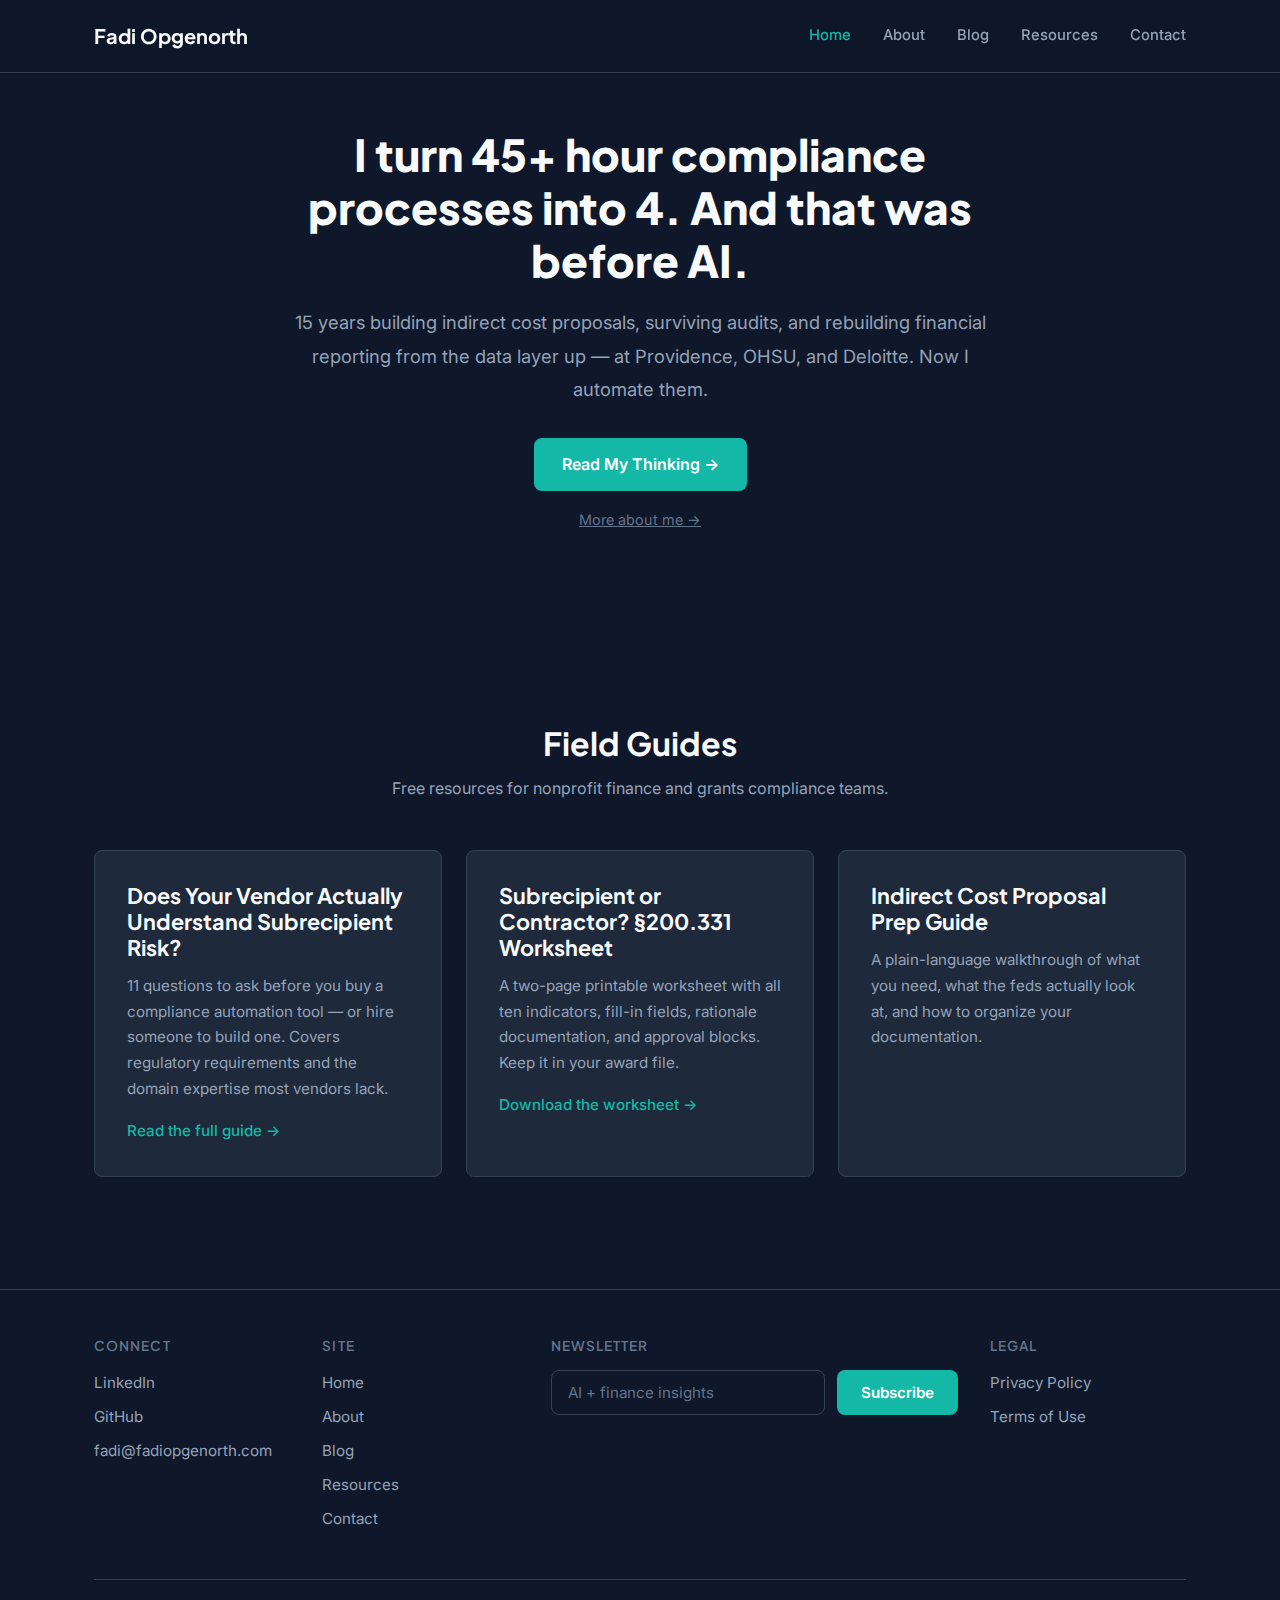
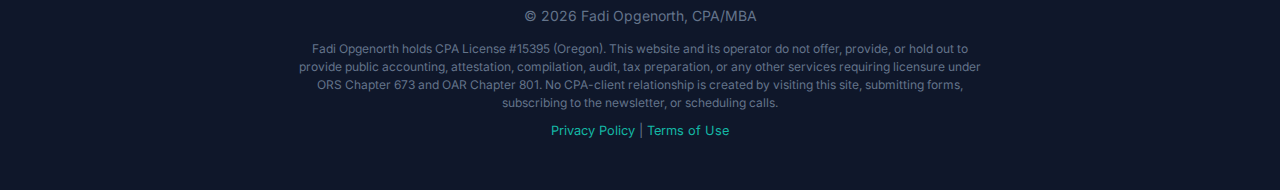
<file: index.html>
<!DOCTYPE html>
<html lang="en">
<head>
  <meta charset="UTF-8">
  <meta name="viewport" content="width=device-width, initial-scale=1.0">
  <title>Fadi Opgenorth — AI Automation for Nonprofit Finance</title>
  <meta name="description" content="CPA/MBA with 15 years in nonprofit finance, now building AI-powered automation for grants compliance, financial close, and federal awards management.">
  <meta property="og:title" content="Fadi Opgenorth — AI Automation for Nonprofit Finance">
  <meta property="og:description" content="CPA/MBA with 15 years in nonprofit finance, now building AI-powered automation for grants compliance, financial close, and federal awards management.">
  <meta property="og:url" content="https://fadiopgenorth.com/index.html">
  <meta property="og:type" content="website">
  <link rel="stylesheet" href="css/style.css">
</head>
<body>

  <!-- Navigation -->
  <nav class="navbar">
    <div class="container nav-inner">
      <a href="index.html" class="nav-logo">Fadi Opgenorth</a>
      <div class="nav-links">
        <a href="index.html" class="active">Home</a>
        <a href="about.html">About</a>
        <a href="blog.html">Blog</a>
        <a href="resources.html">Resources</a>
        <a href="contact.html">Contact</a>
      </div>
      <button class="hamburger" aria-label="Toggle menu">
        <span></span><span></span><span></span>
      </button>
    </div>
  </nav>
  <div class="mobile-nav">
    <a href="index.html" class="active">Home</a>
    <a href="about.html">About</a>
    <a href="blog.html">Blog</a>
    <a href="resources.html">Resources</a>
    <a href="contact.html">Contact</a>
  </div>

  <!-- Hero -->
  <section class="hero">
    <div class="container">
      <h1>I turn 45+ hour compliance processes into 4. And that was before AI.</h1>
      <p>15 years building indirect cost proposals, surviving audits, and rebuilding financial reporting from the data layer up — at Providence, OHSU, and Deloitte. Now I automate them.</p>

      <div class="hero-cta">
        <a href="blog.html" class="btn btn-primary">Read My Thinking &rarr;</a>
      </div>
      <p style="margin-top: 1rem; font-size: 0.9rem; color: var(--text-muted);">
        <a href="about.html" style="color: var(--text-muted); text-decoration: underline;">More about me &rarr;</a>
      </p>
    </div>
  </section>

  <!-- Field Guides -->
  <section>
    <div class="container">
      <div class="section-header">
        <h2>Field Guides</h2>
        <p>Free resources for nonprofit finance and grants compliance teams.</p>
      </div>
      <div class="card-grid">
        <div class="card card-static">
          <h3>Does Your Vendor Actually Understand Subrecipient Risk?</h3>
          <p>11 questions to ask before you buy a compliance automation tool — or hire someone to build one. Covers regulatory requirements and the domain expertise most vendors lack.</p>
          <p style="margin-top: 1rem; margin-bottom: 0;"><a href="blog/subrecipient-risk-assessment.html" style="color: var(--accent); font-weight: 500;">Read the full guide &rarr;</a></p>
        </div>
        <div class="card card-static">
          <h3>Subrecipient or Contractor? &sect;200.331 Worksheet</h3>
          <p>A two-page printable worksheet with all ten indicators, fill-in fields, rationale documentation, and approval blocks. Keep it in your award file.</p>
          <p style="margin-top: 1rem; margin-bottom: 0;"><a href="files/200331-determination-checklist.pdf" style="color: var(--accent); font-weight: 500;">Download the worksheet &rarr;</a></p>
        </div>
        <div class="card card-static">
          <h3>Indirect Cost Proposal Prep Guide</h3>
          <p>A plain-language walkthrough of what you need, what the feds actually look at, and how to organize your documentation.</p>
        </div>
      </div>
    </div>
  </section>


  <!-- Footer -->
  <footer class="site-footer">
    <div class="container">
      <div class="footer-inner">
        <div class="footer-col">
          <h4>Connect</h4>
          <a href="https://www.linkedin.com/in/fadi-opgenorth-cpa-mba/" target="_blank" rel="noopener">LinkedIn</a>
          <a href="https://github.com/Fadi-HVAIH" target="_blank" rel="noopener">GitHub</a>
          <a href="mailto:fadi@fadiopgenorth.com">fadi@fadiopgenorth.com</a>
        </div>
        <div class="footer-col">
          <h4>Site</h4>
          <a href="index.html">Home</a>
          <a href="about.html">About</a>
          <a href="blog.html">Blog</a>
          <a href="resources.html">Resources</a>
          <a href="contact.html">Contact</a>
        </div>
        <div class="footer-col footer-newsletter">
          <h4>Newsletter</h4>
          <form class="form-inline" action="https://buttondown.com/api/emails/embed-subscribe/opgenorth" method="post" referrerpolicy="unsafe-url">
            <input type="email" name="email" placeholder="AI + finance insights" required>
            <button type="submit">Subscribe</button>
          </form>
        </div>
        <div class="footer-col">
          <h4>Legal</h4>
          <a href="privacy.html">Privacy Policy</a>
          <a href="terms.html">Terms of Use</a>
        </div>
      </div>
      <div class="footer-bottom">
        &copy; 2026 Fadi Opgenorth, CPA/MBA
        <p style="font-size: 0.75rem; max-width: 700px; margin: 0.75rem auto 0; color: var(--text-muted); line-height: 1.5;">Fadi Opgenorth holds CPA License #15395 (Oregon). This website and its operator do not offer, provide, or hold out to provide public accounting, attestation, compilation, audit, tax preparation, or any other services requiring licensure under ORS Chapter 673 and OAR Chapter 801. No CPA-client relationship is created by visiting this site, submitting forms, subscribing to the newsletter, or scheduling calls.</p>
        <p style="font-size: 0.8rem; margin-top: 0.5rem;"><a href="privacy.html">Privacy Policy</a> | <a href="terms.html">Terms of Use</a></p>
      </div>
    </div>
  </footer>

  <script src="js/main.js"></script>
</body>
</html>
</file>
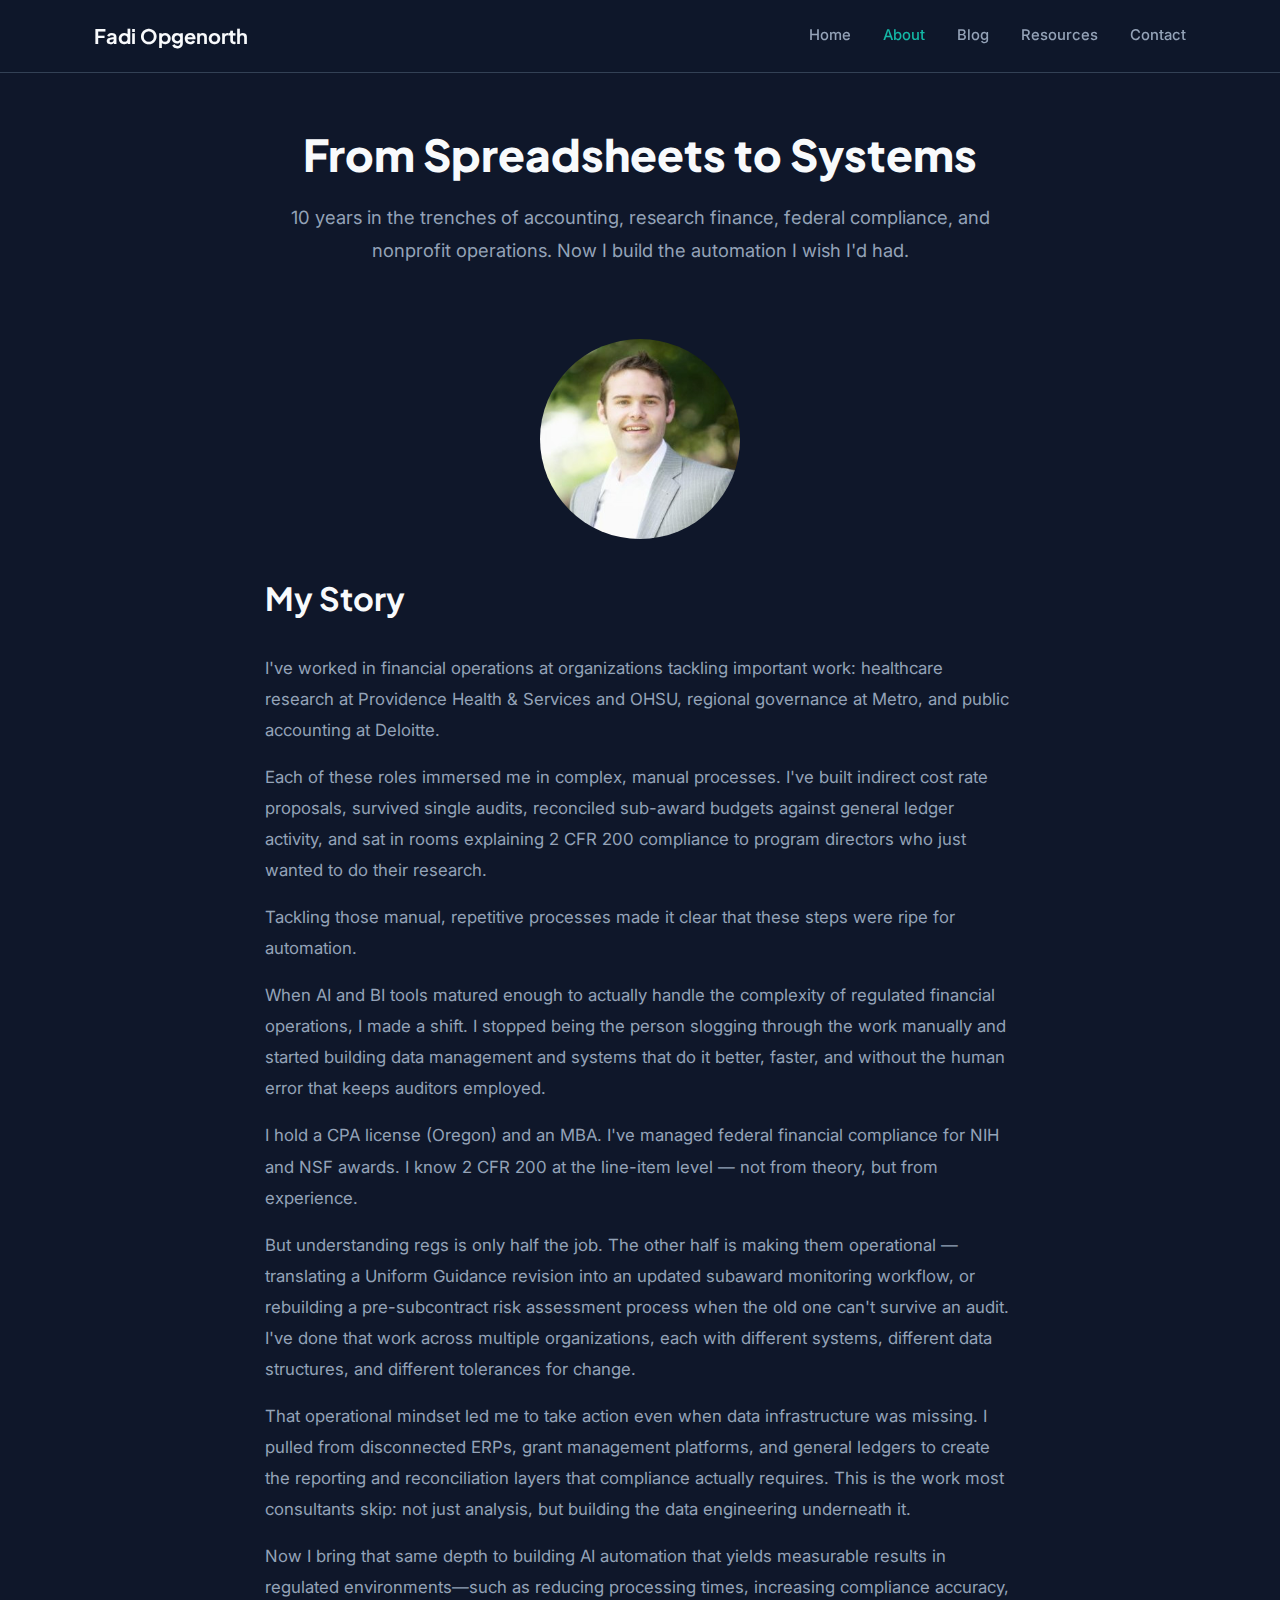
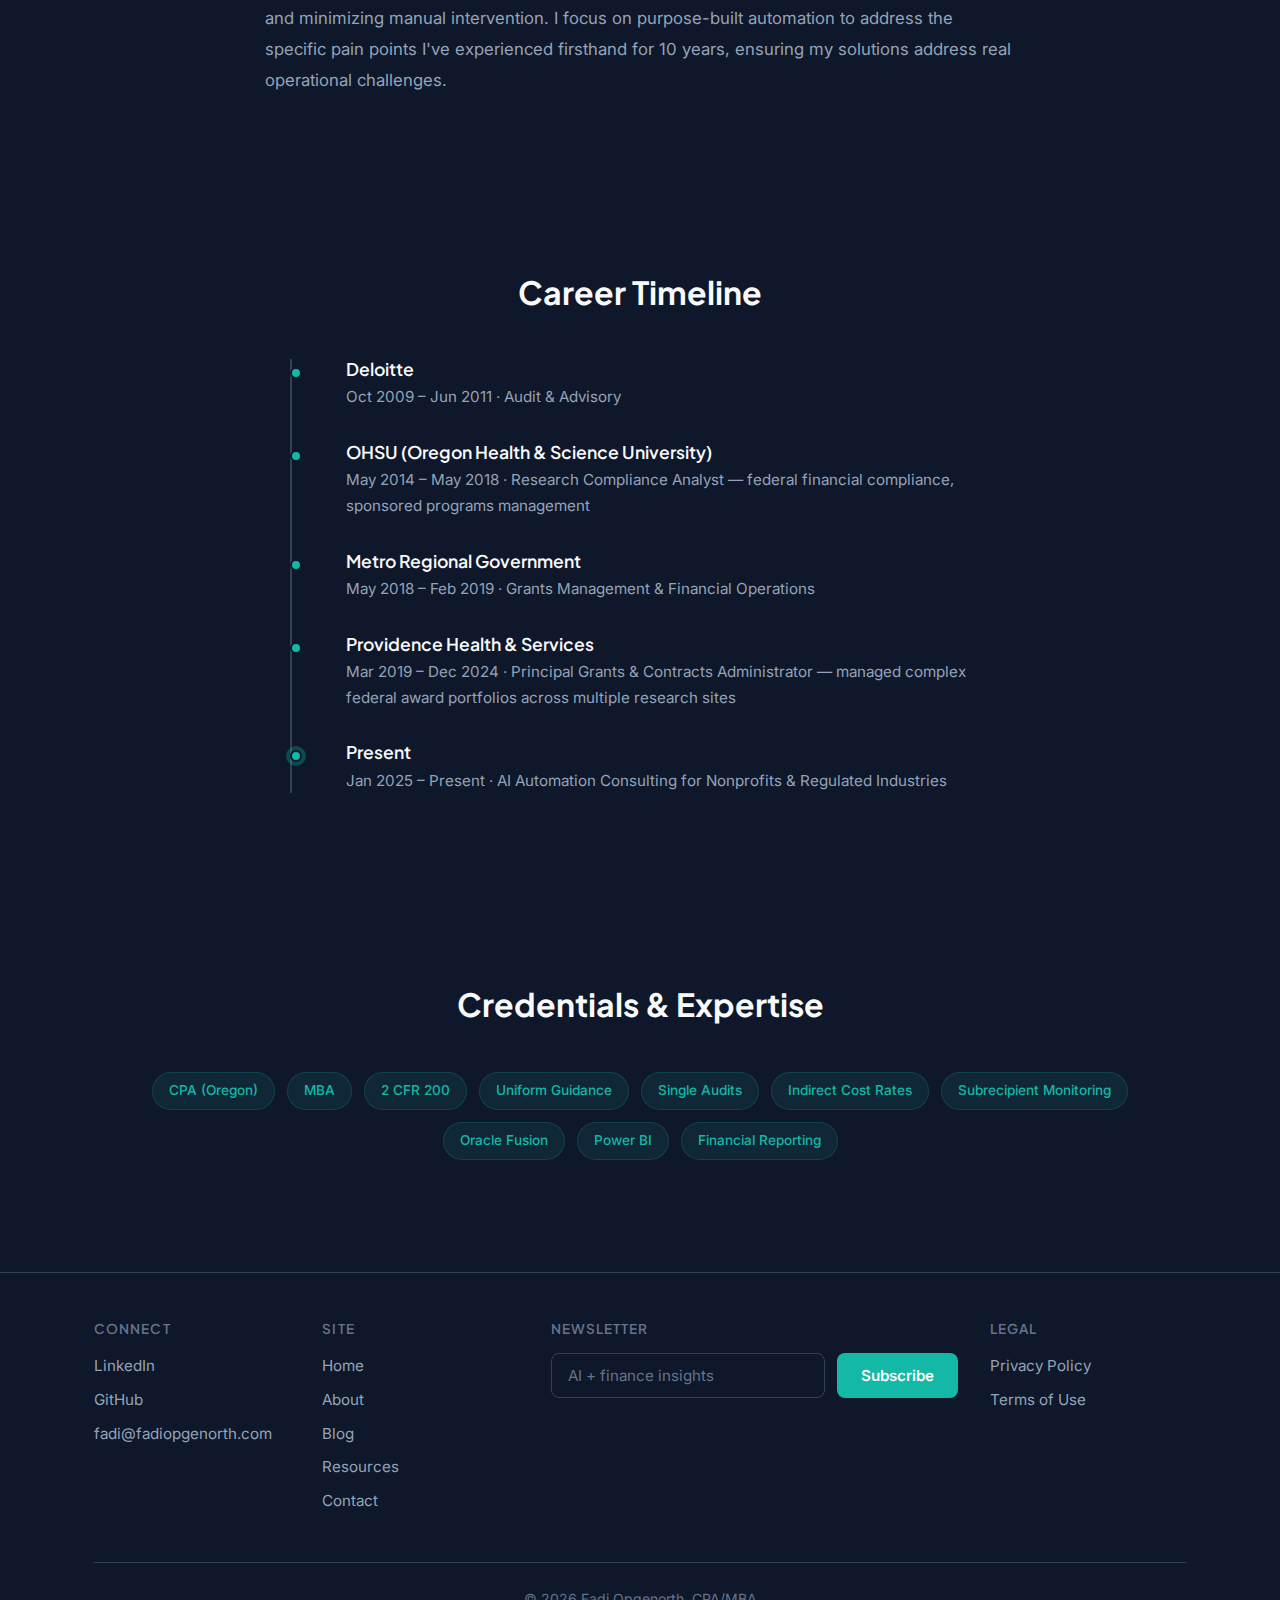
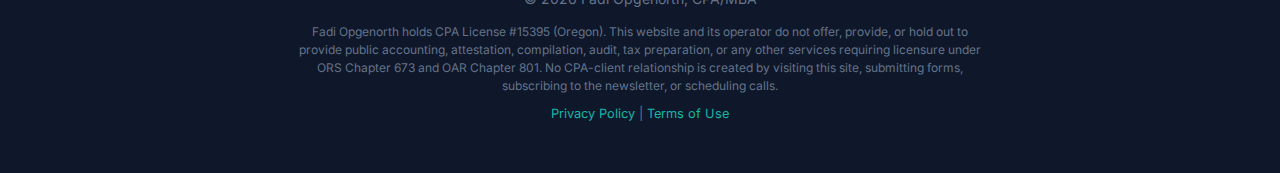
<file: about.html>
<!DOCTYPE html>
<html lang="en">
<head>
  <meta charset="UTF-8">
  <meta name="viewport" content="width=device-width, initial-scale=1.0">
  <title>About — Fadi Opgenorth</title>
  <meta name="description" content="10 years in accounting, research finance, federal compliance, and nonprofit operations. CPA/MBA now building AI automation for financial operations.">
  <meta property="og:title" content="About — Fadi Opgenorth">
  <meta property="og:description" content="10 years in accounting, research finance, federal compliance, and nonprofit operations. CPA/MBA now building AI automation for financial operations.">
  <meta property="og:url" content="https://fadiopgenorth.com/about.html">
  <meta property="og:type" content="website">
  <link rel="stylesheet" href="css/style.css">
</head>
<body>

  <!-- Navigation -->
  <nav class="navbar">
    <div class="container nav-inner">
      <a href="index.html" class="nav-logo">Fadi Opgenorth</a>
      <div class="nav-links">
        <a href="index.html">Home</a>
        <a href="about.html" class="active">About</a>
        <a href="blog.html">Blog</a>
        <a href="resources.html">Resources</a>
        <a href="contact.html">Contact</a>
      </div>
      <button class="hamburger" aria-label="Toggle menu">
        <span></span><span></span><span></span>
      </button>
    </div>
  </nav>
  <div class="mobile-nav">
    <a href="index.html">Home</a>
    <a href="about.html" class="active">About</a>
    <a href="blog.html">Blog</a>
    <a href="resources.html">Resources</a>
    <a href="contact.html">Contact</a>
  </div>

  <!-- Hero -->
  <section class="hero" style="padding-bottom: 2.5rem;">
    <div class="container">
      <h1>From Spreadsheets to Systems</h1>
      <p>10 years in the trenches of accounting, research finance, federal compliance, and nonprofit operations. Now I build the automation I wish I'd had.</p>
    </div>
  </section>

  <!-- Photo Placeholder -->
  <section style="padding-top: 0; padding-bottom: 1rem;">
    <div class="container">
      <img src="images/fadi-opgenorth-headshot.jpg" alt="Fadi Opgenorth, CPA/MBA" style="border-radius: 50%; max-width: 200px; display: block; margin: 0 auto;">
    </div>
  </section>

  <!-- My Story -->
  <section style="padding-top: 1.5rem;">
    <div class="container">
      <div class="blog-post">
        <h2>My Story</h2>
        <br>
        <p>I've worked in financial operations at organizations tackling important work: healthcare research at Providence Health &amp; Services and OHSU, regional governance at Metro, and public accounting at Deloitte.</p>

        <p>Each of these roles immersed me in complex, manual processes. I've built indirect cost rate proposals, survived single audits, reconciled sub-award budgets against general ledger activity, and sat in rooms explaining 2 CFR 200 compliance to program directors who just wanted to do their research.</p>

        <p>Tackling those manual, repetitive processes made it clear that these steps were ripe for automation.</p>

        <p>When AI and BI tools matured enough to actually handle the complexity of regulated financial operations, I made a shift. I stopped being the person slogging through the work manually and started building data management and systems that do it better, faster, and without the human error that keeps auditors employed.</p>

        <p>I hold a CPA license (Oregon) and an MBA. I've managed federal financial compliance for NIH and NSF awards. I know 2 CFR 200 at the line-item level — not from theory, but from experience.</p>

        <p>But understanding regs is only half the job. The other half is making them operational — translating a Uniform Guidance revision into an updated subaward monitoring workflow, or rebuilding a pre-subcontract risk assessment process when the old one can't survive an audit. I've done that work across multiple organizations, each with different systems, different data structures, and different tolerances for change.</p>

        <p>That operational mindset led me to take action even when data infrastructure was missing. I pulled from disconnected ERPs, grant management platforms, and general ledgers to create the reporting and reconciliation layers that compliance actually requires. This is the work most consultants skip: not just analysis, but building the data engineering underneath it.</p>

        <p>Now I bring that same depth to building AI automation that yields measurable results in regulated environments—such as reducing processing times, increasing compliance accuracy, and minimizing manual intervention. I focus on purpose-built automation to address the specific pain points I've experienced firsthand for 10 years, ensuring my solutions address real operational challenges.</p>
      </div>
    </div>
  </section>

  <!-- Career Timeline -->
  <section>
    <div class="container">
      <div class="section-header">
        <h2>Career Timeline</h2>
      </div>
      <div class="timeline">
        <div class="timeline-item">
          <h4>Deloitte</h4>
          <p>Oct 2009 – Jun 2011 · Audit &amp; Advisory</p>
        </div>
        <div class="timeline-item">
          <h4>OHSU (Oregon Health &amp; Science University)</h4>
          <p>May 2014 – May 2018 · Research Compliance Analyst — federal financial compliance, sponsored programs management</p>
        </div>
        <div class="timeline-item">
          <h4>Metro Regional Government</h4>
          <p>May 2018 – Feb 2019 · Grants Management &amp; Financial Operations</p>
        </div>
        <div class="timeline-item">
          <h4>Providence Health &amp; Services</h4>
          <p>Mar 2019 – Dec 2024 · Principal Grants &amp; Contracts Administrator — managed complex federal award portfolios across multiple research sites</p>
        </div>
        <div class="timeline-item">
          <h4>Present</h4>
          <p>Jan 2025 – Present · AI Automation Consulting for Nonprofits &amp; Regulated Industries</p>
        </div>
      </div>
    </div>
  </section>

  <!-- Credentials -->
  <section>
    <div class="container">
      <div class="section-header">
        <h2>Credentials &amp; Expertise</h2>
      </div>
      <div class="credentials" style="justify-content: center;">
        <span class="credential-tag">CPA (Oregon)</span>
        <span class="credential-tag">MBA</span>
        <span class="credential-tag">2 CFR 200</span>
        <span class="credential-tag">Uniform Guidance</span>
        <span class="credential-tag">Single Audits</span>
        <span class="credential-tag">Indirect Cost Rates</span>
        <span class="credential-tag">Subrecipient Monitoring</span>
        <span class="credential-tag">Oracle Fusion</span>
        <span class="credential-tag">Power BI</span>
        <span class="credential-tag">Financial Reporting</span>
      </div>
    </div>
  </section>

  <!-- Footer -->
  <footer class="site-footer">
    <div class="container">
      <div class="footer-inner">
        <div class="footer-col">
          <h4>Connect</h4>
          <a href="https://www.linkedin.com/in/fadi-opgenorth-cpa-mba/" target="_blank" rel="noopener">LinkedIn</a>
          <a href="https://github.com/Fadi-HVAIH" target="_blank" rel="noopener">GitHub</a>
          <a href="mailto:fadi@fadiopgenorth.com">fadi@fadiopgenorth.com</a>
        </div>
        <div class="footer-col">
          <h4>Site</h4>
          <a href="index.html">Home</a>
          <a href="about.html">About</a>
          <a href="blog.html">Blog</a>
          <a href="resources.html">Resources</a>
          <a href="contact.html">Contact</a>
        </div>
        <div class="footer-col footer-newsletter">
          <h4>Newsletter</h4>
          <form class="form-inline" action="https://buttondown.com/api/emails/embed-subscribe/opgenorth" method="post" referrerpolicy="unsafe-url">
            <input type="email" name="email" placeholder="AI + finance insights" required>
            <button type="submit">Subscribe</button>
          </form>
        </div>
        <div class="footer-col">
          <h4>Legal</h4>
          <a href="privacy.html">Privacy Policy</a>
          <a href="terms.html">Terms of Use</a>
        </div>
      </div>
      <div class="footer-bottom">
        &copy; 2026 Fadi Opgenorth, CPA/MBA
        <p style="font-size: 0.75rem; max-width: 700px; margin: 0.75rem auto 0; color: var(--text-muted); line-height: 1.5;">Fadi Opgenorth holds CPA License #15395 (Oregon). This website and its operator do not offer, provide, or hold out to provide public accounting, attestation, compilation, audit, tax preparation, or any other services requiring licensure under ORS Chapter 673 and OAR Chapter 801. No CPA-client relationship is created by visiting this site, submitting forms, subscribing to the newsletter, or scheduling calls.</p>
        <p style="font-size: 0.8rem; margin-top: 0.5rem;"><a href="privacy.html">Privacy Policy</a> | <a href="terms.html">Terms of Use</a></p>
      </div>
    </div>
  </footer>

  <script src="js/main.js"></script>
</body>
</html>
</file>
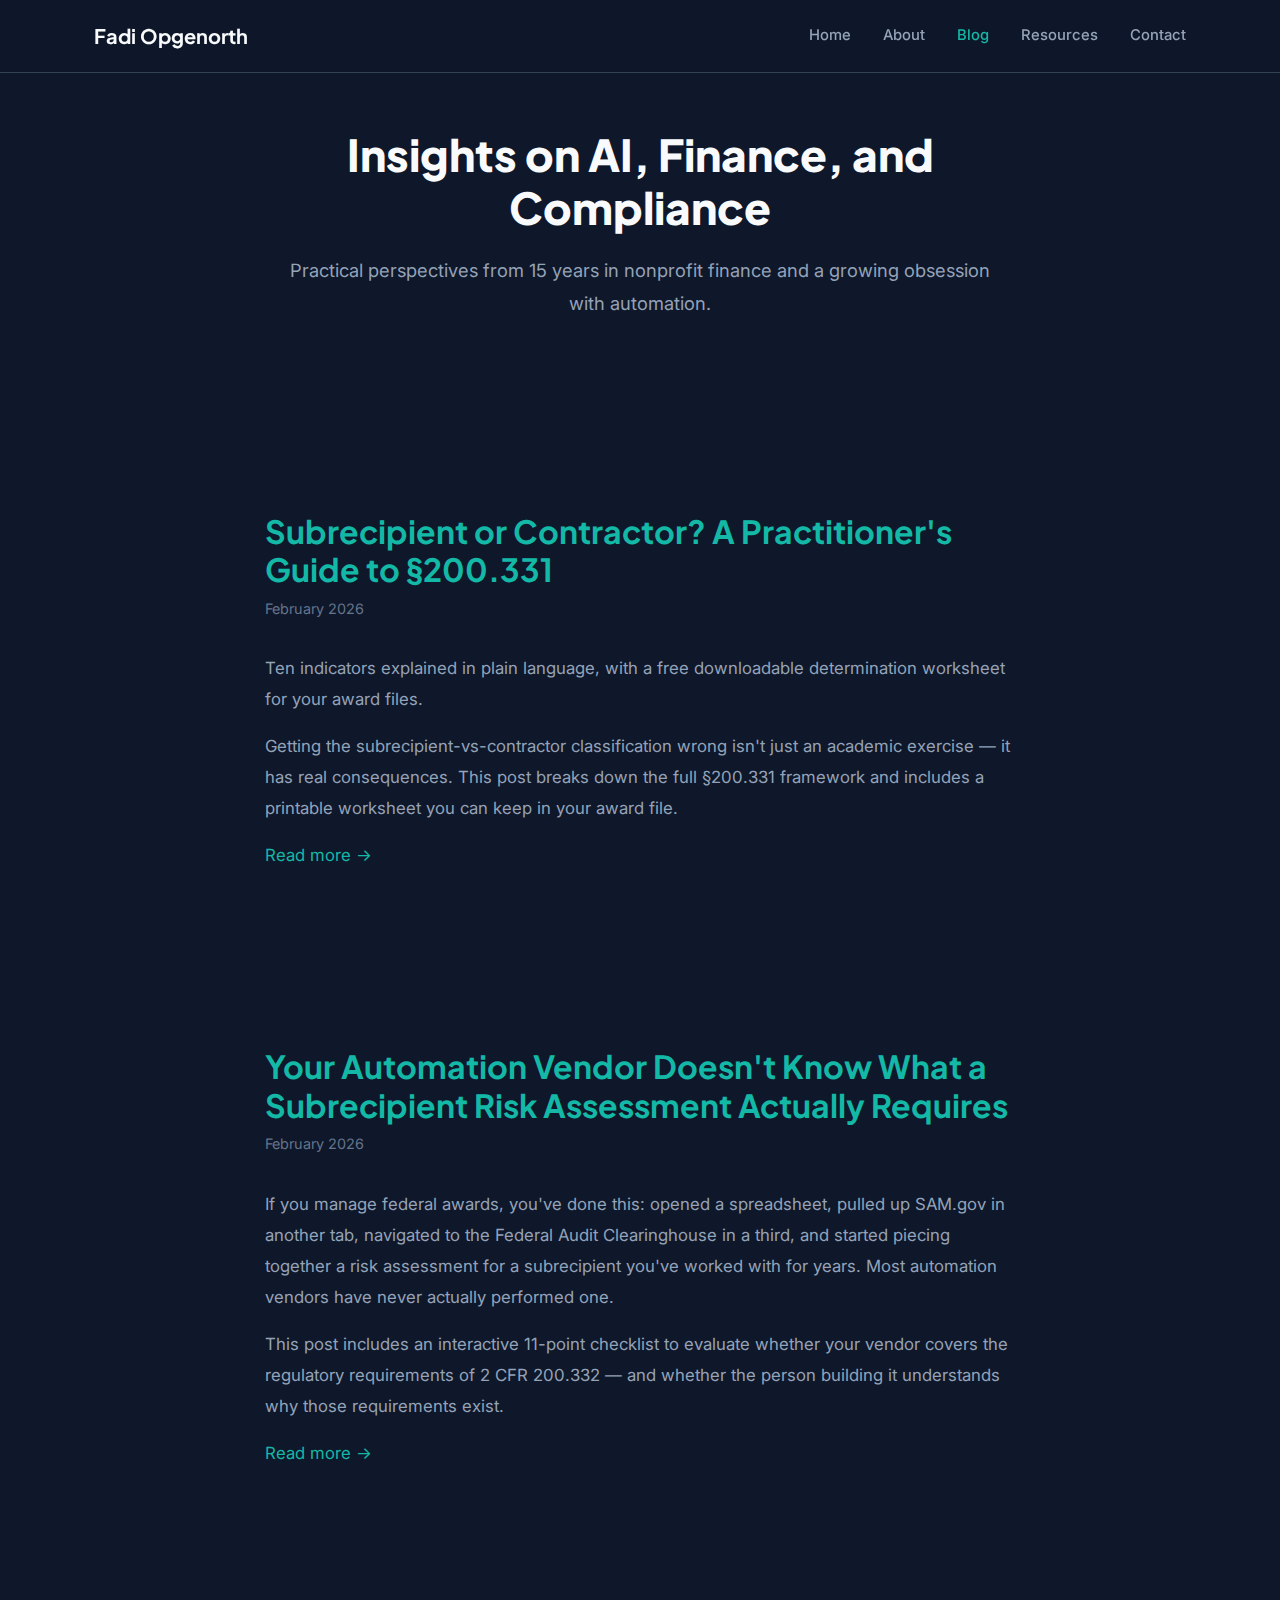
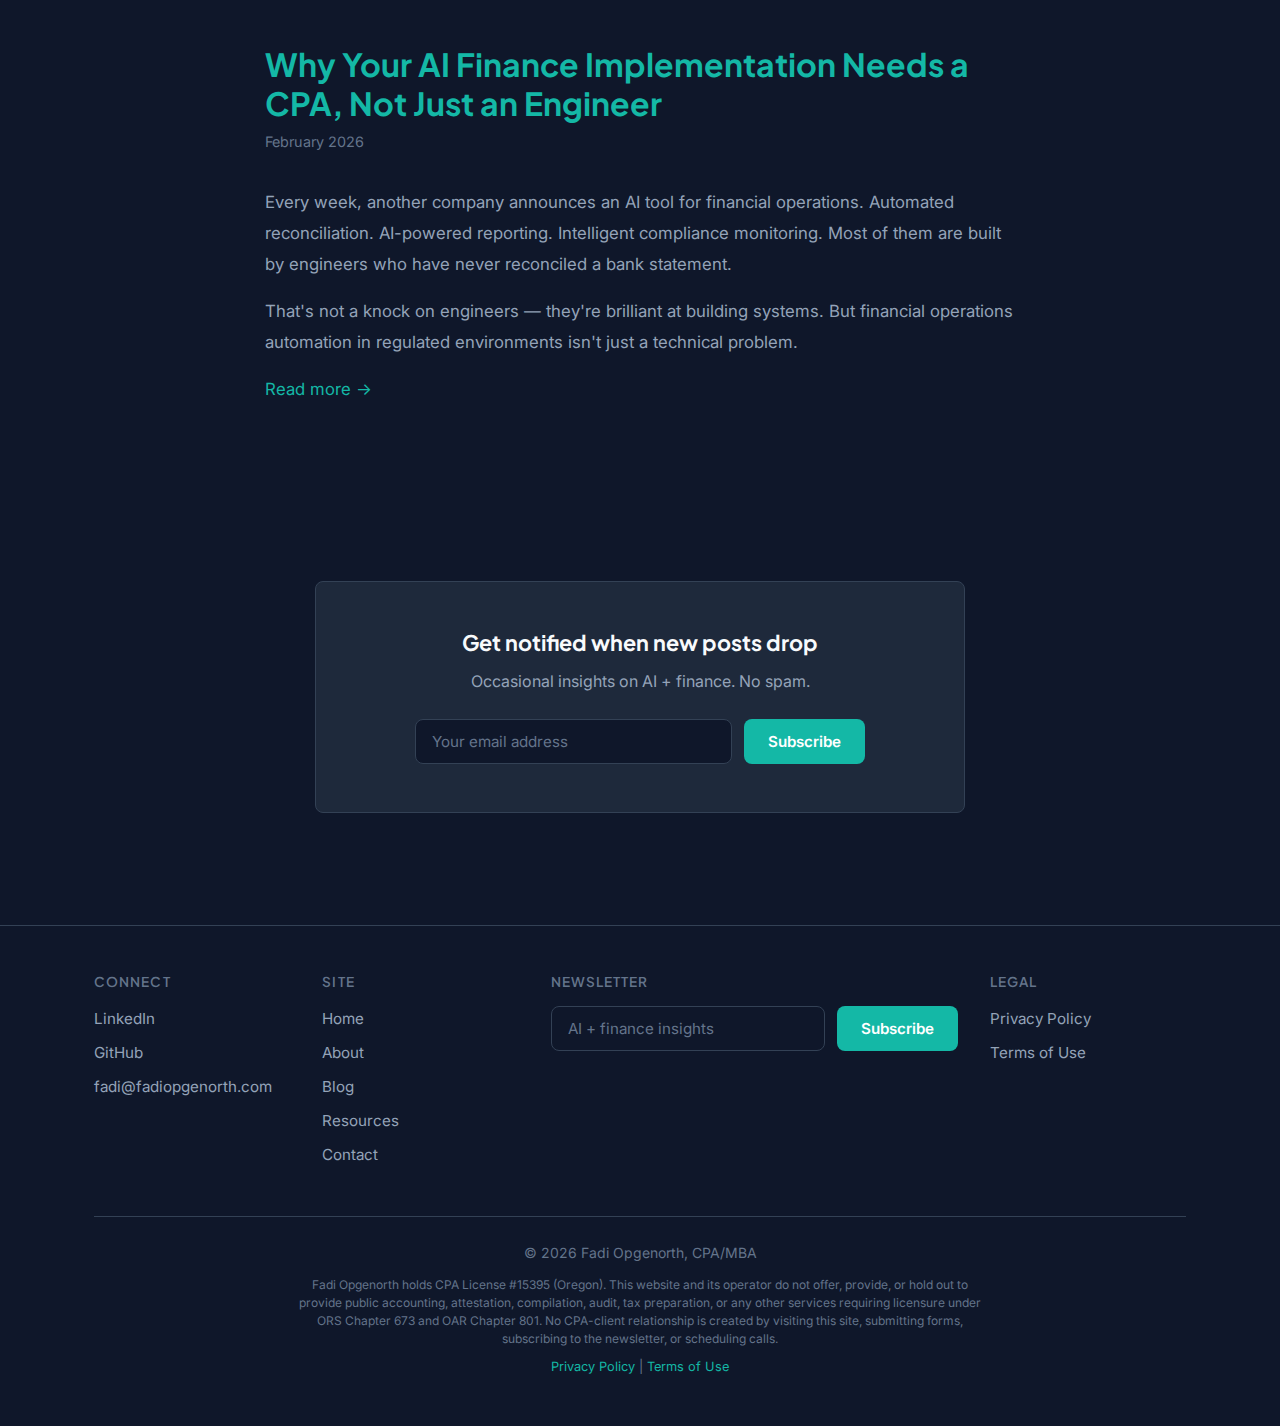
<file: blog.html>
<!DOCTYPE html>
<html lang="en">
<head>
  <meta charset="UTF-8">
  <meta name="viewport" content="width=device-width, initial-scale=1.0">
  <title>Blog — Fadi Opgenorth</title>
  <meta name="description" content="Practical perspectives on AI, finance, and compliance from 15 years in nonprofit finance.">
  <meta property="og:title" content="Blog — Fadi Opgenorth">
  <meta property="og:description" content="Practical perspectives on AI, finance, and compliance from 15 years in nonprofit finance.">
  <meta property="og:url" content="https://fadiopgenorth.com/blog.html">
  <meta property="og:type" content="website">
  <link rel="stylesheet" href="css/style.css">
</head>
<body>

  <!-- Navigation -->
  <nav class="navbar">
    <div class="container nav-inner">
      <a href="index.html" class="nav-logo">Fadi Opgenorth</a>
      <div class="nav-links">
        <a href="index.html">Home</a>
        <a href="about.html">About</a>
        <a href="blog.html" class="active">Blog</a>
        <a href="resources.html">Resources</a>
        <a href="contact.html">Contact</a>
      </div>
      <button class="hamburger" aria-label="Toggle menu">
        <span></span><span></span><span></span>
      </button>
    </div>
  </nav>
  <div class="mobile-nav">
    <a href="index.html">Home</a>
    <a href="about.html">About</a>
    <a href="blog.html" class="active">Blog</a>
    <a href="resources.html">Resources</a>
    <a href="contact.html">Contact</a>
  </div>

  <!-- Hero -->
  <section class="hero">
    <div class="container">
      <h1>Insights on AI, Finance, and Compliance</h1>
      <p>Practical perspectives from 15 years in nonprofit finance and a growing obsession with automation.</p>
    </div>
  </section>

  <!--
    BLOG INDEX TEMPLATE
    ===================
    To add a new blog post:
    1. Create the post as a standalone HTML file in the blog/ directory
    2. Use blog/subrecipient-risk-assessment.html as the template for page structure
    3. All nav/footer links in blog/ pages must use ../ prefix
    4. Add a new entry below (newest first) following this format:

    <section>
      <div class="container">
        <article class="blog-post">
          <h2><a href="blog/your-post-slug.html">Post Title</a></h2>
          <div class="post-meta">Month Year</div>
          <p>2-3 sentence excerpt...</p>
          <p><a href="blog/your-post-slug.html">Read more &rarr;</a></p>
        </article>
      </div>
    </section>
  -->

  <!-- Blog Post 3 (newest) -->
  <section>
    <div class="container">
      <article class="blog-post">
        <h2><a href="blog/subrecipient-vs-contractor.html">Subrecipient or Contractor? A Practitioner's Guide to &sect;200.331</a></h2>
        <div class="post-meta">February 2026</div>
        <p>Ten indicators explained in plain language, with a free downloadable determination worksheet for your award files.</p>
        <p>Getting the subrecipient-vs-contractor classification wrong isn't just an academic exercise &mdash; it has real consequences. This post breaks down the full &sect;200.331 framework and includes a printable worksheet you can keep in your award file.</p>
        <p><a href="blog/subrecipient-vs-contractor.html">Read more &rarr;</a></p>
      </article>
    </div>
  </section>

  <!-- Blog Post 2 -->
  <section>
    <div class="container">
      <article class="blog-post">
        <h2><a href="blog/subrecipient-risk-assessment.html">Your Automation Vendor Doesn't Know What a Subrecipient Risk Assessment Actually Requires</a></h2>
        <div class="post-meta">February 2026</div>
        <p>If you manage federal awards, you've done this: opened a spreadsheet, pulled up SAM.gov in another tab, navigated to the Federal Audit Clearinghouse in a third, and started piecing together a risk assessment for a subrecipient you've worked with for years. Most automation vendors have never actually performed one.</p>
        <p>This post includes an interactive 11-point checklist to evaluate whether your vendor covers the regulatory requirements of 2 CFR 200.332 — and whether the person building it understands why those requirements exist.</p>
        <p><a href="blog/subrecipient-risk-assessment.html">Read more &rarr;</a></p>
      </article>
    </div>
  </section>

  <!-- Blog Post 1 -->
  <section>
    <div class="container">
      <article class="blog-post">
        <h2><a href="blog/ai-finance-cpa.html">Why Your AI Finance Implementation Needs a CPA, Not Just an Engineer</a></h2>
        <div class="post-meta">February 2026</div>
        <p>Every week, another company announces an AI tool for financial operations. Automated reconciliation. AI-powered reporting. Intelligent compliance monitoring. Most of them are built by engineers who have never reconciled a bank statement.</p>
        <p>That's not a knock on engineers — they're brilliant at building systems. But financial operations automation in regulated environments isn't just a technical problem.</p>
        <p><a href="blog/ai-finance-cpa.html">Read more &rarr;</a></p>
      </article>
    </div>
  </section>

  <!-- Newsletter CTA -->
  <section>
    <div class="container">
      <div class="cta-box">
        <h3>Get notified when new posts drop</h3>
        <p>Occasional insights on AI + finance. No spam.</p>
        <form class="form-inline" action="https://buttondown.com/api/emails/embed-subscribe/opgenorth" method="post" referrerpolicy="unsafe-url">
          <input type="email" name="email" placeholder="Your email address" required>
          <button type="submit">Subscribe</button>
        </form>
      </div>
    </div>
  </section>

  <!-- Footer -->
  <footer class="site-footer">
    <div class="container">
      <div class="footer-inner">
        <div class="footer-col">
          <h4>Connect</h4>
          <a href="https://www.linkedin.com/in/fadi-opgenorth-cpa-mba/" target="_blank" rel="noopener">LinkedIn</a>
          <a href="https://github.com/Fadi-HVAIH" target="_blank" rel="noopener">GitHub</a>
          <a href="mailto:fadi@fadiopgenorth.com">fadi@fadiopgenorth.com</a>
        </div>
        <div class="footer-col">
          <h4>Site</h4>
          <a href="index.html">Home</a>
          <a href="about.html">About</a>
          <a href="blog.html">Blog</a>
          <a href="resources.html">Resources</a>
          <a href="contact.html">Contact</a>
        </div>
        <div class="footer-col footer-newsletter">
          <h4>Newsletter</h4>
          <form class="form-inline" action="https://buttondown.com/api/emails/embed-subscribe/opgenorth" method="post" referrerpolicy="unsafe-url">
            <input type="email" name="email" placeholder="AI + finance insights" required>
            <button type="submit">Subscribe</button>
          </form>
        </div>
        <div class="footer-col">
          <h4>Legal</h4>
          <a href="privacy.html">Privacy Policy</a>
          <a href="terms.html">Terms of Use</a>
        </div>
      </div>
      <div class="footer-bottom">
        &copy; 2026 Fadi Opgenorth, CPA/MBA
        <p style="font-size: 0.75rem; max-width: 700px; margin: 0.75rem auto 0; color: var(--text-muted); line-height: 1.5;">Fadi Opgenorth holds CPA License #15395 (Oregon). This website and its operator do not offer, provide, or hold out to provide public accounting, attestation, compilation, audit, tax preparation, or any other services requiring licensure under ORS Chapter 673 and OAR Chapter 801. No CPA-client relationship is created by visiting this site, submitting forms, subscribing to the newsletter, or scheduling calls.</p>
        <p style="font-size: 0.8rem; margin-top: 0.5rem;"><a href="privacy.html">Privacy Policy</a> | <a href="terms.html">Terms of Use</a></p>
      </div>
    </div>
  </footer>

  <script src="js/main.js"></script>
</body>
</html>
</file>
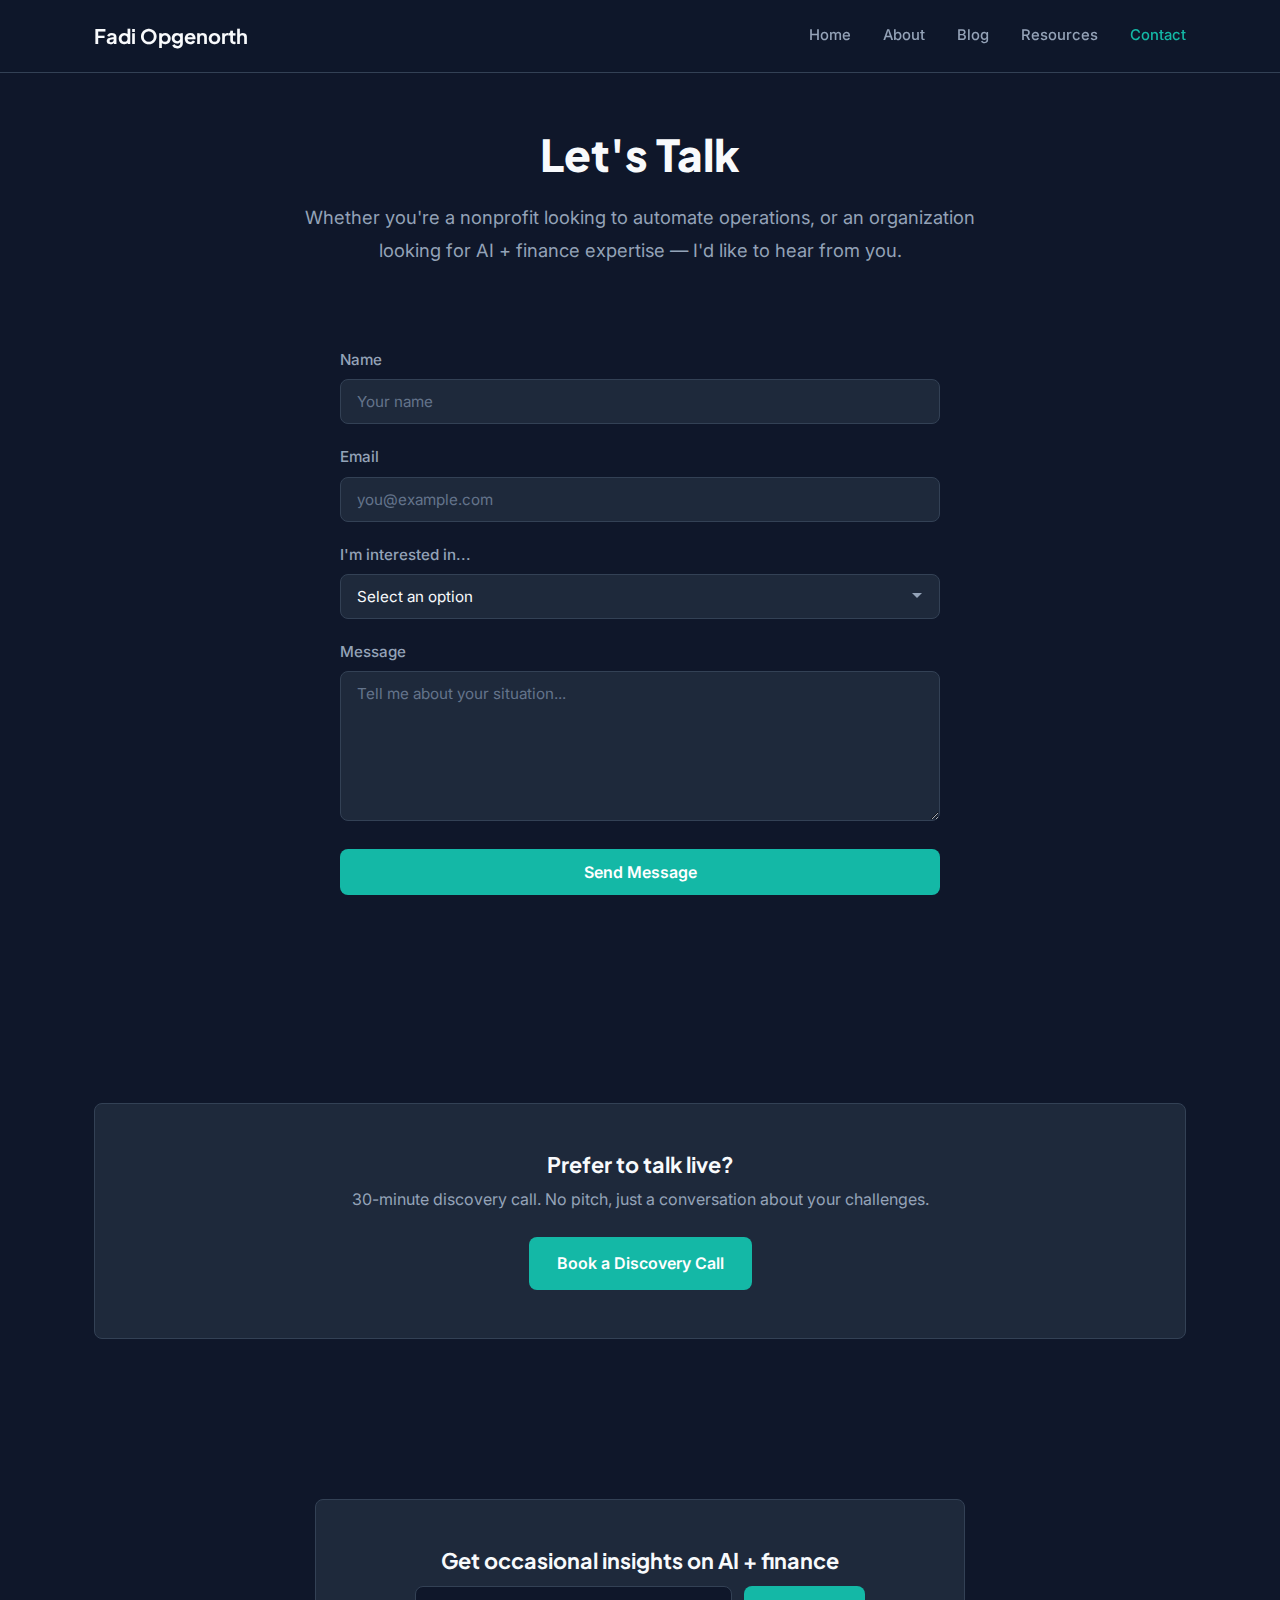
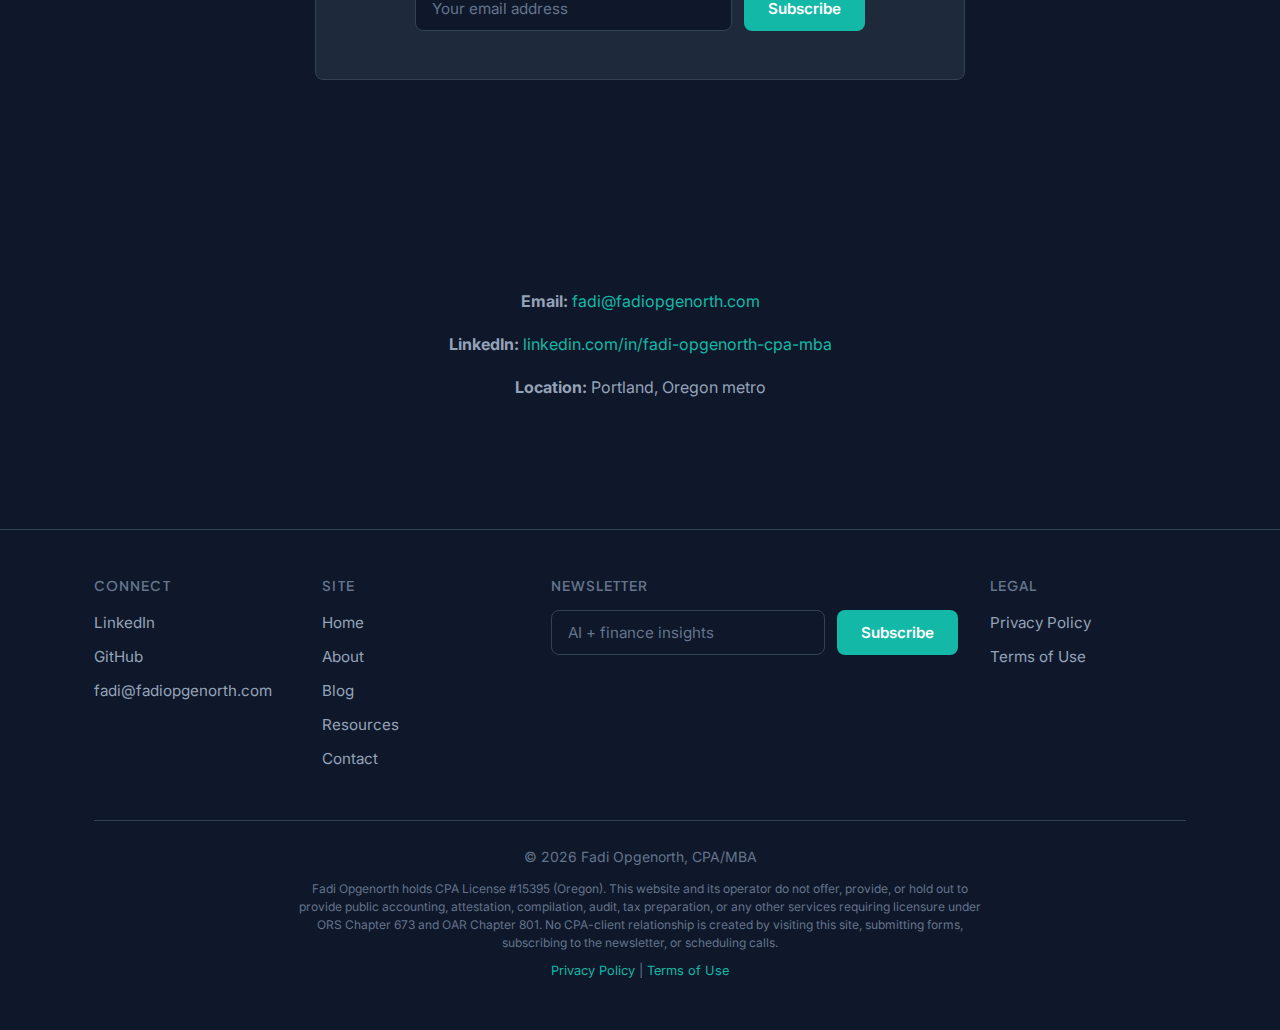
<file: contact.html>
<!DOCTYPE html>
<html lang="en">
<head>
  <meta charset="UTF-8">
  <meta name="viewport" content="width=device-width, initial-scale=1.0">
  <title>Contact — Fadi Opgenorth</title>
  <meta name="description" content="Get in touch about AI automation services, hiring, or partnerships. Book a free discovery call.">
  <meta property="og:title" content="Contact — Fadi Opgenorth">
  <meta property="og:description" content="Get in touch about AI automation services, hiring, or partnerships. Book a free discovery call.">
  <meta property="og:url" content="https://fadiopgenorth.com/contact.html">
  <meta property="og:type" content="website">
  <link rel="stylesheet" href="css/style.css">
</head>
<body>

  <!-- Navigation -->
  <nav class="navbar">
    <div class="container nav-inner">
      <a href="index.html" class="nav-logo">Fadi Opgenorth</a>
      <div class="nav-links">
        <a href="index.html">Home</a>
        <a href="about.html">About</a>
        <a href="blog.html">Blog</a>
        <a href="resources.html">Resources</a>
        <a href="contact.html" class="active">Contact</a>
      </div>
      <button class="hamburger" aria-label="Toggle menu">
        <span></span><span></span><span></span>
      </button>
    </div>
  </nav>
  <div class="mobile-nav">
    <a href="index.html">Home</a>
    <a href="about.html">About</a>
    <a href="blog.html">Blog</a>
    <a href="resources.html">Resources</a>
    <a href="contact.html" class="active">Contact</a>
  </div>

  <!-- Hero -->
  <section class="hero" style="padding-bottom: 1.5rem;">
    <div class="container">
      <h1>Let's Talk</h1>
      <p>Whether you're a nonprofit looking to automate operations, or an organization looking for AI + finance expertise — I'd like to hear from you.</p>
    </div>
  </section>

  <!-- Contact Form -->
  <section style="padding-top: 1.5rem;">
    <div class="container">
      <form class="contact-form" action="https://formspree.io/f/mqednzyw" method="POST">
        <div class="form-group">
          <label for="name">Name</label>
          <input type="text" id="name" name="name" placeholder="Your name" required>
        </div>
        <div class="form-group">
          <label for="email">Email</label>
          <input type="email" id="email" name="email" placeholder="you@example.com" required>
        </div>
        <div class="form-group">
          <label for="interest">I'm interested in...</label>
          <select id="interest" name="interest" required>
            <option value="" disabled selected>Select an option</option>
            <option value="AI + Finance/Compliance Automation">AI + Finance/Compliance Automation</option>
            <option value="Hiring Fadi">Hiring Fadi</option>
            <option value="Partnership">Partnership</option>
            <option value="Other">Other</option>
          </select>
        </div>
        <div class="form-group">
          <label for="message">Message</label>
          <textarea id="message" name="message" placeholder="Tell me about your situation..." required></textarea>
        </div>
        <button type="submit" class="btn btn-primary" style="width: 100%;">Send Message</button>
      </form>
    </div>
  </section>

  <!-- Book a Call -->
  <section>
    <div class="container">
      <div class="book-call">
        <h3>Prefer to talk live?</h3>
        <p>30-minute discovery call. No pitch, just a conversation about your challenges.</p>
        <a href="https://cal.com/fadi-opgenorth/discovery" class="btn btn-primary" target="_blank" rel="noopener">Book a Discovery Call</a>
      </div>
    </div>
  </section>

  <!-- Newsletter -->
  <section>
    <div class="container">
      <div class="cta-box">
        <h3>Get occasional insights on AI + finance</h3>
        <form class="form-inline" action="https://buttondown.com/api/emails/embed-subscribe/opgenorth" method="post" referrerpolicy="unsafe-url">
          <input type="email" name="email" placeholder="Your email address" required>
          <button type="submit">Subscribe</button>
        </form>
      </div>
    </div>
  </section>

  <!-- Direct Contact -->
  <section>
    <div class="container">
      <div class="direct-contact">
        <p><strong>Email:</strong> <a href="mailto:fadi@fadiopgenorth.com">fadi@fadiopgenorth.com</a></p>
        <p><strong>LinkedIn:</strong> <a href="https://www.linkedin.com/in/fadi-opgenorth-cpa-mba/" target="_blank" rel="noopener">linkedin.com/in/fadi-opgenorth-cpa-mba</a></p>
        <p><strong>Location:</strong> Portland, Oregon metro</p>
      </div>
    </div>
  </section>

  <!-- Footer -->
  <footer class="site-footer">
    <div class="container">
      <div class="footer-inner">
        <div class="footer-col">
          <h4>Connect</h4>
          <a href="https://www.linkedin.com/in/fadi-opgenorth-cpa-mba/" target="_blank" rel="noopener">LinkedIn</a>
          <a href="https://github.com/Fadi-HVAIH" target="_blank" rel="noopener">GitHub</a>
          <a href="mailto:fadi@fadiopgenorth.com">fadi@fadiopgenorth.com</a>
        </div>
        <div class="footer-col">
          <h4>Site</h4>
          <a href="index.html">Home</a>
          <a href="about.html">About</a>
          <a href="blog.html">Blog</a>
          <a href="resources.html">Resources</a>
          <a href="contact.html">Contact</a>
        </div>
        <div class="footer-col footer-newsletter">
          <h4>Newsletter</h4>
          <form class="form-inline" action="https://buttondown.com/api/emails/embed-subscribe/opgenorth" method="post" referrerpolicy="unsafe-url">
            <input type="email" name="email" placeholder="AI + finance insights" required>
            <button type="submit">Subscribe</button>
          </form>
        </div>
        <div class="footer-col">
          <h4>Legal</h4>
          <a href="privacy.html">Privacy Policy</a>
          <a href="terms.html">Terms of Use</a>
        </div>
      </div>
      <div class="footer-bottom">
        &copy; 2026 Fadi Opgenorth, CPA/MBA
        <p style="font-size: 0.75rem; max-width: 700px; margin: 0.75rem auto 0; color: var(--text-muted); line-height: 1.5;">Fadi Opgenorth holds CPA License #15395 (Oregon). This website and its operator do not offer, provide, or hold out to provide public accounting, attestation, compilation, audit, tax preparation, or any other services requiring licensure under ORS Chapter 673 and OAR Chapter 801. No CPA-client relationship is created by visiting this site, submitting forms, subscribing to the newsletter, or scheduling calls.</p>
        <p style="font-size: 0.8rem; margin-top: 0.5rem;"><a href="privacy.html">Privacy Policy</a> | <a href="terms.html">Terms of Use</a></p>
      </div>
    </div>
  </footer>

  <script src="js/main.js"></script>
</body>
</html>
</file>
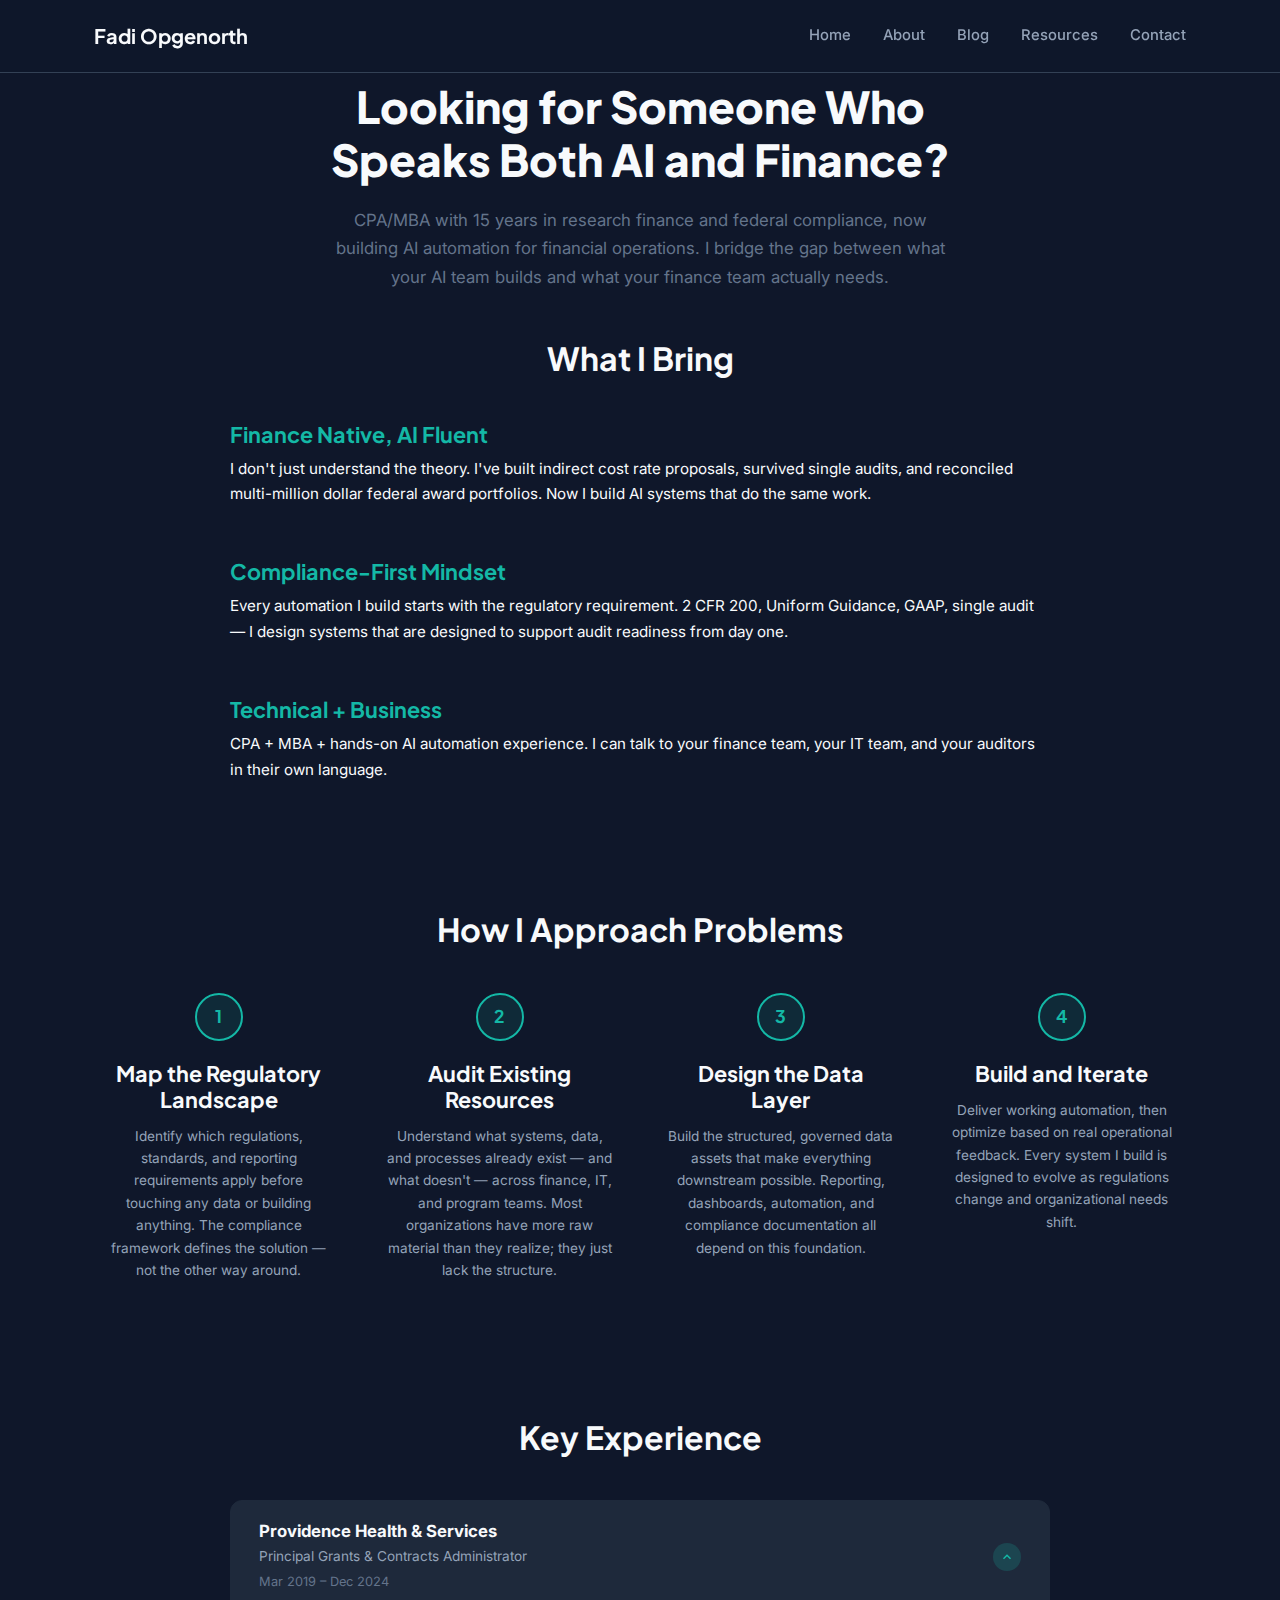
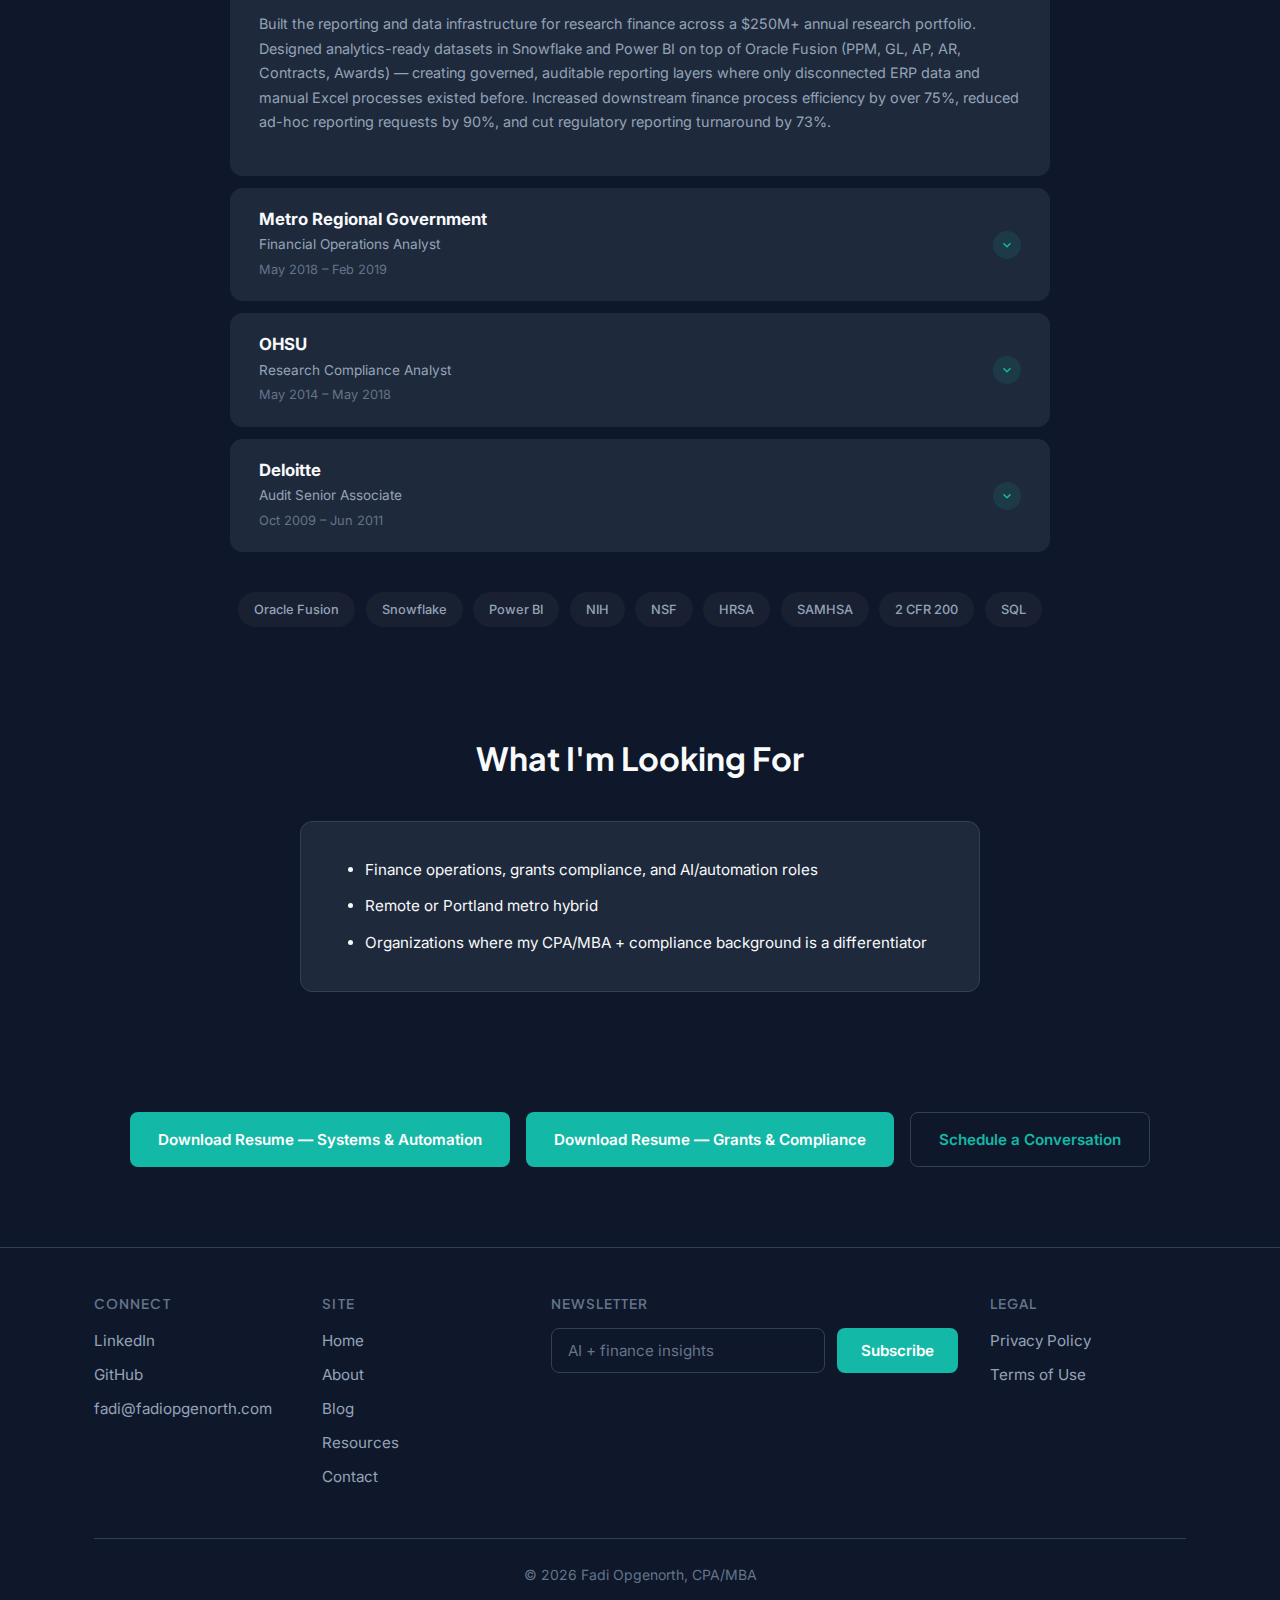
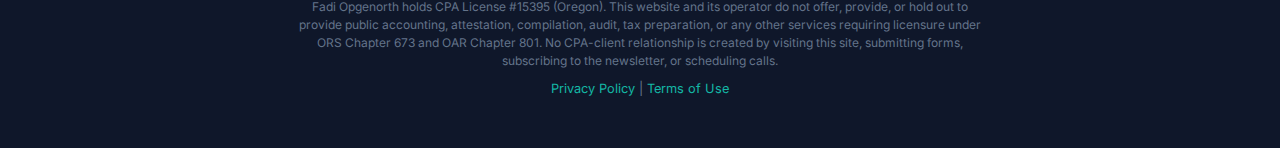
<file: hire-me.html>
<!DOCTYPE html>
<html lang="en">
<head>
  <meta charset="UTF-8">
  <meta name="viewport" content="width=device-width, initial-scale=1.0">
  <title>Hire Me — Fadi Opgenorth</title>
  <meta name="description" content="CPA/MBA with 15 years in research finance and federal compliance, now building AI automation for financial operations. Available for full-time or contract roles.">
  <meta property="og:title" content="Hire Me — Fadi Opgenorth">
  <meta property="og:description" content="CPA/MBA with 15 years in research finance and federal compliance, now building AI automation for financial operations. Available for full-time or contract roles.">
  <meta property="og:url" content="https://fadiopgenorth.com/hire-me.html">
  <meta property="og:type" content="website">
  <meta name="robots" content="noindex, nofollow">
  <link rel="stylesheet" href="css/style.css">
  <style>
  /* ── HIRE PAGE STYLES ── */
  .hire-page .hero { text-align: center; padding: 5rem 0 4rem; }

  .hire-page .hero h1 {
    line-height: 1.2;
    margin-bottom: 1.25rem;
    max-width: 700px;
    margin-left: auto;
    margin-right: auto;
  }

  .hire-page .hero .subtitle {
    font-size: 1.05rem;
    color: var(--text-muted);
    max-width: 620px;
    margin: 0 auto;
    line-height: 1.7;
  }

  /* ── WHAT I BRING ── */
  .hire-page section { padding: 3.5rem 0; }

  .hire-page .what-i-bring { padding: 2.5rem 0 3rem; }

  .hire-page .section-title {
    text-align: center;
    margin-bottom: 2.75rem;
  }

  .bring-items {
    max-width: 820px;
    margin: 0 auto;
    display: flex;
    flex-direction: column;
    gap: 2.25rem;
  }

  .bring-item h3 {
    font-size: 1.35rem;
    font-weight: 700;
    color: var(--accent, #4fd1c5);
    margin-bottom: 0.5rem;
  }

  .bring-item p {
    font-size: 0.95rem;
    line-height: 1.7;
  }

  /* ── KEY EXPERIENCE ── */
  .experience-accordion {
    max-width: 820px;
    margin: 0 auto;
    display: flex;
    flex-direction: column;
    gap: 0.75rem;
  }

  .exp-card {
    background: var(--bg-card);
    border: 1px solid var(--border-subtle);
    border-radius: 12px;
    overflow: hidden;
    transition: border-color 0.3s ease;
    cursor: pointer;
  }

  .exp-card:hover {
    border-color: var(--border-hover);
  }

  .exp-card-header {
    padding: 1.25rem 1.75rem;
    display: flex;
    justify-content: space-between;
    align-items: center;
    gap: 1rem;
    user-select: none;
  }

  .exp-card-header .org {
    font-size: 1.05rem;
    font-weight: 700;
    color: var(--text-primary);
    line-height: 1.3;
  }

  .exp-card-header .role {
    font-size: 0.85rem;
    color: var(--text-secondary);
    margin-top: 0.15rem;
  }

  .exp-card-header .dates {
    font-size: 0.8rem;
    color: var(--text-muted);
    margin-top: 0.15rem;
  }

  .exp-card-header .toggle-icon {
    flex-shrink: 0;
    width: 28px;
    height: 28px;
    border-radius: 50%;
    background: var(--accent-dim);
    display: flex;
    align-items: center;
    justify-content: center;
    transition: transform 0.3s ease, background 0.2s ease;
  }

  .exp-card.open .exp-card-header .toggle-icon {
    transform: rotate(180deg);
    background: rgba(20, 184, 166, 0.2);
  }

  .toggle-icon svg {
    width: 14px;
    height: 14px;
    stroke: var(--accent);
    stroke-width: 2.5;
    fill: none;
  }

  .exp-card-body {
    max-height: 0;
    overflow: hidden;
    transition: max-height 0.4s ease, padding 0.3s ease;
    padding: 0 1.75rem;
  }

  .exp-card.open .exp-card-body {
    max-height: 600px;
    padding: 0 1.75rem 1.5rem;
  }

  .exp-card-body p {
    font-size: 0.9rem;
    color: var(--text-secondary);
    line-height: 1.7;
  }

  /* ── APPROACH ── */
  .hire-page .approach {
    padding: 4rem 0;
  }

  .approach-steps {
    display: grid;
    grid-template-columns: repeat(4, 1fr);
    gap: 2rem;
    margin-top: 2.5rem;
  }

  .approach-step {
    text-align: center;
    padding: 0 0.75rem;
  }

  .approach-step .step-number {
    width: 48px;
    height: 48px;
    border-radius: 50%;
    background: var(--accent-dim);
    border: 2px solid var(--accent);
    display: inline-flex;
    align-items: center;
    justify-content: center;
    font-weight: 700;
    font-size: 1.1rem;
    color: var(--accent);
    margin-bottom: 1.25rem;
  }

  .approach-step h3 {
    font-size: 1.35rem;
    font-weight: 700;
    color: var(--text-primary);
    margin-bottom: 0.75rem;
  }

  .approach-step p {
    font-size: 0.85rem;
    color: var(--text-secondary);
    line-height: 1.65;
  }

  /* ── TAGS ── */
  .hire-page .tags {
    display: flex;
    justify-content: center;
    flex-wrap: wrap;
    gap: 0.65rem;
    margin-top: 2.5rem;
  }

  .hire-page .tag {
    font-size: 0.8rem;
    font-weight: 500;
    color: var(--text-secondary);
    border: none;
    border-radius: 20px;
    padding: 0.4rem 1rem;
    background: rgba(255, 255, 255, 0.04);
  }

  /* ── WHAT I'M LOOKING FOR ── */
  .looking-for-card {
    background: var(--bg-card);
    border: 1px solid var(--border);
    border-radius: 12px;
    padding: 2.25rem 2.75rem;
    max-width: 680px;
    margin: 0 auto;
  }

  .looking-for-card ul {
    list-style: disc;
    padding-left: 1.25rem;
    display: flex;
    flex-direction: column;
    gap: 0.75rem;
  }

  .looking-for-card li {
    font-size: 0.95rem;
    line-height: 1.6;
  }

  /* ── CTA BUTTONS ── */
  .hire-page .cta-row {
    display: flex;
    justify-content: center;
    flex-wrap: wrap;
    gap: 1rem;
    padding: 4rem 0 3rem;
  }

  .hire-page .cta-row .btn-hire {
    display: inline-flex;
    align-items: center;
    gap: 0.5rem;
    font-weight: 600;
    font-size: 0.95rem;
    padding: 0.85rem 1.75rem;
    border-radius: 8px;
    text-decoration: none;
    transition: opacity 0.2s, transform 0.15s;
    cursor: pointer;
    border: none;
  }

  .hire-page .cta-row .btn-hire:hover { opacity: 0.9; transform: translateY(-2px); }

  .hire-page .cta-row .btn-hire.filled {
    background: var(--accent, #4fd1c5);
    color: #fff;
  }

  .hire-page .cta-row .btn-hire.outline {
    background: transparent;
    border: 1px solid var(--border);
  }

  .hire-page .cta-row .btn-hire.outline:hover {
    border-color: var(--accent, #4fd1c5);
    color: var(--accent, #4fd1c5);
  }

  /* ── RESPONSIVE ── */
  @media (max-width: 768px) {
    .approach-steps { grid-template-columns: 1fr; }
    .exp-card-header { padding: 1rem 1.25rem; }
    .exp-card.open .exp-card-body { padding: 0 1.25rem 1.25rem; }
    .hire-page .cta-row { flex-direction: column; align-items: center; }
    .looking-for-card { padding: 1.75rem 1.5rem; }
  }
  </style>
</head>
<body>

  <!-- Navigation -->
  <nav class="navbar">
    <div class="container nav-inner">
      <a href="index.html" class="nav-logo">Fadi Opgenorth</a>
      <div class="nav-links">
        <a href="index.html">Home</a>
        <a href="about.html">About</a>
        <a href="blog.html">Blog</a>
        <a href="resources.html">Resources</a>
        <a href="contact.html">Contact</a>
      </div>
      <button class="hamburger" aria-label="Toggle menu">
        <span></span><span></span><span></span>
      </button>
    </div>
  </nav>
  <div class="mobile-nav">
    <a href="index.html">Home</a>
    <a href="about.html">About</a>
    <a href="blog.html">Blog</a>
    <a href="resources.html">Resources</a>
    <a href="contact.html">Contact</a>
  </div>

  <div class="hire-page">

  <!-- Hero -->
  <section class="hero" style="padding-bottom: 1.5rem;">
    <div class="container">
      <h1>Looking for Someone Who Speaks Both AI and Finance?</h1>
      <p class="subtitle">
        CPA/MBA with 15 years in research finance and federal compliance, now building AI automation
        for financial operations. I bridge the gap between what your AI team builds and what your
        finance team actually needs.
      </p>
    </div>
  </section>

  <!-- What I Bring -->
  <section class="what-i-bring" style="padding-top: 1.5rem;">
    <div class="container">
      <h2 class="section-title">What I Bring</h2>
      <div class="bring-items">
        <div class="bring-item">
          <h3>Finance Native, AI Fluent</h3>
          <p>I don't just understand the theory. I've built indirect cost rate proposals, survived single audits, and reconciled multi-million dollar federal award portfolios. Now I build AI systems that do the same work.</p>
        </div>
        <div class="bring-item">
          <h3>Compliance-First Mindset</h3>
          <p>Every automation I build starts with the regulatory requirement. 2 CFR 200, Uniform Guidance, GAAP, single audit — I design systems that are designed to support audit readiness from day one.</p>
        </div>
        <div class="bring-item">
          <h3>Technical + Business</h3>
          <p>CPA + MBA + hands-on AI automation experience. I can talk to your finance team, your IT team, and your auditors in their own language.</p>
        </div>
      </div>
    </div>
  </section>

  <!-- How I Approach Problems -->
  <section class="approach">
    <div class="container">
      <h2 class="section-title">How I Approach Problems</h2>
      <div class="approach-steps">
        <div class="approach-step">
          <div class="step-number">1</div>
          <h3>Map the Regulatory Landscape</h3>
          <p>Identify which regulations, standards, and reporting requirements apply before touching any data or building anything. The compliance framework defines the solution — not the other way around.</p>
        </div>
        <div class="approach-step">
          <div class="step-number">2</div>
          <h3>Audit Existing Resources</h3>
          <p>Understand what systems, data, and processes already exist — and what doesn't — across finance, IT, and program teams. Most organizations have more raw material than they realize; they just lack the structure.</p>
        </div>
        <div class="approach-step">
          <div class="step-number">3</div>
          <h3>Design the Data Layer</h3>
          <p>Build the structured, governed data assets that make everything downstream possible. Reporting, dashboards, automation, and compliance documentation all depend on this foundation.</p>
        </div>
        <div class="approach-step">
          <div class="step-number">4</div>
          <h3>Build and Iterate</h3>
          <p>Deliver working automation, then optimize based on real operational feedback. Every system I build is designed to evolve as regulations change and organizational needs shift.</p>
        </div>
      </div>
    </div>
  </section>

  <!-- Key Experience -->
  <section>
    <div class="container">
      <h2 class="section-title">Key Experience</h2>

      <div class="experience-accordion">

        <!-- Providence -->
        <div class="exp-card open" onclick="toggleCard(this)">
          <div class="exp-card-header">
            <div>
              <div class="org">Providence Health &amp; Services</div>
              <div class="role">Principal Grants &amp; Contracts Administrator</div>
              <div class="dates">Mar 2019 – Dec 2024</div>
            </div>
            <div class="toggle-icon">
              <svg viewBox="0 0 24 24"><polyline points="6 9 12 15 18 9"></polyline></svg>
            </div>
          </div>
          <div class="exp-card-body">
            <p>Built the reporting and data infrastructure for research finance across a $250M+ annual research portfolio. Designed analytics-ready datasets in Snowflake and Power BI on top of Oracle Fusion (PPM, GL, AP, AR, Contracts, Awards) — creating governed, auditable reporting layers where only disconnected ERP data and manual Excel processes existed before. Increased downstream finance process efficiency by over 75%, reduced ad-hoc reporting requests by 90%, and cut regulatory reporting turnaround by 73%.</p>
          </div>
        </div>

        <!-- Metro -->
        <div class="exp-card" onclick="toggleCard(this)">
          <div class="exp-card-header">
            <div>
              <div class="org">Metro Regional Government</div>
              <div class="role">Financial Operations Analyst</div>
              <div class="dates">May 2018 – Feb 2019</div>
            </div>
            <div class="toggle-icon">
              <svg viewBox="0 0 24 24"><polyline points="6 9 12 15 18 9"></polyline></svg>
            </div>
          </div>
          <div class="exp-card-body">
            <p>Managed the full federal grant lifecycle for programs representing ~$5.2M in annual funding, interfacing directly with FTA grant managers from application through subgrant execution and financial reporting. Identified noncompliance in grant advance processes and designed and implemented internal controls to remediate the risk and prevent recurrence.</p>
          </div>
        </div>

        <!-- OHSU -->
        <div class="exp-card" onclick="toggleCard(this)">
          <div class="exp-card-header">
            <div>
              <div class="org">OHSU</div>
              <div class="role">Research Compliance Analyst</div>
              <div class="dates">May 2014 – May 2018</div>
            </div>
            <div class="toggle-icon">
              <svg viewBox="0 0 24 24"><polyline points="6 9 12 15 18 9"></polyline></svg>
            </div>
          </div>
          <div class="exp-card-body">
            <p>Managed the subrecipient monitoring program for over $35M in annual federal funding across federal, nonfederal, and foundation-funded awards. Performed pre-subaward risk assessments, led single audit reviews for subrecipients, and led policy and process updates in response to regulatory changes — serving as the go-to resource for federal financial compliance across departments. In an earlier role, redesigned the indirect cost negotiation process end-to-end, cutting administrative processing time by 25% and increasing OHSU's negotiation fee recovery by 120%.</p>
          </div>
        </div>

        <!-- Deloitte -->
        <div class="exp-card" onclick="toggleCard(this)">
          <div class="exp-card-header">
            <div>
              <div class="org">Deloitte</div>
              <div class="role">Audit Senior Associate</div>
              <div class="dates">Oct 2009 – Jun 2011</div>
            </div>
            <div class="toggle-icon">
              <svg viewBox="0 0 24 24"><polyline points="6 9 12 15 18 9"></polyline></svg>
            </div>
          </div>
          <div class="exp-card-body">
            <p>Performed financial audits and internal control evaluations specializing in insurance industry clients under NAIC statutory reporting frameworks — a niche regulatory environment with sector-specific accounting standards distinct from GAAP.</p>
          </div>
        </div>

      </div>

      <!-- Tags -->
      <div class="tags">
        <span class="tag">Oracle Fusion</span>
        <span class="tag">Snowflake</span>
        <span class="tag">Power BI</span>
        <span class="tag">NIH</span>
        <span class="tag">NSF</span>
        <span class="tag">HRSA</span>
        <span class="tag">SAMHSA</span>
        <span class="tag">2 CFR 200</span>
        <span class="tag">SQL</span>
      </div>
    </div>
  </section>

  <!-- What I'm Looking For -->
  <section>
    <div class="container">
      <h2 class="section-title">What I'm Looking For</h2>
      <div class="looking-for-card">
        <ul>
          <li>Finance operations, grants compliance, and AI/automation roles</li>
          <li>Remote or Portland metro hybrid</li>
          <li>Organizations where my CPA/MBA + compliance background is a differentiator</li>
        </ul>
      </div>
    </div>
  </section>

  <!-- CTA Buttons -->
  <div class="cta-row">
    <a href="files/fadi-opgenorth-systems-automation.pdf" class="btn-hire filled" target="_blank">Download Resume — Systems &amp; Automation</a>
    <a href="files/fadi-opgenorth-grants-compliance.pdf" class="btn-hire filled" target="_blank">Download Resume — Grants &amp; Compliance</a>
    <a href="https://cal.com/fadi-opgenorth/intro" class="btn-hire outline" target="_blank" rel="noopener">Schedule a Conversation</a>
  </div>

  </div><!-- /.hire-page -->

  <!-- Footer -->
  <footer class="site-footer">
    <div class="container">
      <div class="footer-inner">
        <div class="footer-col">
          <h4>Connect</h4>
          <a href="https://www.linkedin.com/in/fadi-opgenorth-cpa-mba/" target="_blank" rel="noopener">LinkedIn</a>
          <a href="https://github.com/Fadi-HVAIH" target="_blank" rel="noopener">GitHub</a>
          <a href="mailto:fadi@fadiopgenorth.com">fadi@fadiopgenorth.com</a>
        </div>
        <div class="footer-col">
          <h4>Site</h4>
          <a href="index.html">Home</a>
          <a href="about.html">About</a>
          <a href="blog.html">Blog</a>
          <a href="resources.html">Resources</a>
          <a href="contact.html">Contact</a>
        </div>
        <div class="footer-col footer-newsletter">
          <h4>Newsletter</h4>
          <form class="form-inline" action="https://buttondown.com/api/emails/embed-subscribe/opgenorth" method="post" referrerpolicy="unsafe-url">
            <input type="email" name="email" placeholder="AI + finance insights" required>
            <button type="submit">Subscribe</button>
          </form>
        </div>
        <div class="footer-col">
          <h4>Legal</h4>
          <a href="privacy.html">Privacy Policy</a>
          <a href="terms.html">Terms of Use</a>
        </div>
      </div>
      <div class="footer-bottom">
        &copy; 2026 Fadi Opgenorth, CPA/MBA
        <p style="font-size: 0.75rem; max-width: 700px; margin: 0.75rem auto 0; color: var(--text-muted); line-height: 1.5;">Fadi Opgenorth holds CPA License #15395 (Oregon). This website and its operator do not offer, provide, or hold out to provide public accounting, attestation, compilation, audit, tax preparation, or any other services requiring licensure under ORS Chapter 673 and OAR Chapter 801. No CPA-client relationship is created by visiting this site, submitting forms, subscribing to the newsletter, or scheduling calls.</p>
        <p style="font-size: 0.8rem; margin-top: 0.5rem;"><a href="privacy.html">Privacy Policy</a> | <a href="terms.html">Terms of Use</a></p>
      </div>
    </div>
  </footer>

  <script src="js/main.js"></script>
  <script>
    function toggleCard(card) {
      if (card.classList.contains('open')) {
        return; // Don't allow closing the currently open card
      }
      document.querySelectorAll('.exp-card').forEach(c => c.classList.remove('open'));
      card.classList.add('open');
    }
  </script>
</body>
</html>
</file>
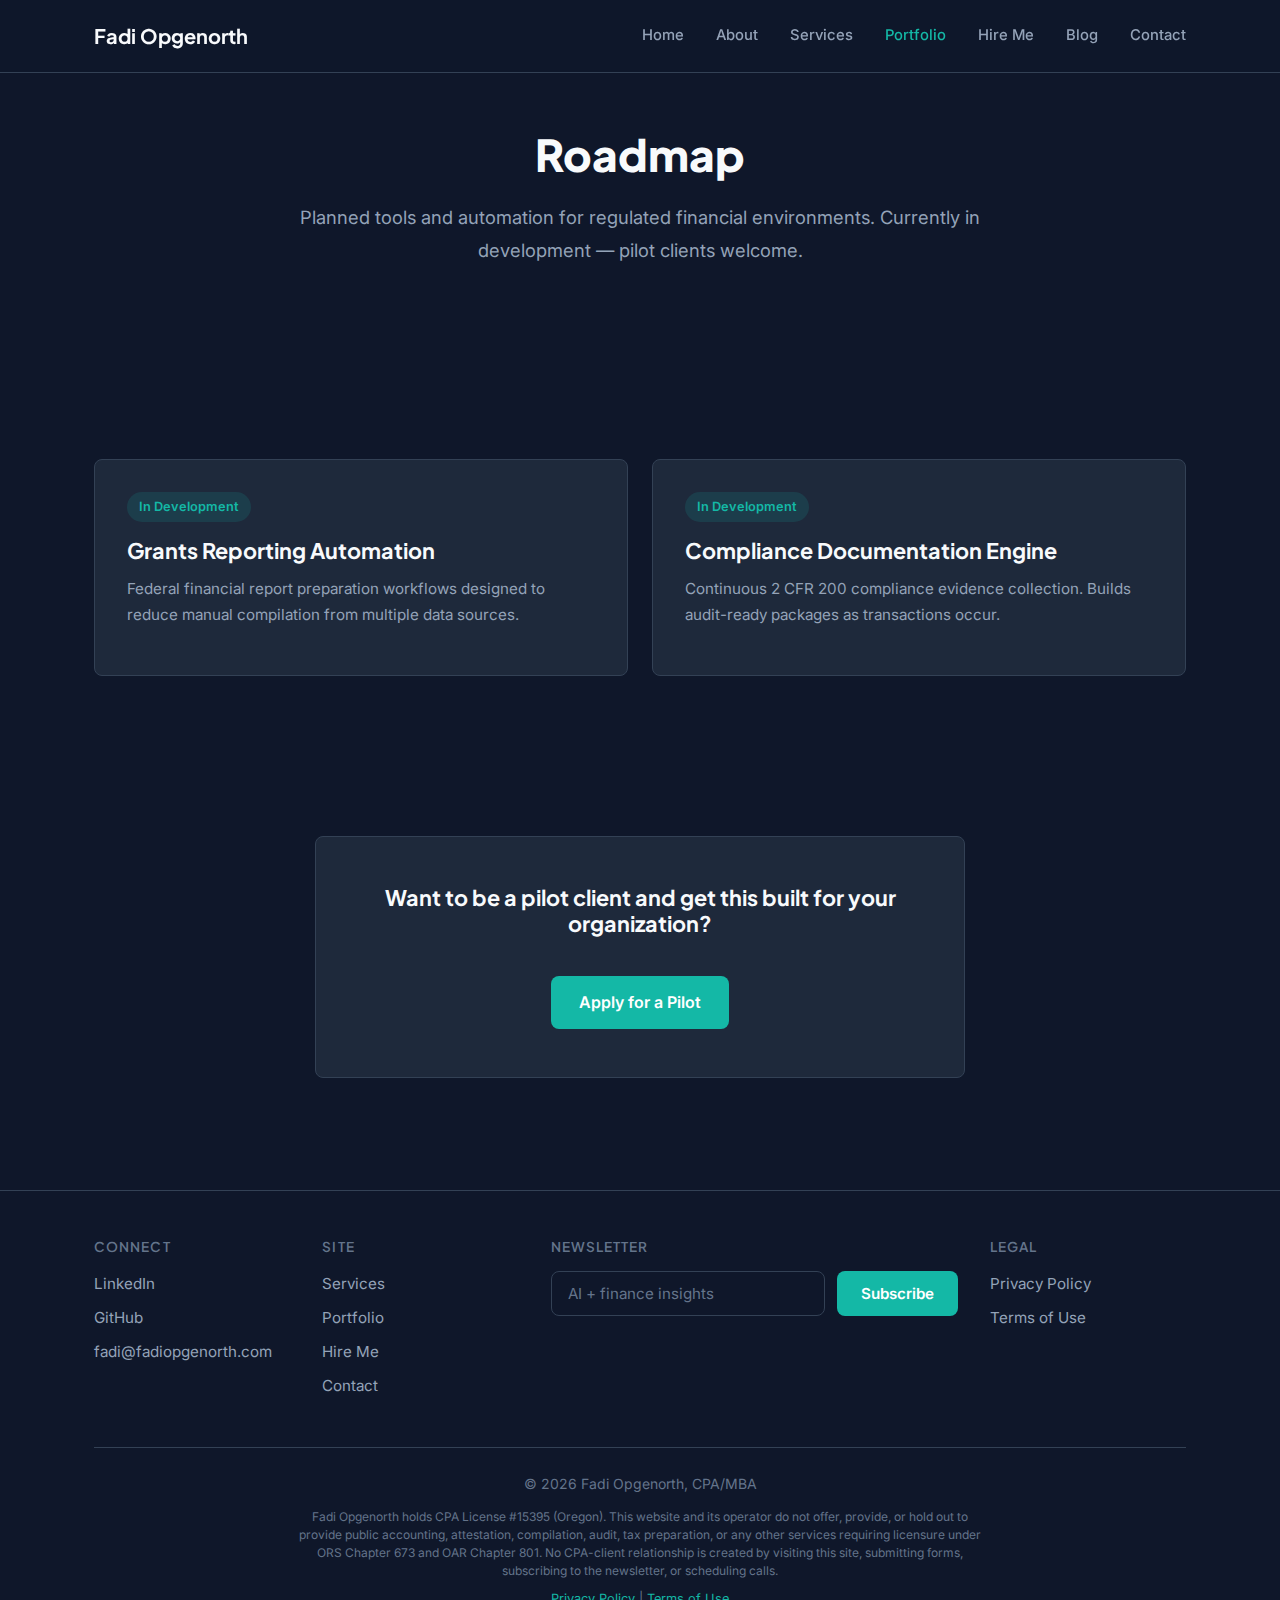
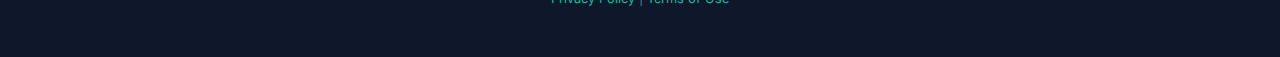
<file: portfolio.html>
<!DOCTYPE html>
<html lang="en">
<head>
  <meta charset="UTF-8">
  <meta name="viewport" content="width=device-width, initial-scale=1.0">
  <title>Portfolio — Fadi Opgenorth</title>
  <meta name="description" content="Planned tools and automation for regulated financial environments. Currently in development — pilot clients welcome.">
  <link rel="stylesheet" href="css/style.css">
</head>
<body>

  <!-- Navigation -->
  <nav class="navbar">
    <div class="container nav-inner">
      <a href="index.html" class="nav-logo">Fadi Opgenorth</a>
      <div class="nav-links">
        <a href="index.html">Home</a>
        <a href="about.html">About</a>
        <a href="services.html">Services</a>
        <a href="portfolio.html">Portfolio</a>
        <a href="hire-me.html">Hire Me</a>
        <a href="blog.html">Blog</a>
        <a href="contact.html">Contact</a>
      </div>
      <button class="hamburger" aria-label="Toggle menu">
        <span></span><span></span><span></span>
      </button>
    </div>
  </nav>
  <div class="mobile-nav">
    <a href="index.html">Home</a>
    <a href="about.html">About</a>
    <a href="services.html">Services</a>
    <a href="portfolio.html">Portfolio</a>
    <a href="hire-me.html">Hire Me</a>
    <a href="blog.html">Blog</a>
    <a href="contact.html">Contact</a>
  </div>

  <!-- Hero -->
  <section class="hero">
    <div class="container">
      <h1>Roadmap</h1>
      <p>Planned tools and automation for regulated financial environments. Currently in development — pilot clients welcome.</p>
    </div>
  </section>

  <!-- Projects -->
  <section>
    <div class="container">
      <div class="card-grid" style="grid-template-columns: repeat(auto-fit, minmax(280px, 1fr));">
        <div class="card">
          <span class="status status-dev">In Development</span>
          <h3>Grants Reporting Automation</h3>
          <p>Federal financial report preparation workflows designed to reduce manual compilation from multiple data sources.</p>
        </div>
        <div class="card">
          <span class="status status-dev">In Development</span>
          <h3>Compliance Documentation Engine</h3>
          <p>Continuous 2 CFR 200 compliance evidence collection. Builds audit-ready packages as transactions occur.</p>
        </div>
      </div>
    </div>
  </section>

  <!-- CTA -->
  <section>
    <div class="container">
      <div class="cta-box">
        <h3>Want to be a pilot client and get this built for your organization?</h3>
        <br>
        <a href="contact.html" class="btn btn-primary">Apply for a Pilot</a>
      </div>
    </div>
  </section>

  <!-- Footer -->
  <footer class="site-footer">
    <div class="container">
      <div class="footer-inner">
        <div class="footer-col">
          <h4>Connect</h4>
          <a href="https://www.linkedin.com/in/fadi-opgenorth-cpa-mba/" target="_blank" rel="noopener">LinkedIn</a>
          <a href="https://github.com/Fadi-HVAIH" target="_blank" rel="noopener">GitHub</a>
          <a href="mailto:fadi@fadiopgenorth.com">fadi@fadiopgenorth.com</a>
        </div>
        <div class="footer-col">
          <h4>Site</h4>
          <a href="services.html">Services</a>
          <a href="portfolio.html">Portfolio</a>
          <a href="hire-me.html">Hire Me</a>
          <a href="contact.html">Contact</a>
        </div>
        <div class="footer-col footer-newsletter">
          <h4>Newsletter</h4>
          <form class="form-inline" action="https://buttondown.com/api/emails/embed-subscribe/opgenorth" method="post" referrerpolicy="unsafe-url">
            <input type="email" name="email" placeholder="AI + finance insights" required>
            <button type="submit">Subscribe</button>
          </form>
        </div>
        <div class="footer-col">
          <h4>Legal</h4>
          <a href="privacy.html">Privacy Policy</a>
          <a href="terms.html">Terms of Use</a>
        </div>
      </div>
      <div class="footer-bottom">
        &copy; 2026 Fadi Opgenorth, CPA/MBA
        <p style="font-size: 0.75rem; max-width: 700px; margin: 0.75rem auto 0; color: var(--text-muted); line-height: 1.5;">Fadi Opgenorth holds CPA License #15395 (Oregon). This website and its operator do not offer, provide, or hold out to provide public accounting, attestation, compilation, audit, tax preparation, or any other services requiring licensure under ORS Chapter 673 and OAR Chapter 801. No CPA-client relationship is created by visiting this site, submitting forms, subscribing to the newsletter, or scheduling calls.</p>
        <p style="font-size: 0.8rem; margin-top: 0.5rem;"><a href="privacy.html">Privacy Policy</a> | <a href="terms.html">Terms of Use</a></p>
      </div>
    </div>
  </footer>

  <script src="js/main.js"></script>
</body>
</html>
</file>
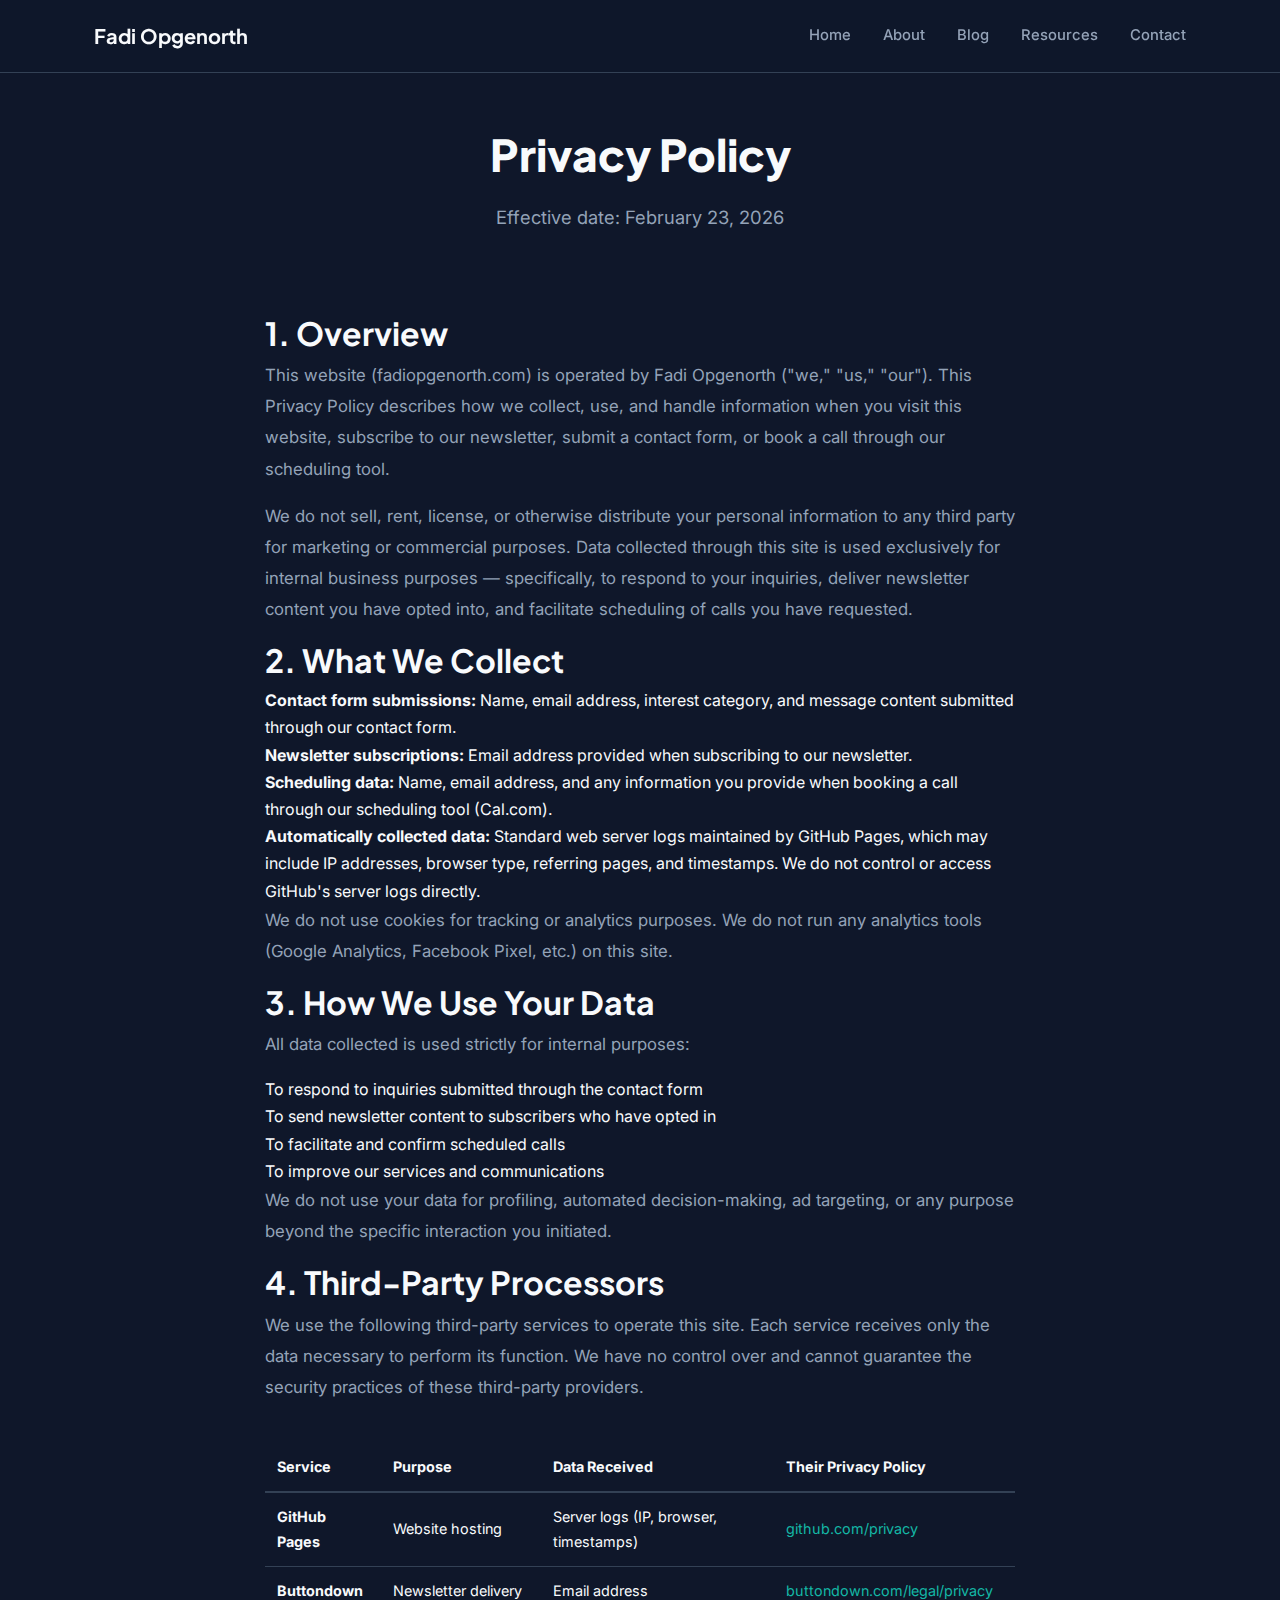
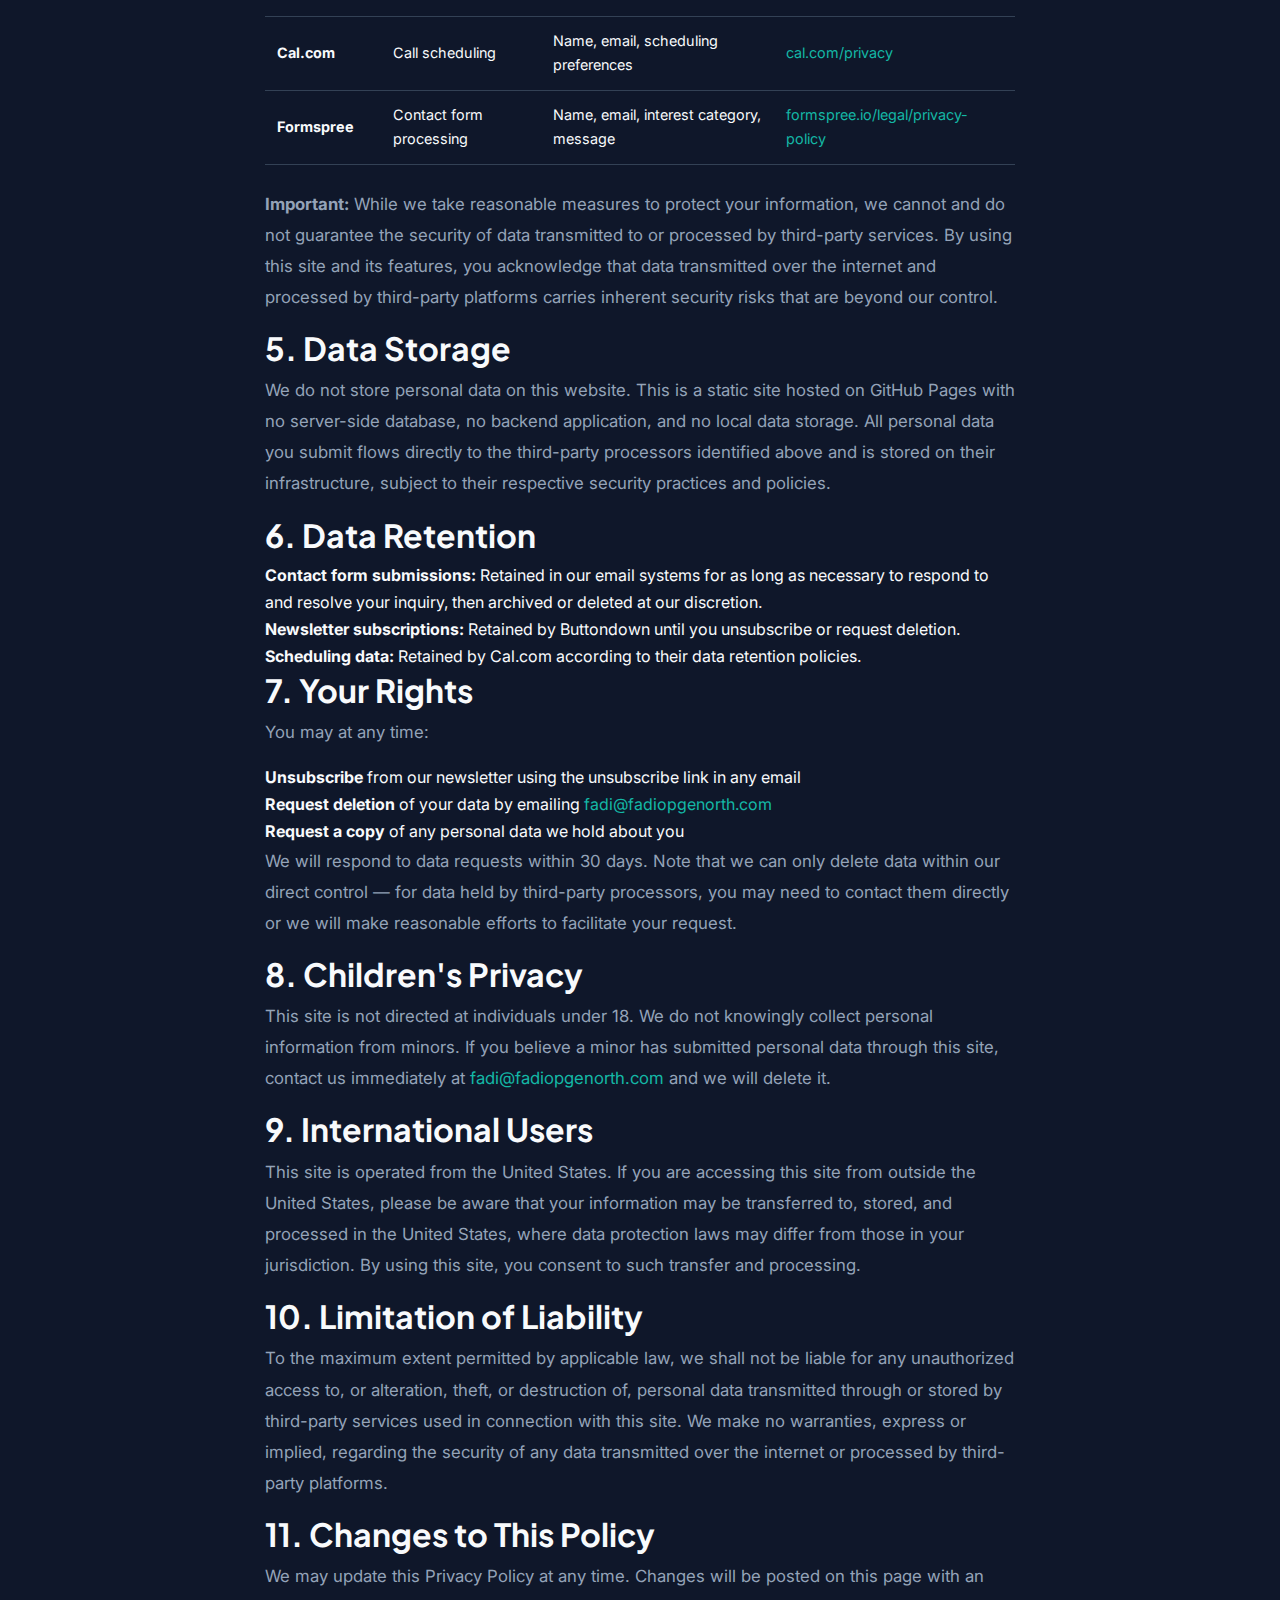
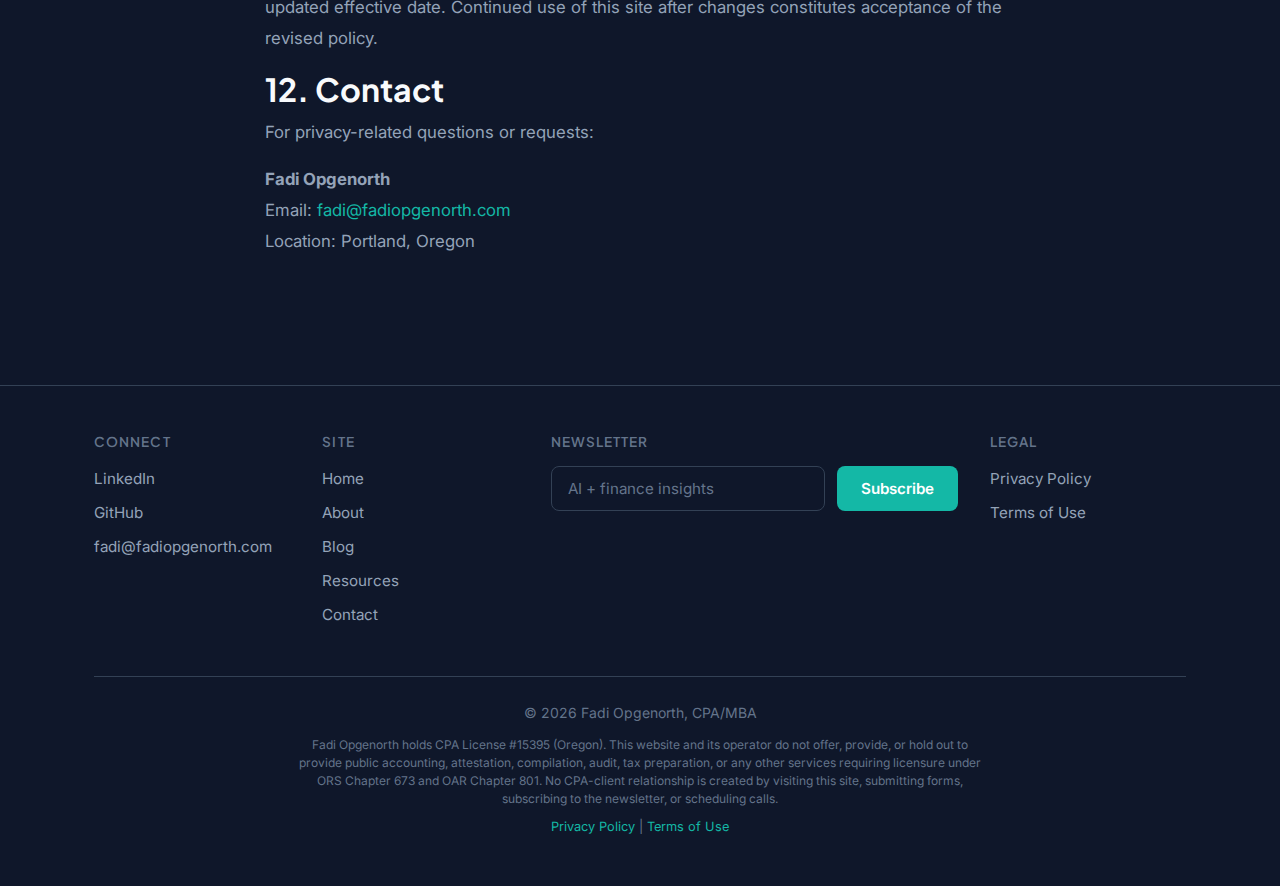
<file: privacy.html>
<!DOCTYPE html>
<html lang="en">
<head>
  <meta charset="UTF-8">
  <meta name="viewport" content="width=device-width, initial-scale=1.0">
  <title>Privacy Policy — Fadi Opgenorth</title>
  <meta name="description" content="Privacy Policy for fadiopgenorth.com. How we collect, use, and handle your information.">
  <meta property="og:title" content="Privacy Policy — Fadi Opgenorth">
  <meta property="og:description" content="Privacy Policy for fadiopgenorth.com. How we collect, use, and handle your information.">
  <meta property="og:url" content="https://fadiopgenorth.com/privacy.html">
  <meta property="og:type" content="website">
  <link rel="stylesheet" href="css/style.css">
</head>
<body>

  <!-- Navigation -->
  <nav class="navbar">
    <div class="container nav-inner">
      <a href="index.html" class="nav-logo">Fadi Opgenorth</a>
      <div class="nav-links">
        <a href="index.html">Home</a>
        <a href="about.html">About</a>
        <a href="blog.html">Blog</a>
        <a href="resources.html">Resources</a>
        <a href="contact.html">Contact</a>
      </div>
      <button class="hamburger" aria-label="Toggle menu">
        <span></span><span></span><span></span>
      </button>
    </div>
  </nav>
  <div class="mobile-nav">
    <a href="index.html">Home</a>
    <a href="about.html">About</a>
    <a href="blog.html">Blog</a>
    <a href="resources.html">Resources</a>
    <a href="contact.html">Contact</a>
  </div>

  <!-- Hero -->
  <section class="hero" style="padding-bottom: 1.5rem;">
    <div class="container">
      <h1>Privacy Policy</h1>
      <p>Effective date: February 23, 2026</p>
    </div>
  </section>

  <!-- Privacy Policy Content -->
  <section style="padding-top: 1.5rem;">
    <div class="container">
      <div class="blog-post">

        <h2>1. Overview</h2>
        <p>This website (fadiopgenorth.com) is operated by Fadi Opgenorth ("we," "us," "our"). This Privacy Policy describes how we collect, use, and handle information when you visit this website, subscribe to our newsletter, submit a contact form, or book a call through our scheduling tool.</p>
        <p>We do not sell, rent, license, or otherwise distribute your personal information to any third party for marketing or commercial purposes. Data collected through this site is used exclusively for internal business purposes — specifically, to respond to your inquiries, deliver newsletter content you have opted into, and facilitate scheduling of calls you have requested.</p>

        <h2>2. What We Collect</h2>
        <ul>
          <li><strong>Contact form submissions:</strong> Name, email address, interest category, and message content submitted through our contact form.</li>
          <li><strong>Newsletter subscriptions:</strong> Email address provided when subscribing to our newsletter.</li>
          <li><strong>Scheduling data:</strong> Name, email address, and any information you provide when booking a call through our scheduling tool (Cal.com).</li>
          <li><strong>Automatically collected data:</strong> Standard web server logs maintained by GitHub Pages, which may include IP addresses, browser type, referring pages, and timestamps. We do not control or access GitHub's server logs directly.</li>
        </ul>
        <p>We do not use cookies for tracking or analytics purposes. We do not run any analytics tools (Google Analytics, Facebook Pixel, etc.) on this site.</p>

        <h2>3. How We Use Your Data</h2>
        <p>All data collected is used strictly for internal purposes:</p>
        <ul>
          <li>To respond to inquiries submitted through the contact form</li>
          <li>To send newsletter content to subscribers who have opted in</li>
          <li>To facilitate and confirm scheduled calls</li>
          <li>To improve our services and communications</li>
        </ul>
        <p>We do not use your data for profiling, automated decision-making, ad targeting, or any purpose beyond the specific interaction you initiated.</p>

        <h2>4. Third-Party Processors</h2>
        <p>We use the following third-party services to operate this site. Each service receives only the data necessary to perform its function. We have no control over and cannot guarantee the security practices of these third-party providers.</p>
        <div style="overflow-x: auto;">
          <table class="legal-table">
            <thead>
              <tr>
                <th>Service</th>
                <th>Purpose</th>
                <th>Data Received</th>
                <th>Their Privacy Policy</th>
              </tr>
            </thead>
            <tbody>
              <tr>
                <td><strong>GitHub Pages</strong></td>
                <td>Website hosting</td>
                <td>Server logs (IP, browser, timestamps)</td>
                <td><a href="https://docs.github.com/en/site-policy/privacy-policies/github-general-privacy-statement" target="_blank" rel="noopener">github.com/privacy</a></td>
              </tr>
              <tr>
                <td><strong>Buttondown</strong></td>
                <td>Newsletter delivery</td>
                <td>Email address</td>
                <td><a href="https://buttondown.com/legal/privacy" target="_blank" rel="noopener">buttondown.com/legal/privacy</a></td>
              </tr>
              <tr>
                <td><strong>Cal.com</strong></td>
                <td>Call scheduling</td>
                <td>Name, email, scheduling preferences</td>
                <td><a href="https://cal.com/privacy" target="_blank" rel="noopener">cal.com/privacy</a></td>
              </tr>
              <tr>
                <td><strong>Formspree</strong></td>
                <td>Contact form processing</td>
                <td>Name, email, interest category, message</td>
                <td><a href="https://formspree.io/legal/privacy-policy/" target="_blank" rel="noopener">formspree.io/legal/privacy-policy</a></td>
              </tr>
            </tbody>
          </table>
        </div>
        <p><strong>Important:</strong> While we take reasonable measures to protect your information, we cannot and do not guarantee the security of data transmitted to or processed by third-party services. By using this site and its features, you acknowledge that data transmitted over the internet and processed by third-party platforms carries inherent security risks that are beyond our control.</p>

        <h2>5. Data Storage</h2>
        <p>We do not store personal data on this website. This is a static site hosted on GitHub Pages with no server-side database, no backend application, and no local data storage. All personal data you submit flows directly to the third-party processors identified above and is stored on their infrastructure, subject to their respective security practices and policies.</p>

        <h2>6. Data Retention</h2>
        <ul>
          <li><strong>Contact form submissions:</strong> Retained in our email systems for as long as necessary to respond to and resolve your inquiry, then archived or deleted at our discretion.</li>
          <li><strong>Newsletter subscriptions:</strong> Retained by Buttondown until you unsubscribe or request deletion.</li>
          <li><strong>Scheduling data:</strong> Retained by Cal.com according to their data retention policies.</li>
        </ul>

        <h2>7. Your Rights</h2>
        <p>You may at any time:</p>
        <ul>
          <li><strong>Unsubscribe</strong> from our newsletter using the unsubscribe link in any email</li>
          <li><strong>Request deletion</strong> of your data by emailing <a href="mailto:fadi@fadiopgenorth.com">fadi@fadiopgenorth.com</a></li>
          <li><strong>Request a copy</strong> of any personal data we hold about you</li>
        </ul>
        <p>We will respond to data requests within 30 days. Note that we can only delete data within our direct control — for data held by third-party processors, you may need to contact them directly or we will make reasonable efforts to facilitate your request.</p>

        <h2>8. Children's Privacy</h2>
        <p>This site is not directed at individuals under 18. We do not knowingly collect personal information from minors. If you believe a minor has submitted personal data through this site, contact us immediately at <a href="mailto:fadi@fadiopgenorth.com">fadi@fadiopgenorth.com</a> and we will delete it.</p>

        <h2>9. International Users</h2>
        <p>This site is operated from the United States. If you are accessing this site from outside the United States, please be aware that your information may be transferred to, stored, and processed in the United States, where data protection laws may differ from those in your jurisdiction. By using this site, you consent to such transfer and processing.</p>

        <h2>10. Limitation of Liability</h2>
        <p>To the maximum extent permitted by applicable law, we shall not be liable for any unauthorized access to, or alteration, theft, or destruction of, personal data transmitted through or stored by third-party services used in connection with this site. We make no warranties, express or implied, regarding the security of any data transmitted over the internet or processed by third-party platforms.</p>

        <h2>11. Changes to This Policy</h2>
        <p>We may update this Privacy Policy at any time. Changes will be posted on this page with an updated effective date. Continued use of this site after changes constitutes acceptance of the revised policy.</p>

        <h2>12. Contact</h2>
        <p>For privacy-related questions or requests:</p>
        <p><strong>Fadi Opgenorth</strong><br>
        Email: <a href="mailto:fadi@fadiopgenorth.com">fadi@fadiopgenorth.com</a><br>
        Location: Portland, Oregon</p>

      </div>
    </div>
  </section>

  <!-- Footer -->
  <footer class="site-footer">
    <div class="container">
      <div class="footer-inner">
        <div class="footer-col">
          <h4>Connect</h4>
          <a href="https://www.linkedin.com/in/fadi-opgenorth-cpa-mba/" target="_blank" rel="noopener">LinkedIn</a>
          <a href="https://github.com/Fadi-HVAIH" target="_blank" rel="noopener">GitHub</a>
          <a href="mailto:fadi@fadiopgenorth.com">fadi@fadiopgenorth.com</a>
        </div>
        <div class="footer-col">
          <h4>Site</h4>
          <a href="index.html">Home</a>
          <a href="about.html">About</a>
          <a href="blog.html">Blog</a>
          <a href="resources.html">Resources</a>
          <a href="contact.html">Contact</a>
        </div>
        <div class="footer-col footer-newsletter">
          <h4>Newsletter</h4>
          <form class="form-inline" action="https://buttondown.com/api/emails/embed-subscribe/opgenorth" method="post" referrerpolicy="unsafe-url">
            <input type="email" name="email" placeholder="AI + finance insights" required>
            <button type="submit">Subscribe</button>
          </form>
        </div>
        <div class="footer-col">
          <h4>Legal</h4>
          <a href="privacy.html">Privacy Policy</a>
          <a href="terms.html">Terms of Use</a>
        </div>
      </div>
      <div class="footer-bottom">
        &copy; 2026 Fadi Opgenorth, CPA/MBA
        <p style="font-size: 0.75rem; max-width: 700px; margin: 0.75rem auto 0; color: var(--text-muted); line-height: 1.5;">Fadi Opgenorth holds CPA License #15395 (Oregon). This website and its operator do not offer, provide, or hold out to provide public accounting, attestation, compilation, audit, tax preparation, or any other services requiring licensure under ORS Chapter 673 and OAR Chapter 801. No CPA-client relationship is created by visiting this site, submitting forms, subscribing to the newsletter, or scheduling calls.</p>
        <p style="font-size: 0.8rem; margin-top: 0.5rem;"><a href="privacy.html">Privacy Policy</a> | <a href="terms.html">Terms of Use</a></p>
      </div>
    </div>
  </footer>

  <script src="js/main.js"></script>
</body>
</html>
</file>
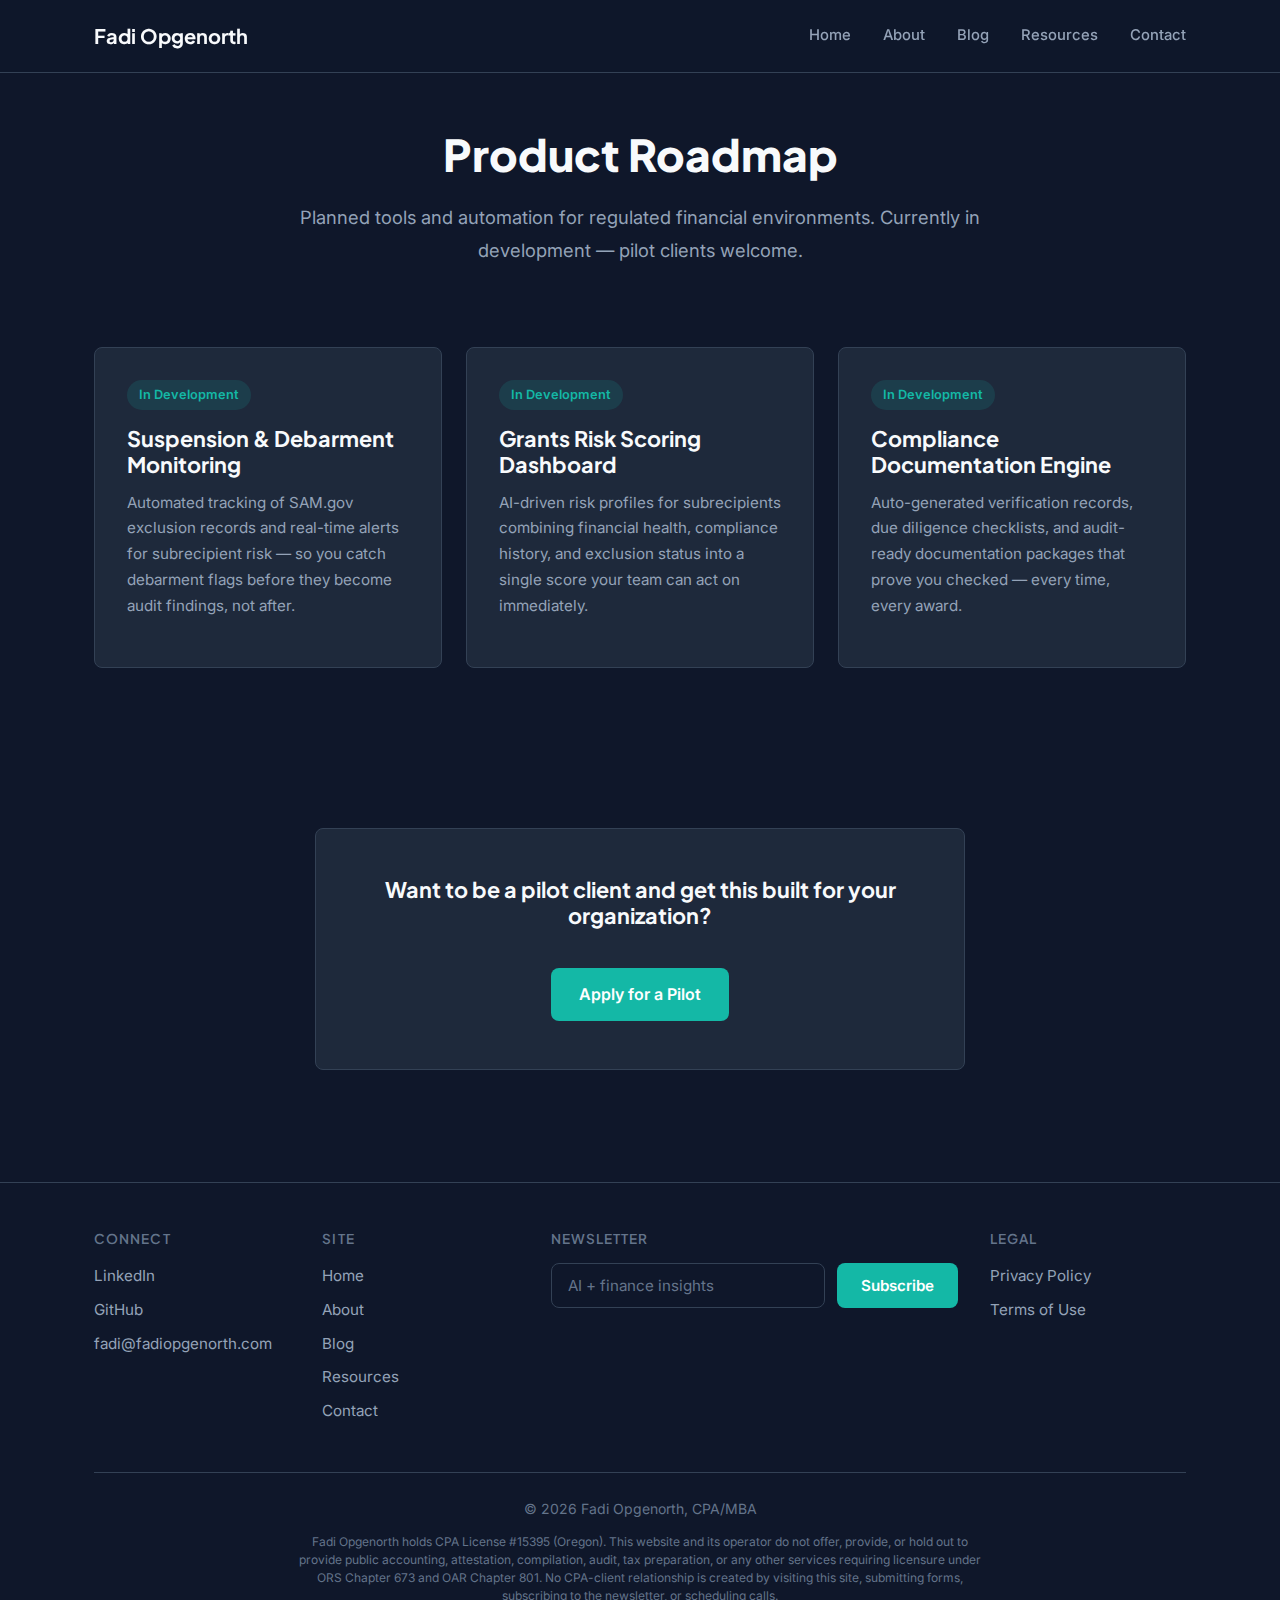
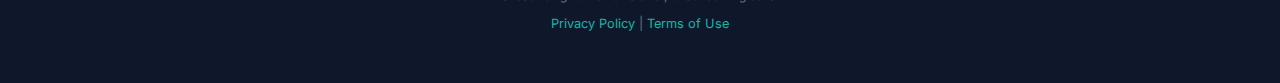
<file: product-roadmap.html>
<!DOCTYPE html>
<html lang="en">
<head>
  <meta charset="UTF-8">
  <meta name="viewport" content="width=device-width, initial-scale=1.0">
  <title>Product Roadmap — Fadi Opgenorth</title>
  <meta name="description" content="Planned tools and automation for regulated financial environments. Currently in development — pilot clients welcome.">
  <meta property="og:title" content="Product Roadmap — Fadi Opgenorth">
  <meta property="og:description" content="Planned tools and automation for regulated financial environments. Currently in development — pilot clients welcome.">
  <meta property="og:url" content="https://fadiopgenorth.com/product-roadmap.html">
  <meta property="og:type" content="website">
  <meta name="robots" content="noindex, nofollow">
  <link rel="stylesheet" href="css/style.css">
</head>
<body>

  <!-- Navigation -->
  <nav class="navbar">
    <div class="container nav-inner">
      <a href="index.html" class="nav-logo">Fadi Opgenorth</a>
      <div class="nav-links">
        <a href="index.html">Home</a>
        <a href="about.html">About</a>
        <a href="blog.html">Blog</a>
        <a href="resources.html">Resources</a>
        <a href="contact.html">Contact</a>
      </div>
      <button class="hamburger" aria-label="Toggle menu">
        <span></span><span></span><span></span>
      </button>
    </div>
  </nav>
  <div class="mobile-nav">
    <a href="index.html">Home</a>
    <a href="about.html">About</a>
    <a href="blog.html">Blog</a>
    <a href="resources.html">Resources</a>
    <a href="contact.html">Contact</a>
  </div>

  <!-- Hero -->
  <section class="hero" style="padding-bottom: 1.5rem;">
    <div class="container">
      <h1>Product Roadmap</h1>
      <p>Planned tools and automation for regulated financial environments. Currently in development — pilot clients welcome.</p>
    </div>
  </section>

  <!-- Projects -->
  <section style="padding-top: 1.5rem;">
    <div class="container">
      <div class="card-grid" style="grid-template-columns: repeat(auto-fit, minmax(280px, 1fr));">
        <div class="card card-static">
          <span class="status status-dev">In Development</span>
          <h3>Suspension &amp; Debarment Monitoring</h3>
          <p>Automated tracking of SAM.gov exclusion records and real-time alerts for subrecipient risk — so you catch debarment flags before they become audit findings, not after.</p>
        </div>
        <div class="card card-static">
          <span class="status status-dev">In Development</span>
          <h3>Grants Risk Scoring Dashboard</h3>
          <p>AI-driven risk profiles for subrecipients combining financial health, compliance history, and exclusion status into a single score your team can act on immediately.</p>
        </div>
        <div class="card card-static">
          <span class="status status-dev">In Development</span>
          <h3>Compliance Documentation Engine</h3>
          <p>Auto-generated verification records, due diligence checklists, and audit-ready documentation packages that prove you checked — every time, every award.</p>
        </div>
      </div>
    </div>
  </section>

  <!-- CTA -->
  <section>
    <div class="container">
      <div class="cta-box">
        <h3>Want to be a pilot client and get this built for your organization?</h3>
        <br>
        <a href="contact.html" class="btn btn-primary">Apply for a Pilot</a>
      </div>
    </div>
  </section>

  <!-- Footer -->
  <footer class="site-footer">
    <div class="container">
      <div class="footer-inner">
        <div class="footer-col">
          <h4>Connect</h4>
          <a href="https://www.linkedin.com/in/fadi-opgenorth-cpa-mba/" target="_blank" rel="noopener">LinkedIn</a>
          <a href="https://github.com/Fadi-HVAIH" target="_blank" rel="noopener">GitHub</a>
          <a href="mailto:fadi@fadiopgenorth.com">fadi@fadiopgenorth.com</a>
        </div>
        <div class="footer-col">
          <h4>Site</h4>
          <a href="index.html">Home</a>
          <a href="about.html">About</a>
          <a href="blog.html">Blog</a>
          <a href="resources.html">Resources</a>
          <a href="contact.html">Contact</a>
        </div>
        <div class="footer-col footer-newsletter">
          <h4>Newsletter</h4>
          <form class="form-inline" action="https://buttondown.com/api/emails/embed-subscribe/opgenorth" method="post" referrerpolicy="unsafe-url">
            <input type="email" name="email" placeholder="AI + finance insights" required>
            <button type="submit">Subscribe</button>
          </form>
        </div>
        <div class="footer-col">
          <h4>Legal</h4>
          <a href="privacy.html">Privacy Policy</a>
          <a href="terms.html">Terms of Use</a>
        </div>
      </div>
      <div class="footer-bottom">
        &copy; 2026 Fadi Opgenorth, CPA/MBA
        <p style="font-size: 0.75rem; max-width: 700px; margin: 0.75rem auto 0; color: var(--text-muted); line-height: 1.5;">Fadi Opgenorth holds CPA License #15395 (Oregon). This website and its operator do not offer, provide, or hold out to provide public accounting, attestation, compilation, audit, tax preparation, or any other services requiring licensure under ORS Chapter 673 and OAR Chapter 801. No CPA-client relationship is created by visiting this site, submitting forms, subscribing to the newsletter, or scheduling calls.</p>
        <p style="font-size: 0.8rem; margin-top: 0.5rem;"><a href="privacy.html">Privacy Policy</a> | <a href="terms.html">Terms of Use</a></p>
      </div>
    </div>
  </footer>

  <script src="js/main.js"></script>
</body>
</html>
</file>
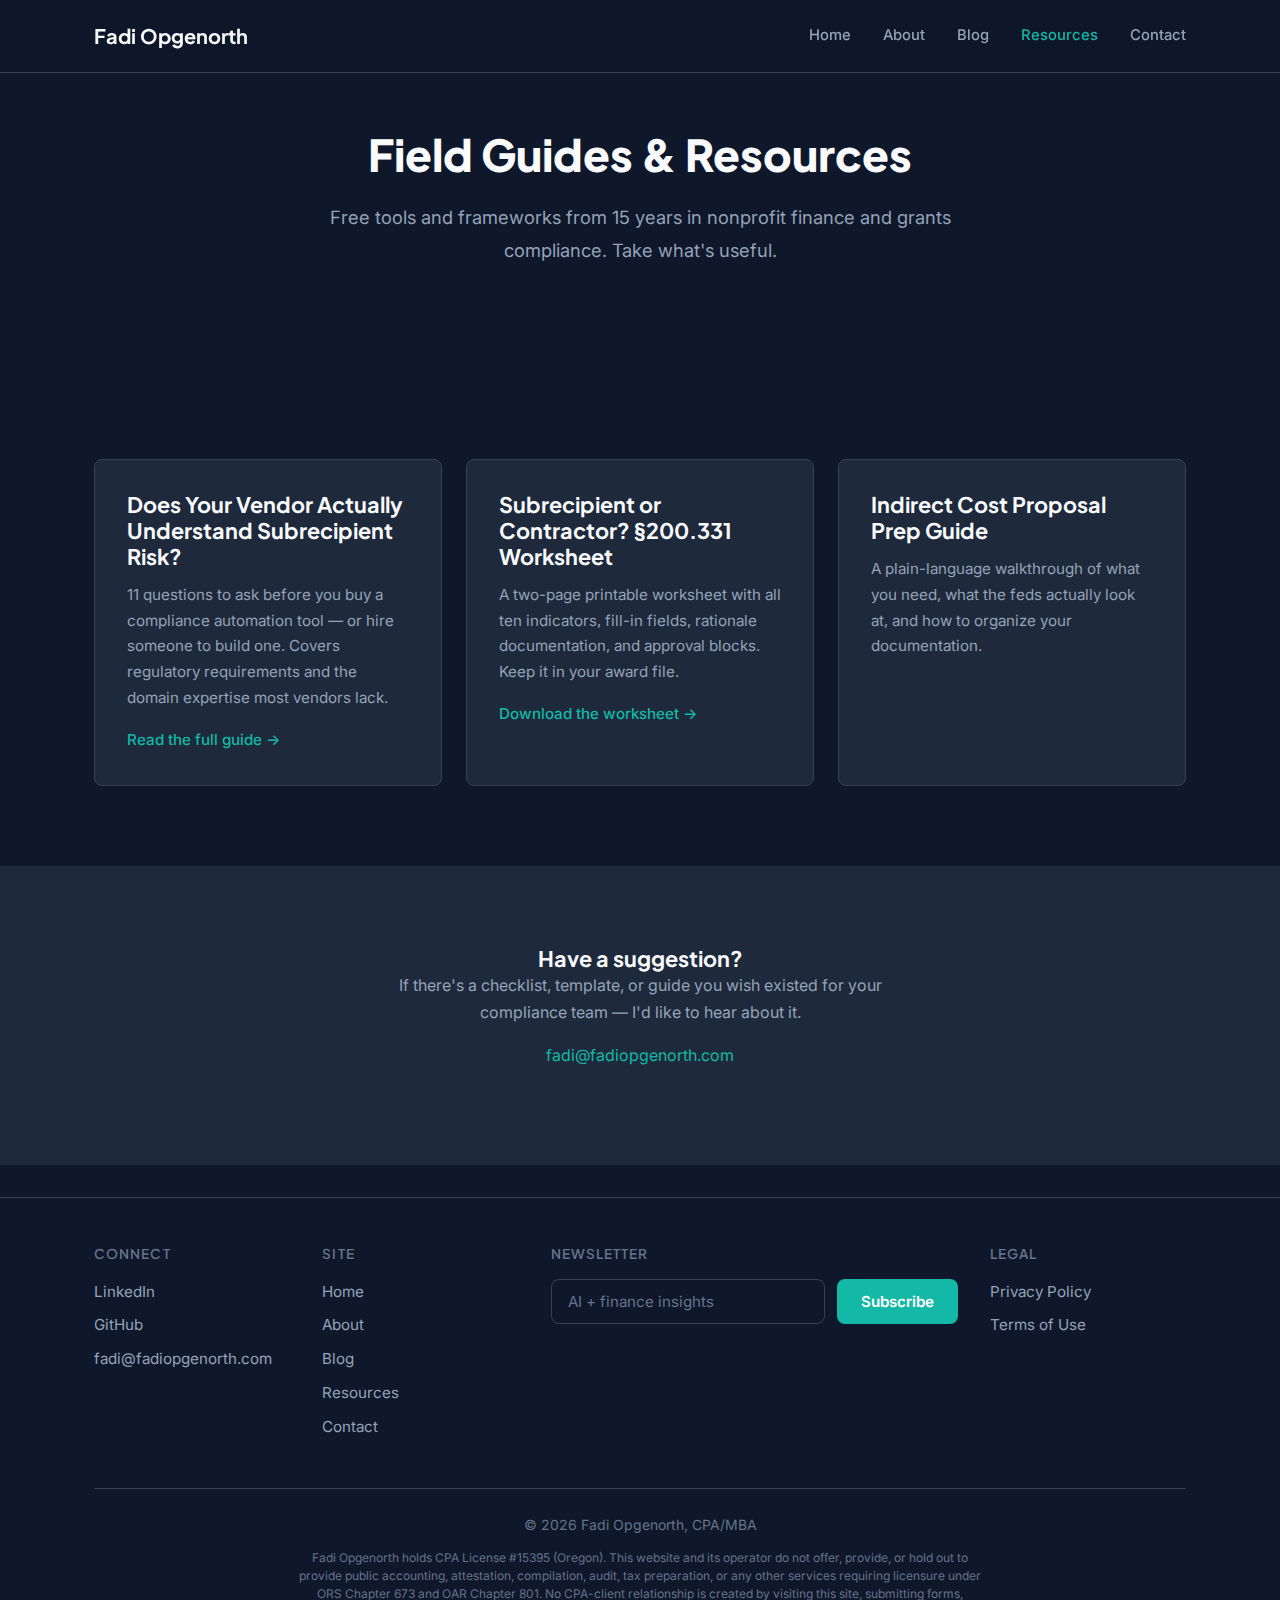
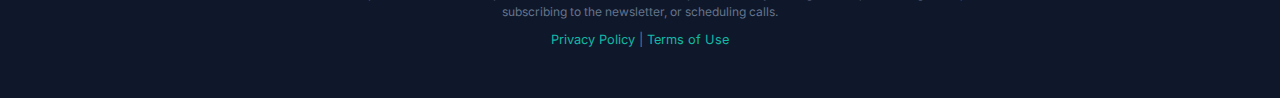
<file: resources.html>
<!DOCTYPE html>
<html lang="en">
<head>
  <meta charset="UTF-8">
  <meta name="viewport" content="width=device-width, initial-scale=1.0">
  <title>Field Guides &amp; Resources — Fadi Opgenorth</title>
  <meta name="description" content="Free compliance tools, checklists, and frameworks from 15 years in nonprofit finance and grants compliance.">
  <meta property="og:title" content="Field Guides &amp; Resources — Fadi Opgenorth">
  <meta property="og:description" content="Free compliance tools, checklists, and frameworks from 15 years in nonprofit finance and grants compliance.">
  <meta property="og:url" content="https://fadiopgenorth.com/resources.html">
  <meta property="og:type" content="website">
  <link rel="stylesheet" href="css/style.css">
</head>
<body>

  <!-- Navigation -->
  <nav class="navbar">
    <div class="container nav-inner">
      <a href="index.html" class="nav-logo">Fadi Opgenorth</a>
      <div class="nav-links">
        <a href="index.html">Home</a>
        <a href="about.html">About</a>
        <a href="blog.html">Blog</a>
        <a href="resources.html" class="active">Resources</a>
        <a href="contact.html">Contact</a>
      </div>
      <button class="hamburger" aria-label="Toggle menu">
        <span></span><span></span><span></span>
      </button>
    </div>
  </nav>
  <div class="mobile-nav">
    <a href="index.html">Home</a>
    <a href="about.html">About</a>
    <a href="blog.html">Blog</a>
    <a href="resources.html" class="active">Resources</a>
    <a href="contact.html">Contact</a>
  </div>

  <!-- Hero -->
  <section class="hero">
    <div class="container">
      <h1>Field Guides &amp; Resources</h1>
      <p>Free tools and frameworks from 15 years in nonprofit finance and grants compliance. Take what's useful.</p>
    </div>
  </section>

  <!-- Resource Cards -->
  <section>
    <div class="container">
      <div class="card-grid">
        <div class="card card-static">
          <h3>Does Your Vendor Actually Understand Subrecipient Risk?</h3>
          <p>11 questions to ask before you buy a compliance automation tool — or hire someone to build one. Covers regulatory requirements and the domain expertise most vendors lack.</p>
          <p style="margin-top: 1rem; margin-bottom: 0;"><a href="blog/subrecipient-risk-assessment.html" style="color: var(--accent); font-weight: 500;">Read the full guide &rarr;</a></p>
        </div>
        <div class="card card-static">
          <h3>Subrecipient or Contractor? &sect;200.331 Worksheet</h3>
          <p>A two-page printable worksheet with all ten indicators, fill-in fields, rationale documentation, and approval blocks. Keep it in your award file.</p>
          <p style="margin-top: 1rem; margin-bottom: 0;"><a href="files/200331-determination-checklist.pdf" style="color: var(--accent); font-weight: 500;">Download the worksheet &rarr;</a></p>
        </div>
        <div class="card card-static">
          <h3>Indirect Cost Proposal Prep Guide</h3>
          <p>A plain-language walkthrough of what you need, what the feds actually look at, and how to organize your documentation.</p>
        </div>
      </div>
    </div>
  </section>

  <!-- Suggestion -->
  <section style="background: var(--bg-secondary);">
    <div class="container" style="text-align: center; max-width: 600px;">
      <h3>Have a suggestion?</h3>
      <p style="color: var(--text-secondary);">If there's a checklist, template, or guide you wish existed for your compliance team — I'd like to hear about it.</p>
      <p><a href="mailto:fadi@fadiopgenorth.com" style="color: var(--accent);">fadi@fadiopgenorth.com</a></p>
    </div>
  </section>

  <!-- Footer -->
  <footer class="site-footer">
    <div class="container">
      <div class="footer-inner">
        <div class="footer-col">
          <h4>Connect</h4>
          <a href="https://www.linkedin.com/in/fadi-opgenorth-cpa-mba/" target="_blank" rel="noopener">LinkedIn</a>
          <a href="https://github.com/Fadi-HVAIH" target="_blank" rel="noopener">GitHub</a>
          <a href="mailto:fadi@fadiopgenorth.com">fadi@fadiopgenorth.com</a>
        </div>
        <div class="footer-col">
          <h4>Site</h4>
          <a href="index.html">Home</a>
          <a href="about.html">About</a>
          <a href="blog.html">Blog</a>
          <a href="resources.html">Resources</a>
          <a href="contact.html">Contact</a>
        </div>
        <div class="footer-col footer-newsletter">
          <h4>Newsletter</h4>
          <form class="form-inline" action="https://buttondown.com/api/emails/embed-subscribe/opgenorth" method="post" referrerpolicy="unsafe-url">
            <input type="email" name="email" placeholder="AI + finance insights" required>
            <button type="submit">Subscribe</button>
          </form>
        </div>
        <div class="footer-col">
          <h4>Legal</h4>
          <a href="privacy.html">Privacy Policy</a>
          <a href="terms.html">Terms of Use</a>
        </div>
      </div>
      <div class="footer-bottom">
        &copy; 2026 Fadi Opgenorth, CPA/MBA
        <p style="font-size: 0.75rem; max-width: 700px; margin: 0.75rem auto 0; color: var(--text-muted); line-height: 1.5;">Fadi Opgenorth holds CPA License #15395 (Oregon). This website and its operator do not offer, provide, or hold out to provide public accounting, attestation, compilation, audit, tax preparation, or any other services requiring licensure under ORS Chapter 673 and OAR Chapter 801. No CPA-client relationship is created by visiting this site, submitting forms, subscribing to the newsletter, or scheduling calls.</p>
        <p style="font-size: 0.8rem; margin-top: 0.5rem;"><a href="privacy.html">Privacy Policy</a> | <a href="terms.html">Terms of Use</a></p>
      </div>
    </div>
  </footer>

  <script src="js/main.js"></script>
</body>
</html>
</file>
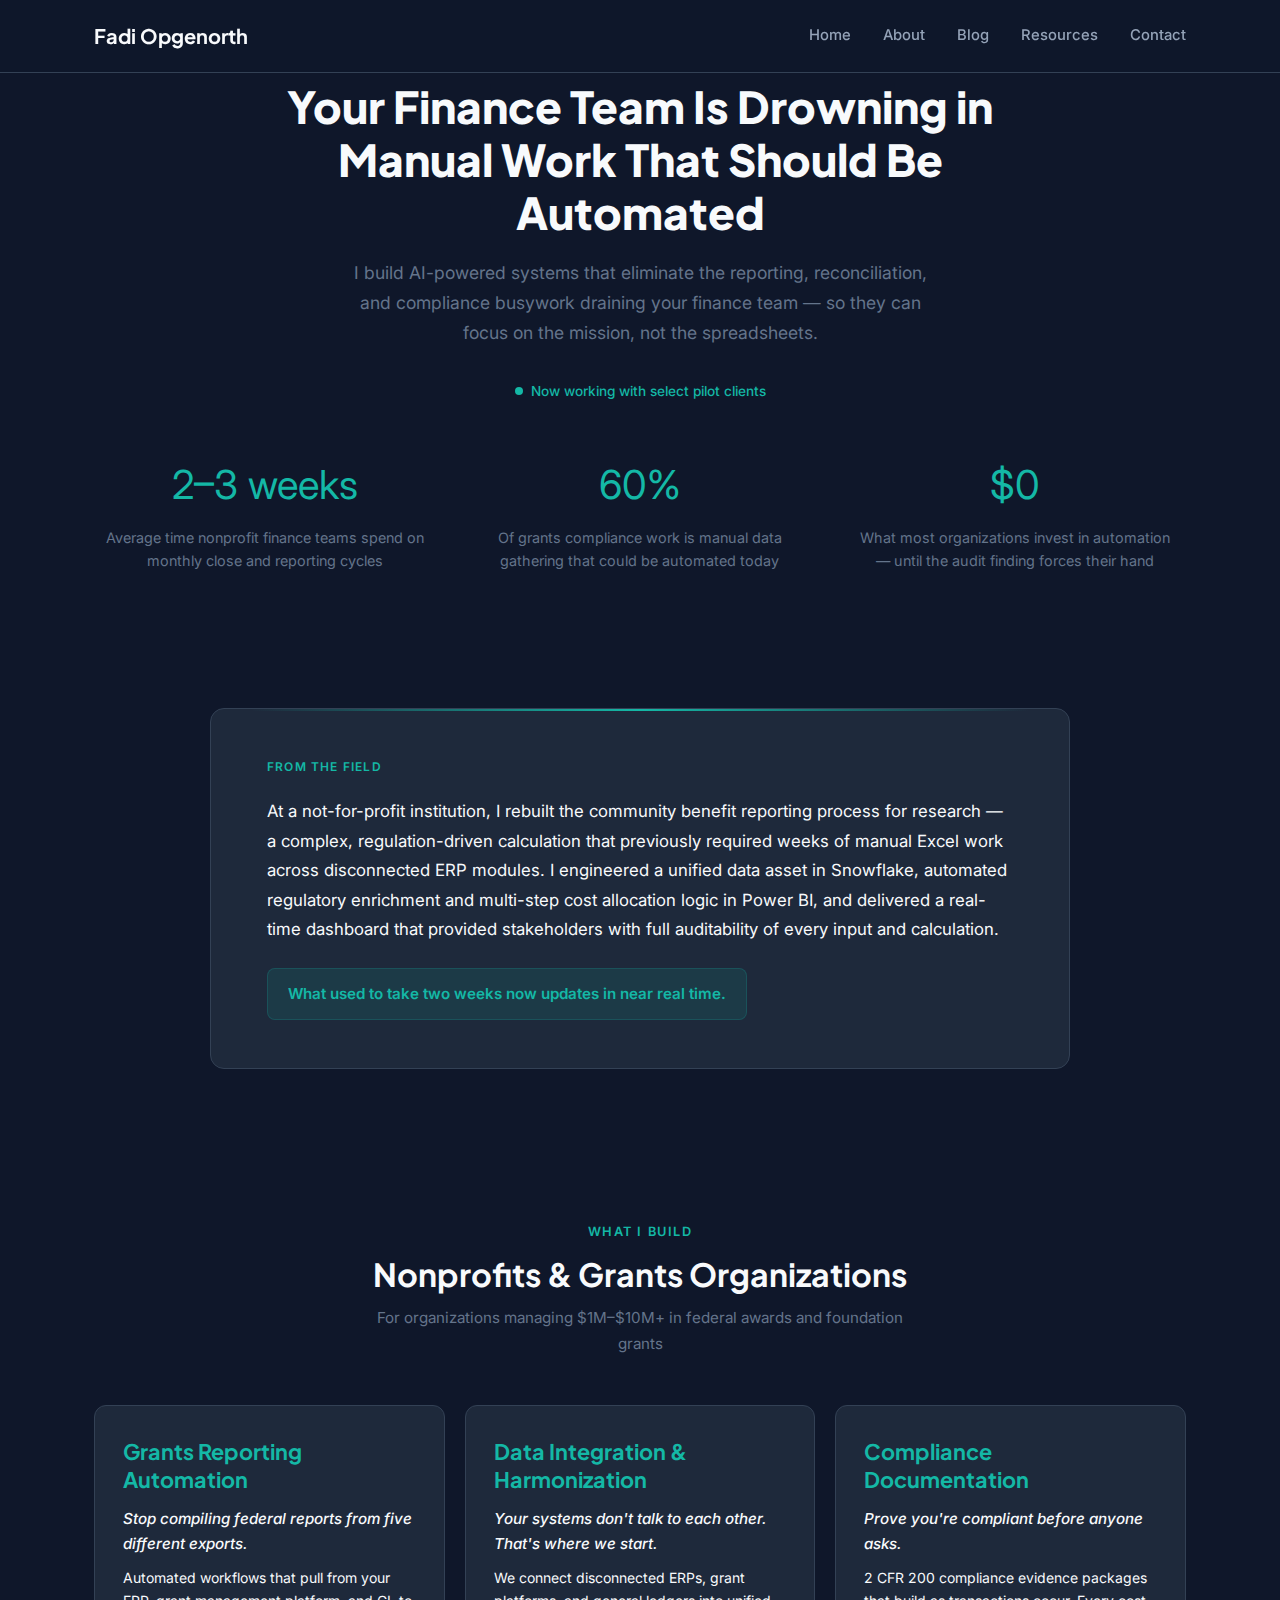
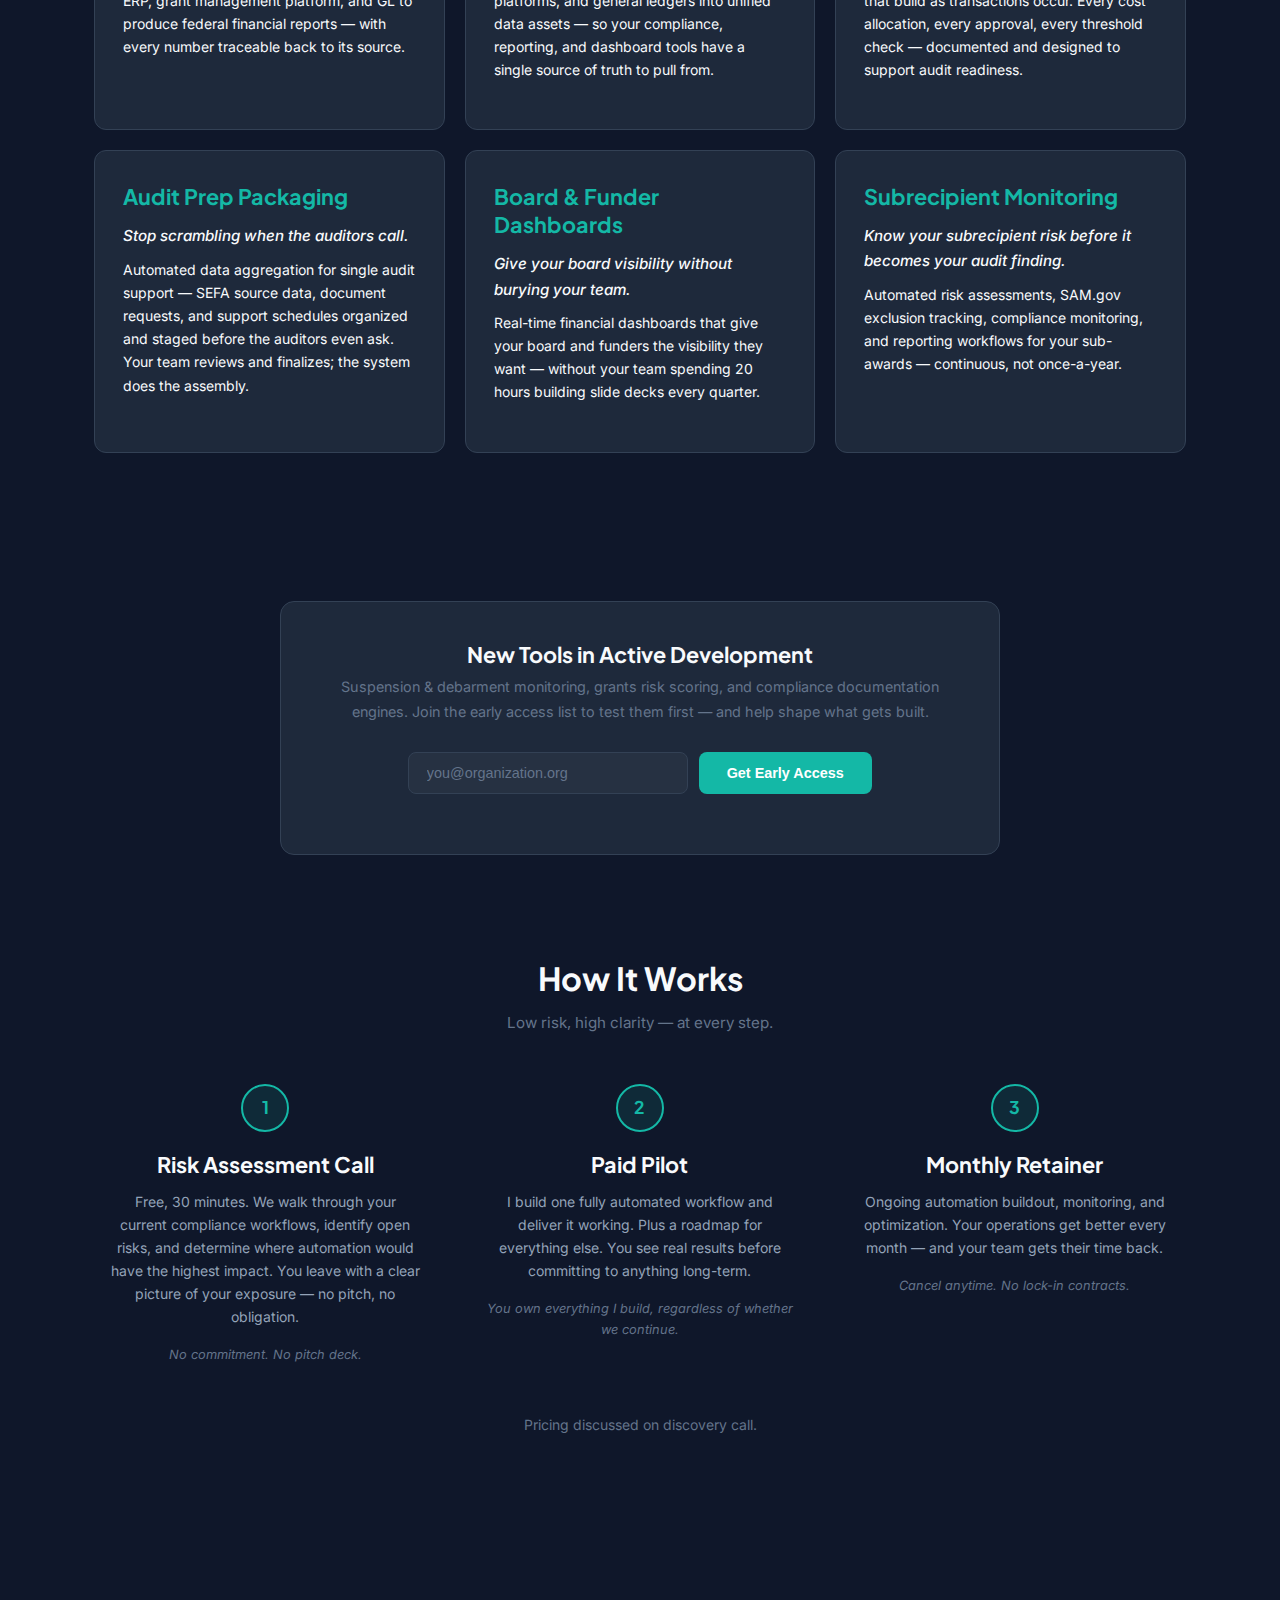
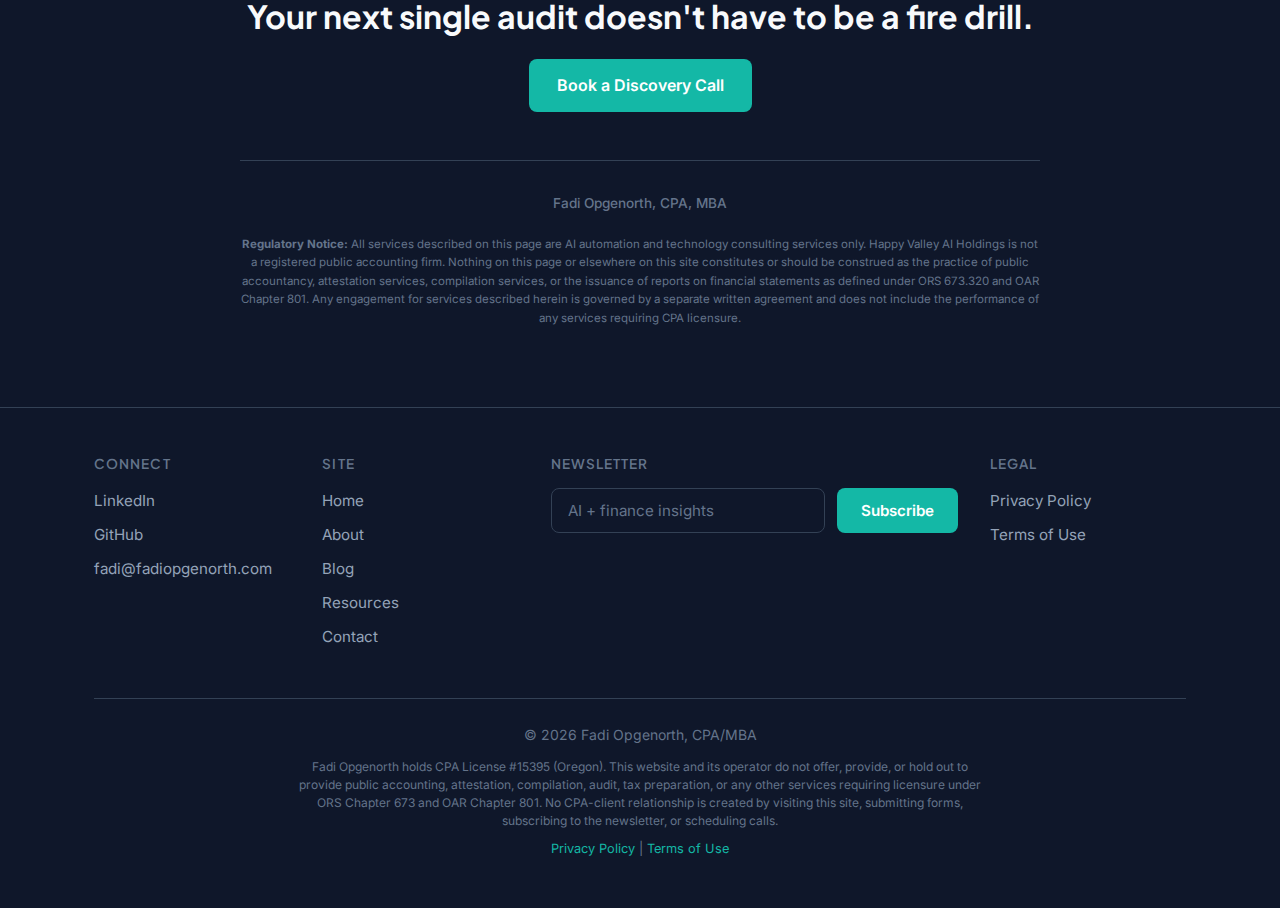
<file: services.html>
<!DOCTYPE html>
<html lang="en">
<head>
  <meta charset="UTF-8">
  <meta name="viewport" content="width=device-width, initial-scale=1.0">
  <title>Services — Fadi Opgenorth</title>
  <meta name="description" content="AI automation services for nonprofit financial operations: grants reporting, financial close, compliance documentation, audit prep, and more.">
  <meta property="og:title" content="Services — Fadi Opgenorth">
  <meta property="og:description" content="AI automation services for nonprofit financial operations: grants reporting, financial close, compliance documentation, audit prep, and more.">
  <meta property="og:url" content="https://fadiopgenorth.com/services.html">
  <meta property="og:type" content="website">
  <meta name="robots" content="noindex, nofollow">
  <link rel="stylesheet" href="css/style.css">
  <style>
  /* ── SERVICES PAGE STYLES ── */
  .services-page .hero {
    text-align: center;
    padding: 5rem 0 4rem;
  }

  .services-page .hero h1 {
    line-height: 1.2;
    margin-bottom: 1.25rem;
    max-width: 720px;
    margin-left: auto;
    margin-right: auto;
  }

  .services-page .hero .subtitle {
    font-size: 1.1rem;
    color: var(--text-muted);
    max-width: 600px;
    margin: 0 auto 1.75rem;
    line-height: 1.7;
  }

  .services-page .hero .status {
    display: inline-flex;
    align-items: center;
    gap: 0.5rem;
    font-size: 0.85rem;
    color: var(--accent, #4fd1c5);
    font-weight: 500;
  }

  .services-page .hero .status::before {
    content: '';
    width: 8px;
    height: 8px;
    background: var(--accent, #4fd1c5);
    border-radius: 50%;
    animation: svc-pulse 2s infinite;
  }

  @keyframes svc-pulse {
    0%, 100% { opacity: 1; }
    50% { opacity: 0.4; }
  }

  /* ── PAIN STRIP ── */
  .pain-strip {
    padding: 3rem 0;
  }

  .pain-strip .inner {
    display: grid;
    grid-template-columns: repeat(3, 1fr);
    gap: 2rem;
    text-align: center;
  }

  .pain-item {
    padding: 0 0.5rem;
  }

  .pain-number {
    font-size: 2.5rem;
    color: var(--accent, #4fd1c5);
    margin-bottom: 0.5rem;
  }

  .pain-item p {
    font-size: 0.9rem;
    color: var(--text-muted);
    line-height: 1.55;
  }

  /* ── SECTION HEADERS ── */
  .section-label {
    font-size: 0.8rem;
    font-weight: 600;
    letter-spacing: 0.12em;
    text-transform: uppercase;
    color: var(--accent, #4fd1c5);
    margin-bottom: 0.75rem;
    text-align: center;
  }

  .section-title {
    text-align: center;
    margin-bottom: 0.75rem;
  }

  .section-subtitle {
    font-size: 0.95rem;
    color: var(--text-muted);
    text-align: center;
    max-width: 560px;
    margin: 0 auto 3rem;
  }

  /* ── SERVICE CARDS ── */
  .services-grid {
    display: grid;
    grid-template-columns: repeat(3, 1fr);
    gap: 1.25rem;
    margin-bottom: 1.25rem;
  }

  .service-card {
    background: var(--bg-card);
    border: 1px solid var(--border);
    border-radius: 12px;
    padding: 2rem 1.75rem;
    transition: border-color 0.3s ease, transform 0.2s ease;
  }

  .service-card:hover {
    transform: translateY(-2px);
  }

  .service-card h3 {
    font-size: 1.35rem;
    font-weight: 700;
    color: var(--accent, #4fd1c5);
    margin-bottom: 0.75rem;
    line-height: 1.3;
  }

  .service-card .pain-hook {
    font-size: 0.95rem;
    font-weight: 500;
    margin-bottom: 0.6rem;
    font-style: italic;
  }

  .service-card p {
    font-size: 0.875rem;
    line-height: 1.65;
  }

  /* ── PROOF SECTION ── */
  .proof {
    padding: 4.5rem 0;
  }

  .proof-card {
    background: var(--bg-card);
    border: 1px solid var(--border);
    border-radius: 14px;
    padding: 3rem 3.5rem;
    max-width: 860px;
    margin: 0 auto;
    position: relative;
  }

  .proof-card::before {
    content: '';
    position: absolute;
    top: 0;
    left: 2.5rem;
    right: 2.5rem;
    height: 2px;
    background: linear-gradient(90deg, transparent, var(--accent, #4fd1c5), transparent);
    border-radius: 2px;
  }

  .proof-eyebrow {
    font-size: 0.75rem;
    font-weight: 600;
    letter-spacing: 0.1em;
    text-transform: uppercase;
    color: var(--accent, #4fd1c5);
    margin-bottom: 1.25rem;
  }

  .proof-quote {
    font-size: 1.05rem;
    line-height: 1.75;
    margin-bottom: 1.5rem;
  }

  .proof-metric {
    display: inline-block;
    background: rgba(20, 184, 166, 0.12);
    border: 1px solid rgba(20, 184, 166, 0.2);
    border-radius: 8px;
    padding: 0.75rem 1.25rem;
    font-size: 0.95rem;
    font-weight: 600;
    color: var(--accent, #4fd1c5);
  }

  /* ── HOW IT WORKS ── */
  .services-page .how-it-works {
    padding: 5rem 0;
  }

  .services-page .steps {
    display: grid;
    grid-template-columns: repeat(3, 1fr);
    gap: 2rem;
    margin-bottom: 2rem;
  }

  .services-page .step {
    text-align: center;
    padding: 0 1rem;
  }

  .services-page .step-number {
    width: 48px;
    height: 48px;
    border-radius: 50%;
    background: rgba(20, 184, 166, 0.12);
    border: 2px solid var(--accent, #4fd1c5);
    display: inline-flex;
    align-items: center;
    justify-content: center;
    font-weight: 700;
    font-size: 1.1rem;
    color: var(--accent, #4fd1c5);
    margin-bottom: 1.25rem;
  }

  .services-page .step h3 {
    font-size: 1.35rem;
    font-weight: 700;
    margin-bottom: 0.75rem;
  }

  .services-page .step p {
    font-size: 0.875rem;
    line-height: 1.65;
  }

  .services-page .step .reassurance {
    font-size: 0.8rem;
    color: var(--text-muted);
    font-style: italic;
    margin-top: 0.6rem;
  }

  .pricing-note {
    text-align: center;
    font-size: 0.875rem;
    color: var(--text-muted);
  }

  /* ── EARLY ACCESS CTA ── */
  .early-access {
    padding: 3rem 0 1.5rem;
  }

  .ea-card {
    background: var(--bg-card);
    border: 1px solid var(--border);
    border-radius: 14px;
    padding: 2.5rem 3rem;
    text-align: center;
    max-width: 720px;
    margin: 0 auto;
  }

  .ea-card h3 {
    font-size: 1.35rem;
    margin-bottom: 0.5rem;
  }

  .ea-card .ea-sub {
    font-size: 0.9rem;
    color: var(--text-muted);
    margin-bottom: 1.75rem;
  }

  .ea-form {
    display: flex;
    gap: 0.65rem;
    justify-content: center;
    flex-wrap: wrap;
    margin-bottom: 1.25rem;
  }

  .ea-form input[type="email"] {
    background: rgba(255, 255, 255, 0.04);
    border: 1px solid var(--border);
    border-radius: 8px;
    padding: 0.75rem 1.1rem;
    font-size: 0.9rem;
    width: 280px;
    outline: none;
    transition: border-color 0.2s;
  }

  .ea-form input::placeholder { color: var(--text-muted); }
  .ea-form input:focus { border-color: var(--accent, #4fd1c5); }

  .ea-form button {
    background: var(--accent, #4fd1c5);
    color: #fff;
    border: none;
    border-radius: 8px;
    padding: 0.75rem 1.75rem;
    font-weight: 600;
    font-size: 0.9rem;
    cursor: pointer;
    transition: opacity 0.2s, transform 0.1s;
  }

  .ea-form button:hover { opacity: 0.9; transform: translateY(-1px); }

  /* ── BOTTOM CTA ── */
  .bottom-cta {
    text-align: center;
    padding: 4rem 0 3rem;
  }

  .bottom-cta h2 {
    margin-bottom: 1.5rem;
  }

  /* ── REGULATORY FOOTER ── */
  .reg-footer {
    border-top: 1px solid var(--border);
    padding: 2rem 0;
    max-width: 800px;
    margin: 0 auto;
  }

  .reg-footer .credential-line {
    font-size: 0.85rem;
    text-align: center;
    margin-bottom: 1.25rem;
    font-weight: 500;
  }

  .reg-footer p {
    font-size: 0.72rem;
    color: var(--text-muted);
    line-height: 1.6;
    text-align: center;
  }

  /* ── RESPONSIVE ── */
  @media (max-width: 768px) {
    .pain-strip .inner,
    .services-grid,
    .services-page .steps { grid-template-columns: 1fr; }
    .proof-card { padding: 2rem 1.75rem; }
    .ea-form input[type="email"] { width: 100%; }
  }
  </style>
</head>
<body>

  <!-- Navigation -->
  <nav class="navbar">
    <div class="container nav-inner">
      <a href="index.html" class="nav-logo">Fadi Opgenorth</a>
      <div class="nav-links">
        <a href="index.html">Home</a>
        <a href="about.html">About</a>
        <a href="blog.html">Blog</a>
        <a href="resources.html">Resources</a>
        <a href="contact.html">Contact</a>
      </div>
      <button class="hamburger" aria-label="Toggle menu">
        <span></span><span></span><span></span>
      </button>
    </div>
  </nav>
  <div class="mobile-nav">
    <a href="index.html">Home</a>
    <a href="about.html">About</a>
    <a href="blog.html">Blog</a>
    <a href="resources.html">Resources</a>
    <a href="contact.html">Contact</a>
  </div>

  <div class="services-page">

  <!-- Hero -->
  <section class="hero" style="padding-bottom: 1.5rem;">
    <div class="container">
      <h1>Your Finance Team Is Drowning in Manual Work That Should Be Automated</h1>
      <p class="subtitle">
        I build AI-powered systems that eliminate the reporting, reconciliation, and compliance busywork
        draining your finance team — so they can focus on the mission, not the spreadsheets.
      </p>
      <span class="status">Now working with select pilot clients</span>
    </div>
  </section>

  <!-- Pain Strip -->
  <section class="pain-strip" style="padding-top: 1.5rem;">
    <div class="container">
      <div class="inner">
        <div class="pain-item">
          <div class="pain-number">2–3 weeks</div>
          <p>Average time nonprofit finance teams spend on monthly close and reporting cycles</p>
        </div>
        <div class="pain-item">
          <div class="pain-number">60%</div>
          <p>Of grants compliance work is manual data gathering that could be automated today</p>
        </div>
        <div class="pain-item">
          <div class="pain-number">$0</div>
          <p>What most organizations invest in automation — until the audit finding forces their hand</p>
        </div>
      </div>
    </div>
  </section>

  <!-- Proof -->
  <section class="proof" id="from-the-field">
    <div class="container">
      <div class="proof-card">
        <div class="proof-eyebrow">From the Field</div>
        <p class="proof-quote">
          At a not-for-profit institution, I rebuilt the community benefit reporting process for research —
          a complex, regulation-driven calculation that previously required weeks of manual Excel work across
          disconnected ERP modules. I engineered a unified data asset in Snowflake, automated regulatory
          enrichment and multi-step cost allocation logic in Power BI, and delivered a real-time dashboard
          that provided stakeholders with full auditability of every input and calculation.
        </p>
        <div class="proof-metric">What used to take two weeks now updates in near real time.</div>
      </div>
    </div>
  </section>

  <!-- Services -->
  <section>
    <div class="container">
      <div class="section-label">What I Build</div>
      <h2 class="section-title">Nonprofits &amp; Grants Organizations</h2>
      <p class="section-subtitle">For organizations managing $1M–$10M+ in federal awards and foundation grants</p>

      <div class="services-grid">
        <div class="service-card">
          <h3>Grants Reporting Automation</h3>
          <p class="pain-hook">Stop compiling federal reports from five different exports.</p>
          <p>Automated workflows that pull from your ERP, grant management platform, and GL to produce federal financial reports — with every number traceable back to its source.</p>
        </div>
        <div class="service-card">
          <h3>Data Integration &amp; Harmonization</h3>
          <p class="pain-hook">Your systems don't talk to each other. That's where we start.</p>
          <p>We connect disconnected ERPs, grant platforms, and general ledgers into unified data assets — so your compliance, reporting, and dashboard tools have a single source of truth to pull from.</p>
        </div>
        <div class="service-card">
          <h3>Compliance Documentation</h3>
          <p class="pain-hook">Prove you're compliant before anyone asks.</p>
          <p>2 CFR 200 compliance evidence packages that build as transactions occur. Every cost allocation, every approval, every threshold check — documented and designed to support audit readiness.</p>
        </div>
      </div>

      <div class="services-grid">
        <div class="service-card">
          <h3>Audit Prep Packaging</h3>
          <p class="pain-hook">Stop scrambling when the auditors call.</p>
          <p>Automated data aggregation for single audit support — SEFA source data, document requests, and support schedules organized and staged before the auditors even ask. Your team reviews and finalizes; the system does the assembly.</p>
        </div>
        <div class="service-card">
          <h3>Board &amp; Funder Dashboards</h3>
          <p class="pain-hook">Give your board visibility without burying your team.</p>
          <p>Real-time financial dashboards that give your board and funders the visibility they want — without your team spending 20 hours building slide decks every quarter.</p>
        </div>
        <div class="service-card">
          <h3>Subrecipient Monitoring</h3>
          <p class="pain-hook">Know your subrecipient risk before it becomes your audit finding.</p>
          <p>Automated risk assessments, SAM.gov exclusion tracking, compliance monitoring, and reporting workflows for your sub-awards — continuous, not once-a-year.</p>
        </div>
      </div>
    </div>
  </section>

  <!-- Early Access -->
  <section class="early-access">
    <div class="container">
      <div class="ea-card">
        <h3>New Tools in Active Development</h3>
        <p class="ea-sub">Suspension &amp; debarment monitoring, grants risk scoring, and compliance documentation engines. Join the early access list to test them first — and help shape what gets built.</p>
        <form class="ea-form" action="https://buttondown.com/api/emails/embed-subscribe/opgenorth" method="post" referrerpolicy="unsafe-url">
          <input type="email" name="email" placeholder="you@organization.org" required>
          <button type="submit">Get Early Access</button>
        </form>
      </div>
    </div>
  </section>

  <!-- How It Works -->
  <section class="how-it-works">
    <div class="container">
      <h2 class="section-title">How It Works</h2>
      <p class="section-subtitle">Low risk, high clarity — at every step.</p>

      <div class="steps">
        <div class="step">
          <div class="step-number">1</div>
          <h3>Risk Assessment Call</h3>
          <p>Free, 30 minutes. We walk through your current compliance workflows, identify open risks, and determine where automation would have the highest impact. You leave with a clear picture of your exposure — no pitch, no obligation.</p>
          <p class="reassurance">No commitment. No pitch deck.</p>
        </div>
        <div class="step">
          <div class="step-number">2</div>
          <h3>Paid Pilot</h3>
          <p>I build one fully automated workflow and deliver it working. Plus a roadmap for everything else. You see real results before committing to anything long-term.</p>
          <p class="reassurance">You own everything I build, regardless of whether we continue.</p>
        </div>
        <div class="step">
          <div class="step-number">3</div>
          <h3>Monthly Retainer</h3>
          <p>Ongoing automation buildout, monitoring, and optimization. Your operations get better every month — and your team gets their time back.</p>
          <p class="reassurance">Cancel anytime. No lock-in contracts.</p>
        </div>
      </div>
      <p class="pricing-note">Pricing discussed on discovery call.</p>
    </div>
  </section>

  <!-- Bottom CTA -->
  <section class="bottom-cta">
    <div class="container">
      <h2>Your next single audit doesn't have to be a fire drill.</h2>
      <a href="https://cal.com/fadi-opgenorth/discovery" class="btn btn-primary" target="_blank" rel="noopener">Book a Discovery Call</a>
    </div>
  </section>

  </div><!-- /.services-page -->

  <!-- Regulatory Notice -->
  <div class="container">
    <div class="reg-footer">
      <p class="credential-line">Fadi Opgenorth, CPA, MBA</p>
      <p>
        <strong>Regulatory Notice:</strong> All services described on this page are AI automation and technology consulting services only.
        Happy Valley AI Holdings is not a registered public accounting firm. Nothing on this page or elsewhere on this site constitutes
        or should be construed as the practice of public accountancy, attestation services, compilation services, or the issuance of
        reports on financial statements as defined under ORS 673.320 and OAR Chapter 801. Any engagement for services described herein
        is governed by a separate written agreement and does not include the performance of any services requiring CPA licensure.
      </p>
    </div>
  </div>

  <!-- Footer -->
  <footer class="site-footer">
    <div class="container">
      <div class="footer-inner">
        <div class="footer-col">
          <h4>Connect</h4>
          <a href="https://www.linkedin.com/in/fadi-opgenorth-cpa-mba/" target="_blank" rel="noopener">LinkedIn</a>
          <a href="https://github.com/Fadi-HVAIH" target="_blank" rel="noopener">GitHub</a>
          <a href="mailto:fadi@fadiopgenorth.com">fadi@fadiopgenorth.com</a>
        </div>
        <div class="footer-col">
          <h4>Site</h4>
          <a href="index.html">Home</a>
          <a href="about.html">About</a>
          <a href="blog.html">Blog</a>
          <a href="resources.html">Resources</a>
          <a href="contact.html">Contact</a>
        </div>
        <div class="footer-col footer-newsletter">
          <h4>Newsletter</h4>
          <form class="form-inline" action="https://buttondown.com/api/emails/embed-subscribe/opgenorth" method="post" referrerpolicy="unsafe-url">
            <input type="email" name="email" placeholder="AI + finance insights" required>
            <button type="submit">Subscribe</button>
          </form>
        </div>
        <div class="footer-col">
          <h4>Legal</h4>
          <a href="privacy.html">Privacy Policy</a>
          <a href="terms.html">Terms of Use</a>
        </div>
      </div>
      <div class="footer-bottom">
        &copy; 2026 Fadi Opgenorth, CPA/MBA
        <p style="font-size: 0.75rem; max-width: 700px; margin: 0.75rem auto 0; color: var(--text-muted); line-height: 1.5;">Fadi Opgenorth holds CPA License #15395 (Oregon). This website and its operator do not offer, provide, or hold out to provide public accounting, attestation, compilation, audit, tax preparation, or any other services requiring licensure under ORS Chapter 673 and OAR Chapter 801. No CPA-client relationship is created by visiting this site, submitting forms, subscribing to the newsletter, or scheduling calls.</p>
        <p style="font-size: 0.8rem; margin-top: 0.5rem;"><a href="privacy.html">Privacy Policy</a> | <a href="terms.html">Terms of Use</a></p>
      </div>
    </div>
  </footer>

  <script src="js/main.js"></script>
</body>
</html>
</file>
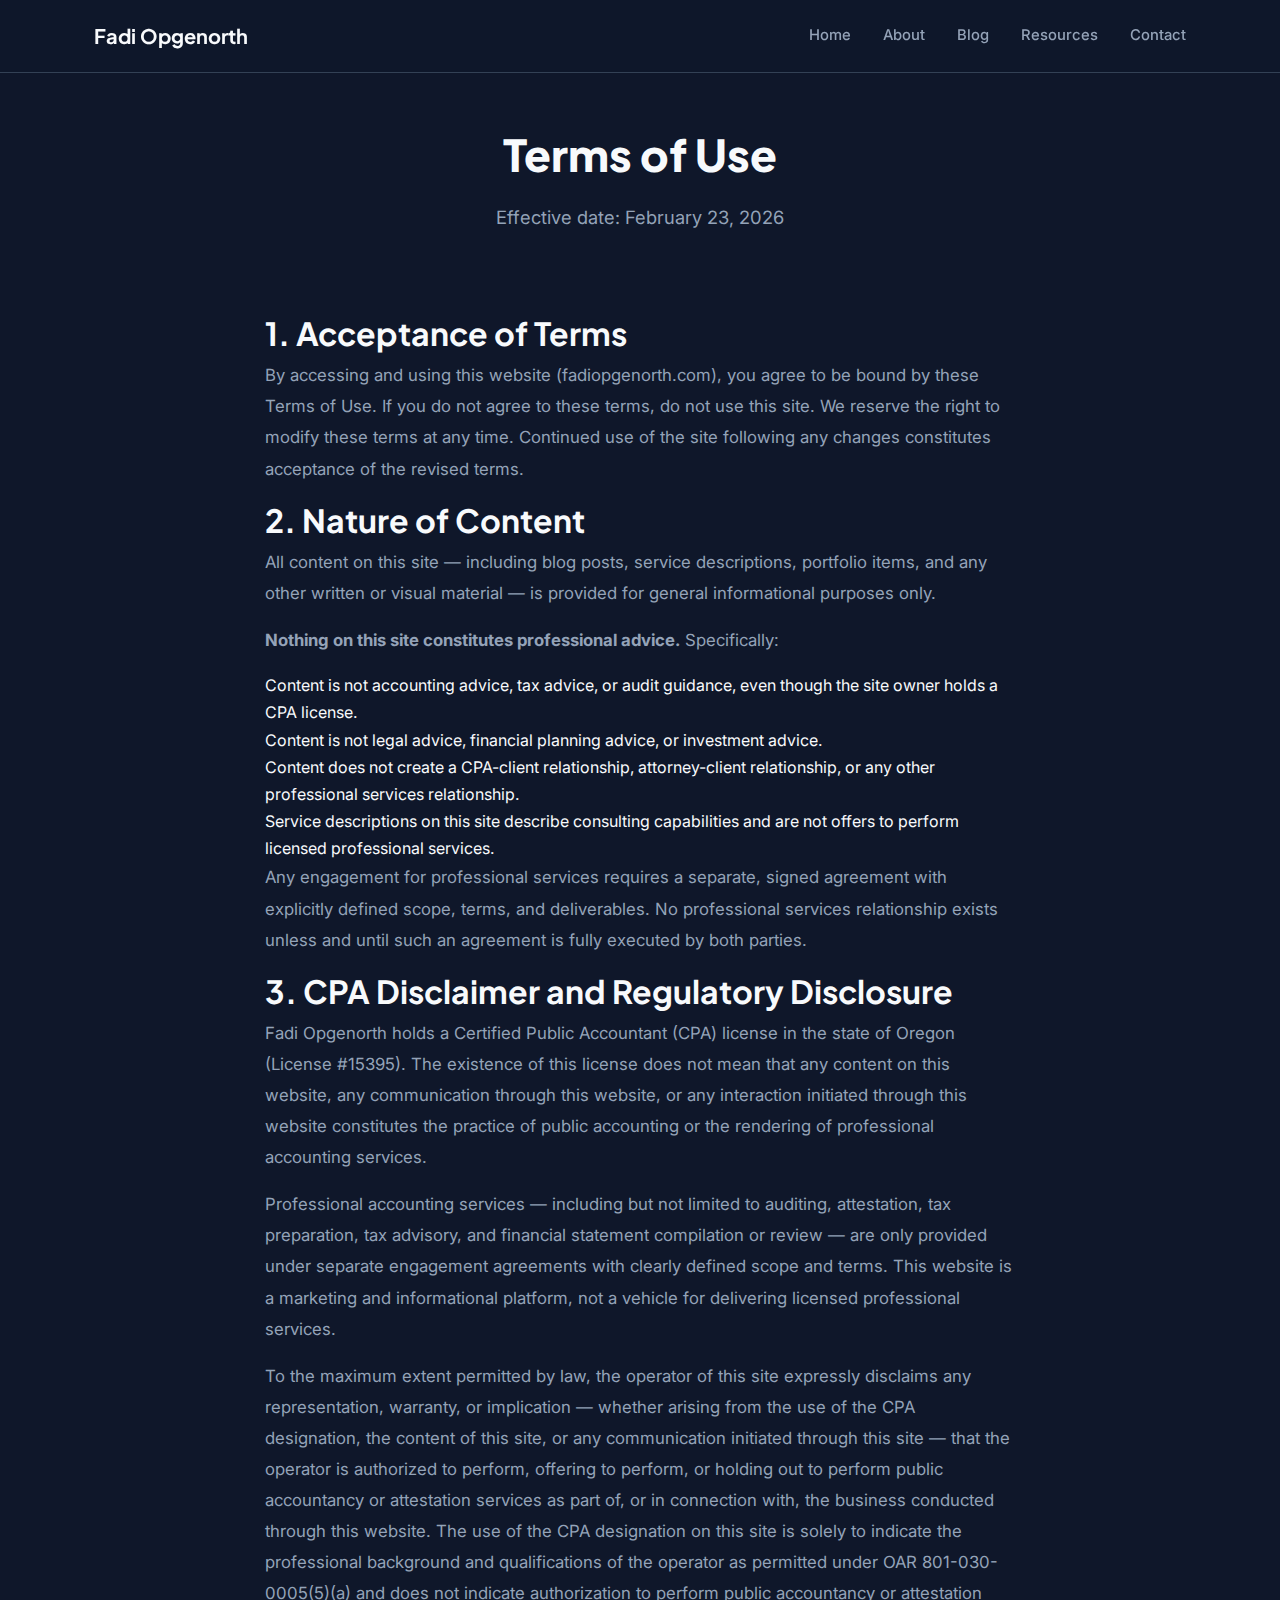
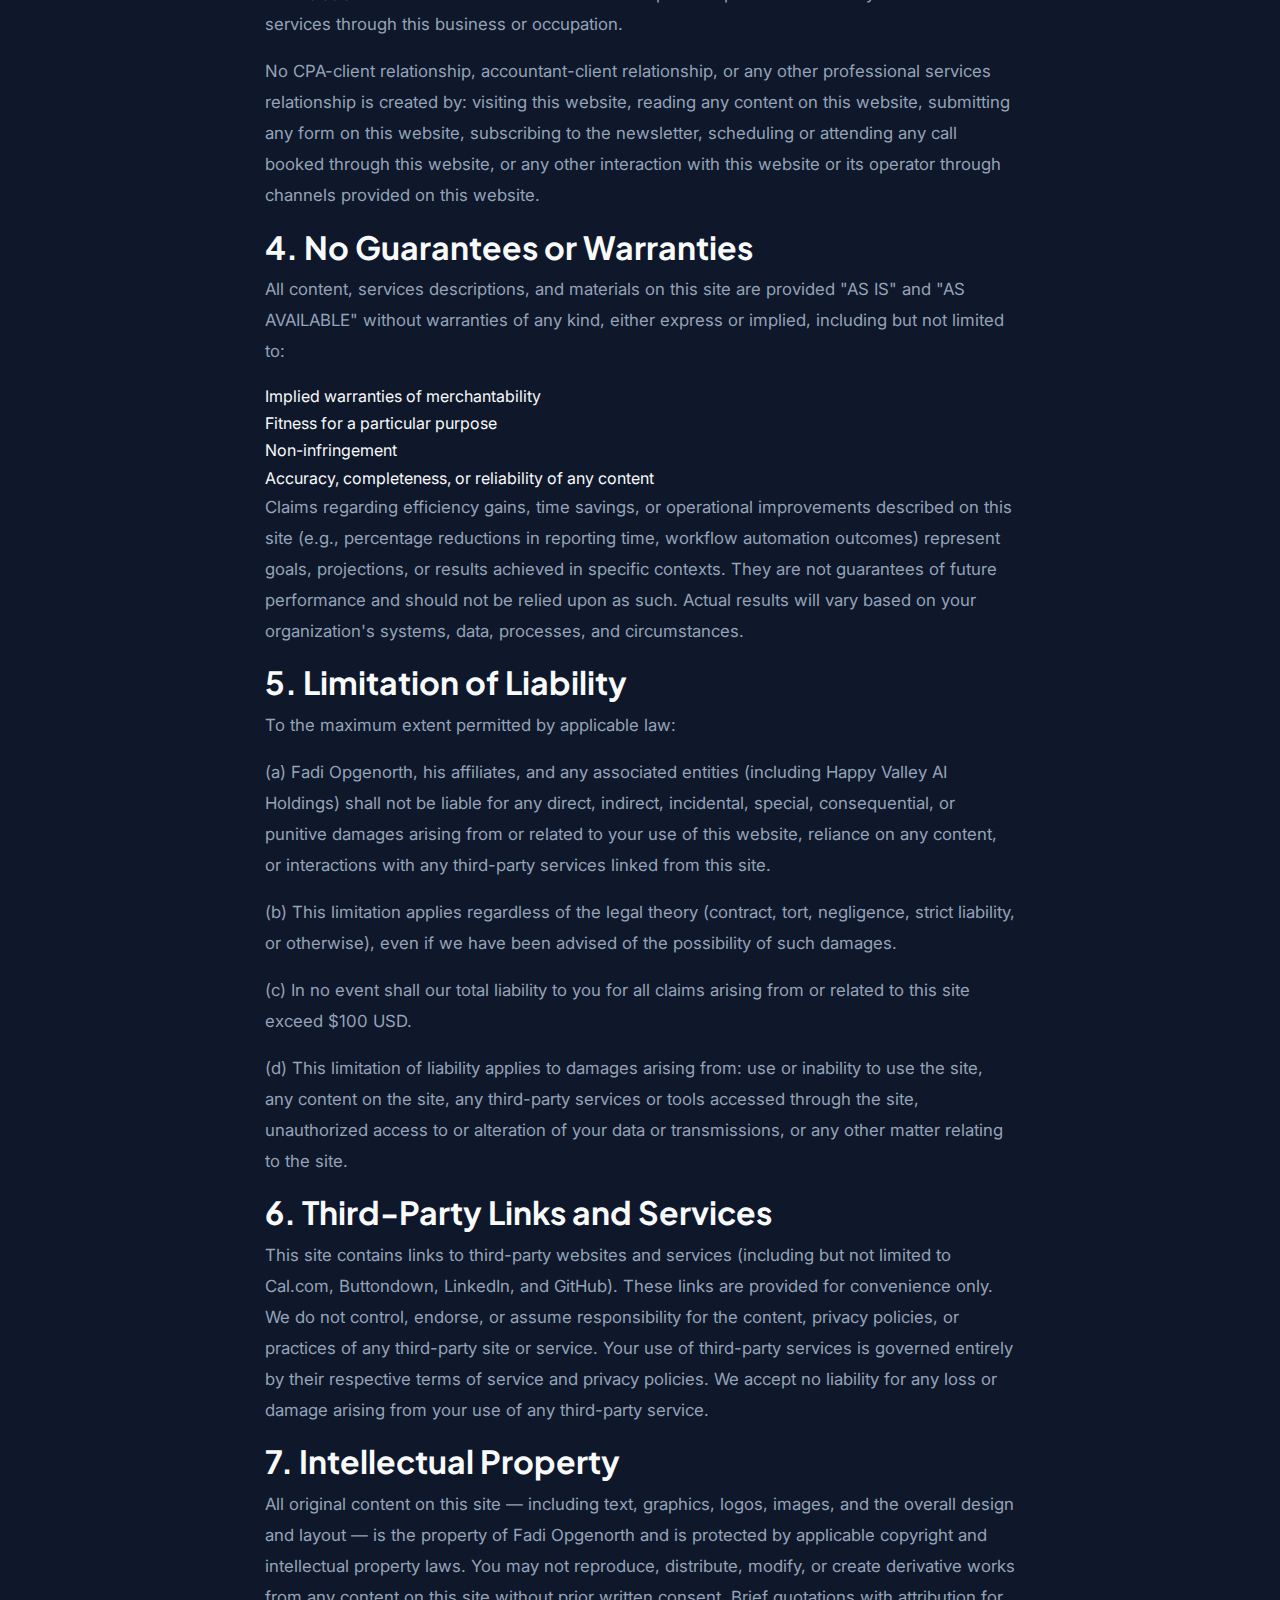
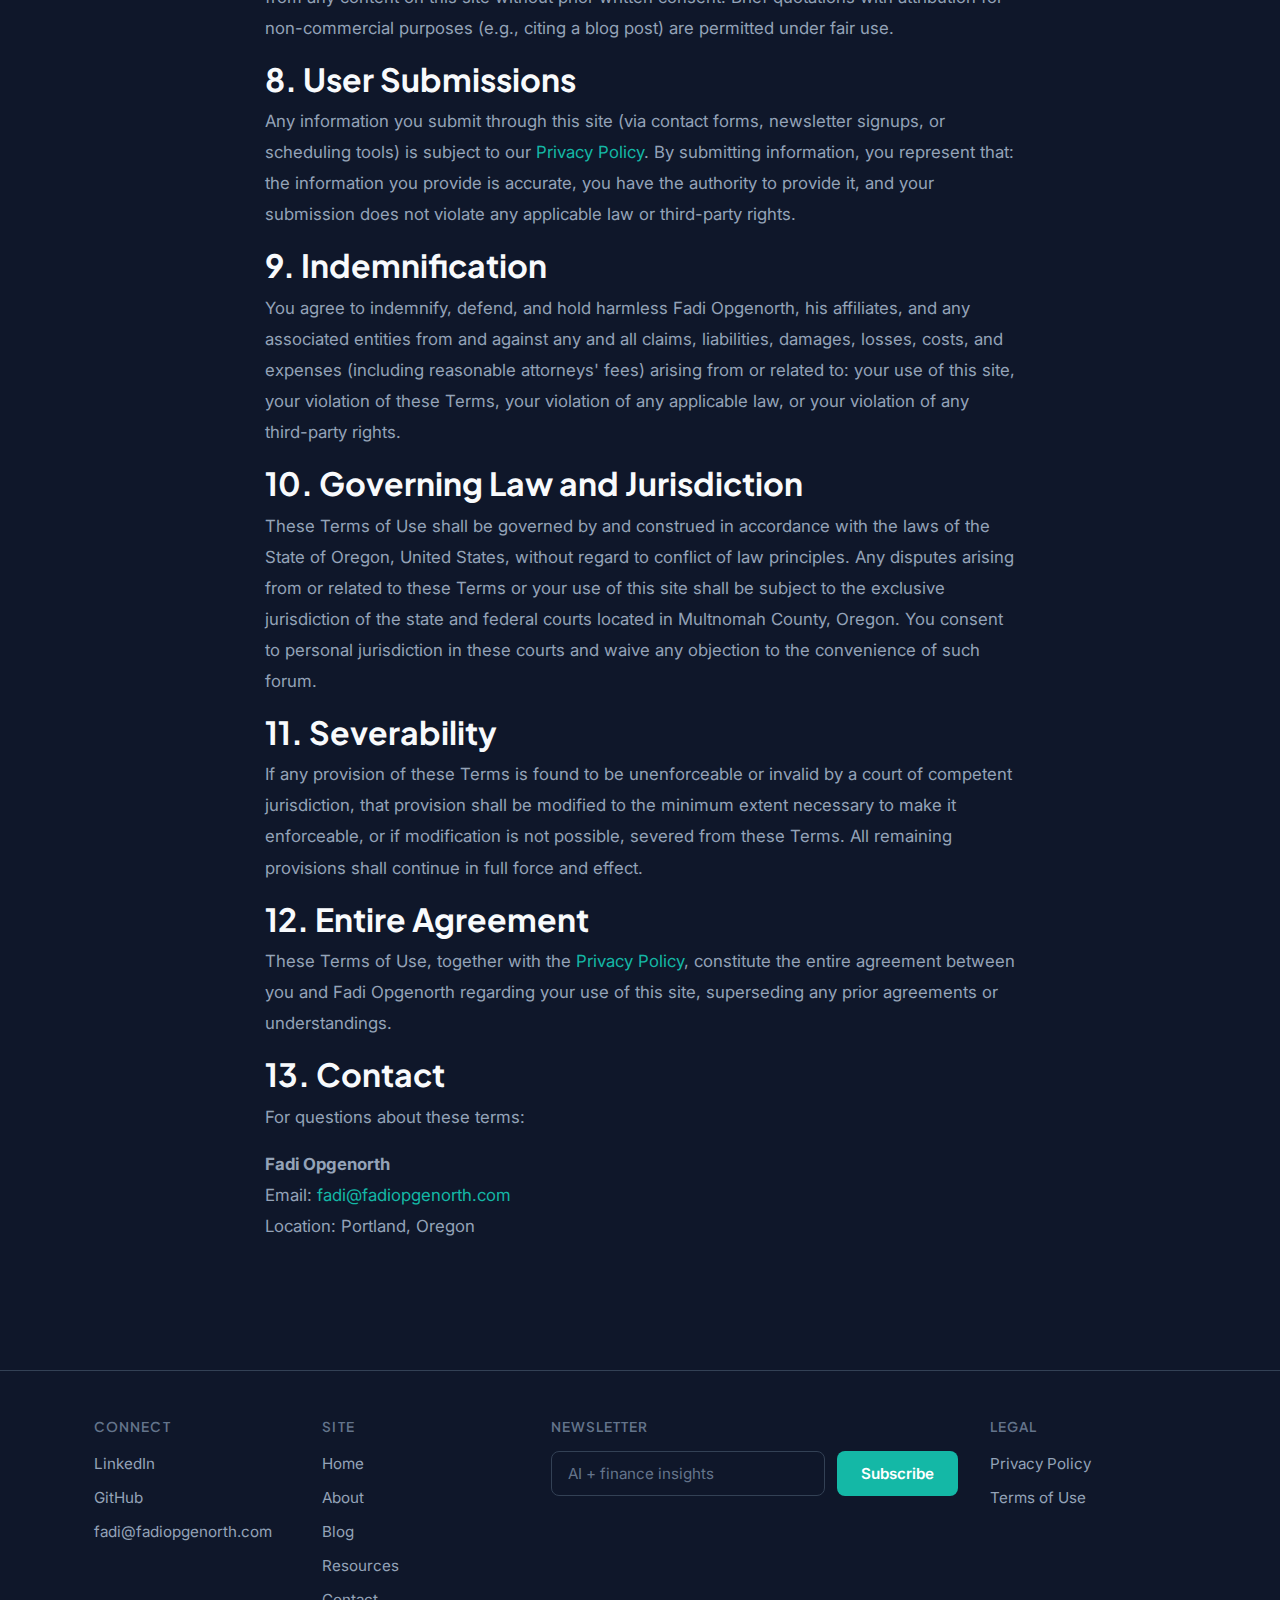
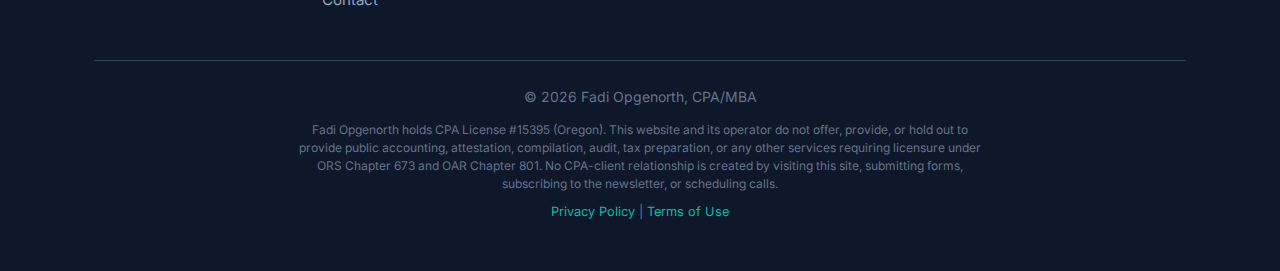
<file: terms.html>
<!DOCTYPE html>
<html lang="en">
<head>
  <meta charset="UTF-8">
  <meta name="viewport" content="width=device-width, initial-scale=1.0">
  <title>Terms of Use — Fadi Opgenorth</title>
  <meta name="description" content="Terms of Use for fadiopgenorth.com. Please read these terms carefully before using this website.">
  <meta property="og:title" content="Terms of Use — Fadi Opgenorth">
  <meta property="og:description" content="Terms of Use for fadiopgenorth.com. Please read these terms carefully before using this website.">
  <meta property="og:url" content="https://fadiopgenorth.com/terms.html">
  <meta property="og:type" content="website">
  <link rel="stylesheet" href="css/style.css">
</head>
<body>

  <!-- Navigation -->
  <nav class="navbar">
    <div class="container nav-inner">
      <a href="index.html" class="nav-logo">Fadi Opgenorth</a>
      <div class="nav-links">
        <a href="index.html">Home</a>
        <a href="about.html">About</a>
        <a href="blog.html">Blog</a>
        <a href="resources.html">Resources</a>
        <a href="contact.html">Contact</a>
      </div>
      <button class="hamburger" aria-label="Toggle menu">
        <span></span><span></span><span></span>
      </button>
    </div>
  </nav>
  <div class="mobile-nav">
    <a href="index.html">Home</a>
    <a href="about.html">About</a>
    <a href="blog.html">Blog</a>
    <a href="resources.html">Resources</a>
    <a href="contact.html">Contact</a>
  </div>

  <!-- Hero -->
  <section class="hero" style="padding-bottom: 1.5rem;">
    <div class="container">
      <h1>Terms of Use</h1>
      <p>Effective date: February 23, 2026</p>
    </div>
  </section>

  <!-- Terms Content -->
  <section style="padding-top: 1.5rem;">
    <div class="container">
      <div class="blog-post">

        <h2>1. Acceptance of Terms</h2>
        <p>By accessing and using this website (fadiopgenorth.com), you agree to be bound by these Terms of Use. If you do not agree to these terms, do not use this site. We reserve the right to modify these terms at any time. Continued use of the site following any changes constitutes acceptance of the revised terms.</p>

        <h2>2. Nature of Content</h2>
        <p>All content on this site — including blog posts, service descriptions, portfolio items, and any other written or visual material — is provided for general informational purposes only.</p>
        <p><strong>Nothing on this site constitutes professional advice.</strong> Specifically:</p>
        <ul>
          <li>Content is not accounting advice, tax advice, or audit guidance, even though the site owner holds a CPA license.</li>
          <li>Content is not legal advice, financial planning advice, or investment advice.</li>
          <li>Content does not create a CPA-client relationship, attorney-client relationship, or any other professional services relationship.</li>
          <li>Service descriptions on this site describe consulting capabilities and are not offers to perform licensed professional services.</li>
        </ul>
        <p>Any engagement for professional services requires a separate, signed agreement with explicitly defined scope, terms, and deliverables. No professional services relationship exists unless and until such an agreement is fully executed by both parties.</p>

        <h2>3. CPA Disclaimer and Regulatory Disclosure</h2>
        <p>Fadi Opgenorth holds a Certified Public Accountant (CPA) license in the state of Oregon (License #15395). The existence of this license does not mean that any content on this website, any communication through this website, or any interaction initiated through this website constitutes the practice of public accounting or the rendering of professional accounting services.</p>
        <p>Professional accounting services — including but not limited to auditing, attestation, tax preparation, tax advisory, and financial statement compilation or review — are only provided under separate engagement agreements with clearly defined scope and terms. This website is a marketing and informational platform, not a vehicle for delivering licensed professional services.</p>
        <p>To the maximum extent permitted by law, the operator of this site expressly disclaims any representation, warranty, or implication — whether arising from the use of the CPA designation, the content of this site, or any communication initiated through this site — that the operator is authorized to perform, offering to perform, or holding out to perform public accountancy or attestation services as part of, or in connection with, the business conducted through this website. The use of the CPA designation on this site is solely to indicate the professional background and qualifications of the operator as permitted under OAR 801-030-0005(5)(a) and does not indicate authorization to perform public accountancy or attestation services through this business or occupation.</p>
        <p>No CPA-client relationship, accountant-client relationship, or any other professional services relationship is created by: visiting this website, reading any content on this website, submitting any form on this website, subscribing to the newsletter, scheduling or attending any call booked through this website, or any other interaction with this website or its operator through channels provided on this website.</p>

        <h2>4. No Guarantees or Warranties</h2>
        <p>All content, services descriptions, and materials on this site are provided "AS IS" and "AS AVAILABLE" without warranties of any kind, either express or implied, including but not limited to:</p>
        <ul>
          <li>Implied warranties of merchantability</li>
          <li>Fitness for a particular purpose</li>
          <li>Non-infringement</li>
          <li>Accuracy, completeness, or reliability of any content</li>
        </ul>
        <p>Claims regarding efficiency gains, time savings, or operational improvements described on this site (e.g., percentage reductions in reporting time, workflow automation outcomes) represent goals, projections, or results achieved in specific contexts. They are not guarantees of future performance and should not be relied upon as such. Actual results will vary based on your organization's systems, data, processes, and circumstances.</p>

        <h2>5. Limitation of Liability</h2>
        <p>To the maximum extent permitted by applicable law:</p>
        <p>(a) Fadi Opgenorth, his affiliates, and any associated entities (including Happy Valley AI Holdings) shall not be liable for any direct, indirect, incidental, special, consequential, or punitive damages arising from or related to your use of this website, reliance on any content, or interactions with any third-party services linked from this site.</p>
        <p>(b) This limitation applies regardless of the legal theory (contract, tort, negligence, strict liability, or otherwise), even if we have been advised of the possibility of such damages.</p>
        <p>(c) In no event shall our total liability to you for all claims arising from or related to this site exceed $100 USD.</p>
        <p>(d) This limitation of liability applies to damages arising from: use or inability to use the site, any content on the site, any third-party services or tools accessed through the site, unauthorized access to or alteration of your data or transmissions, or any other matter relating to the site.</p>

        <h2>6. Third-Party Links and Services</h2>
        <p>This site contains links to third-party websites and services (including but not limited to Cal.com, Buttondown, LinkedIn, and GitHub). These links are provided for convenience only. We do not control, endorse, or assume responsibility for the content, privacy policies, or practices of any third-party site or service. Your use of third-party services is governed entirely by their respective terms of service and privacy policies. We accept no liability for any loss or damage arising from your use of any third-party service.</p>

        <h2>7. Intellectual Property</h2>
        <p>All original content on this site — including text, graphics, logos, images, and the overall design and layout — is the property of Fadi Opgenorth and is protected by applicable copyright and intellectual property laws. You may not reproduce, distribute, modify, or create derivative works from any content on this site without prior written consent. Brief quotations with attribution for non-commercial purposes (e.g., citing a blog post) are permitted under fair use.</p>

        <h2>8. User Submissions</h2>
        <p>Any information you submit through this site (via contact forms, newsletter signups, or scheduling tools) is subject to our <a href="privacy.html">Privacy Policy</a>. By submitting information, you represent that: the information you provide is accurate, you have the authority to provide it, and your submission does not violate any applicable law or third-party rights.</p>

        <h2>9. Indemnification</h2>
        <p>You agree to indemnify, defend, and hold harmless Fadi Opgenorth, his affiliates, and any associated entities from and against any and all claims, liabilities, damages, losses, costs, and expenses (including reasonable attorneys' fees) arising from or related to: your use of this site, your violation of these Terms, your violation of any applicable law, or your violation of any third-party rights.</p>

        <h2>10. Governing Law and Jurisdiction</h2>
        <p>These Terms of Use shall be governed by and construed in accordance with the laws of the State of Oregon, United States, without regard to conflict of law principles. Any disputes arising from or related to these Terms or your use of this site shall be subject to the exclusive jurisdiction of the state and federal courts located in Multnomah County, Oregon. You consent to personal jurisdiction in these courts and waive any objection to the convenience of such forum.</p>

        <h2>11. Severability</h2>
        <p>If any provision of these Terms is found to be unenforceable or invalid by a court of competent jurisdiction, that provision shall be modified to the minimum extent necessary to make it enforceable, or if modification is not possible, severed from these Terms. All remaining provisions shall continue in full force and effect.</p>

        <h2>12. Entire Agreement</h2>
        <p>These Terms of Use, together with the <a href="privacy.html">Privacy Policy</a>, constitute the entire agreement between you and Fadi Opgenorth regarding your use of this site, superseding any prior agreements or understandings.</p>

        <h2>13. Contact</h2>
        <p>For questions about these terms:</p>
        <p><strong>Fadi Opgenorth</strong><br>
        Email: <a href="mailto:fadi@fadiopgenorth.com">fadi@fadiopgenorth.com</a><br>
        Location: Portland, Oregon</p>

      </div>
    </div>
  </section>

  <!-- Footer -->
  <footer class="site-footer">
    <div class="container">
      <div class="footer-inner">
        <div class="footer-col">
          <h4>Connect</h4>
          <a href="https://www.linkedin.com/in/fadi-opgenorth-cpa-mba/" target="_blank" rel="noopener">LinkedIn</a>
          <a href="https://github.com/Fadi-HVAIH" target="_blank" rel="noopener">GitHub</a>
          <a href="mailto:fadi@fadiopgenorth.com">fadi@fadiopgenorth.com</a>
        </div>
        <div class="footer-col">
          <h4>Site</h4>
          <a href="index.html">Home</a>
          <a href="about.html">About</a>
          <a href="blog.html">Blog</a>
          <a href="resources.html">Resources</a>
          <a href="contact.html">Contact</a>
        </div>
        <div class="footer-col footer-newsletter">
          <h4>Newsletter</h4>
          <form class="form-inline" action="https://buttondown.com/api/emails/embed-subscribe/opgenorth" method="post" referrerpolicy="unsafe-url">
            <input type="email" name="email" placeholder="AI + finance insights" required>
            <button type="submit">Subscribe</button>
          </form>
        </div>
        <div class="footer-col">
          <h4>Legal</h4>
          <a href="privacy.html">Privacy Policy</a>
          <a href="terms.html">Terms of Use</a>
        </div>
      </div>
      <div class="footer-bottom">
        &copy; 2026 Fadi Opgenorth, CPA/MBA
        <p style="font-size: 0.75rem; max-width: 700px; margin: 0.75rem auto 0; color: var(--text-muted); line-height: 1.5;">Fadi Opgenorth holds CPA License #15395 (Oregon). This website and its operator do not offer, provide, or hold out to provide public accounting, attestation, compilation, audit, tax preparation, or any other services requiring licensure under ORS Chapter 673 and OAR Chapter 801. No CPA-client relationship is created by visiting this site, submitting forms, subscribing to the newsletter, or scheduling calls.</p>
        <p style="font-size: 0.8rem; margin-top: 0.5rem;"><a href="privacy.html">Privacy Policy</a> | <a href="terms.html">Terms of Use</a></p>
      </div>
    </div>
  </footer>

  <script src="js/main.js"></script>
</body>
</html>
</file>
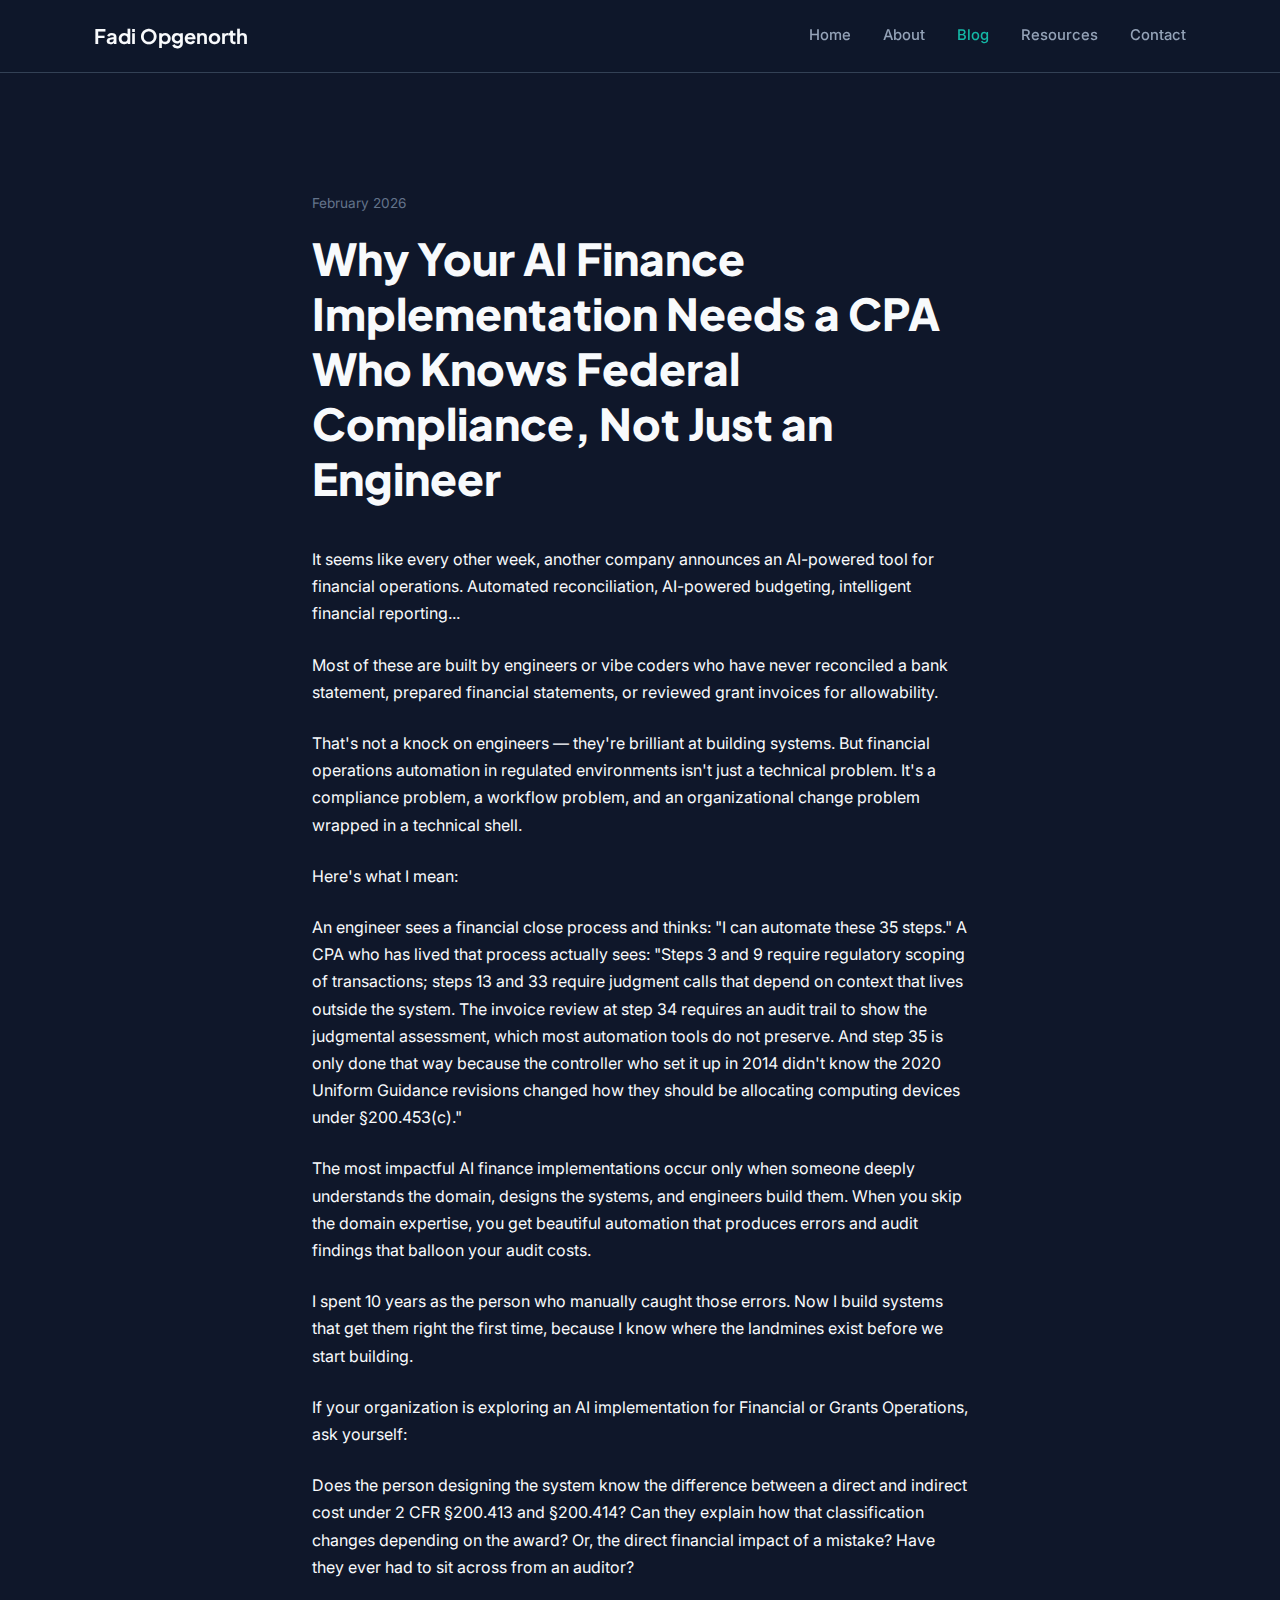
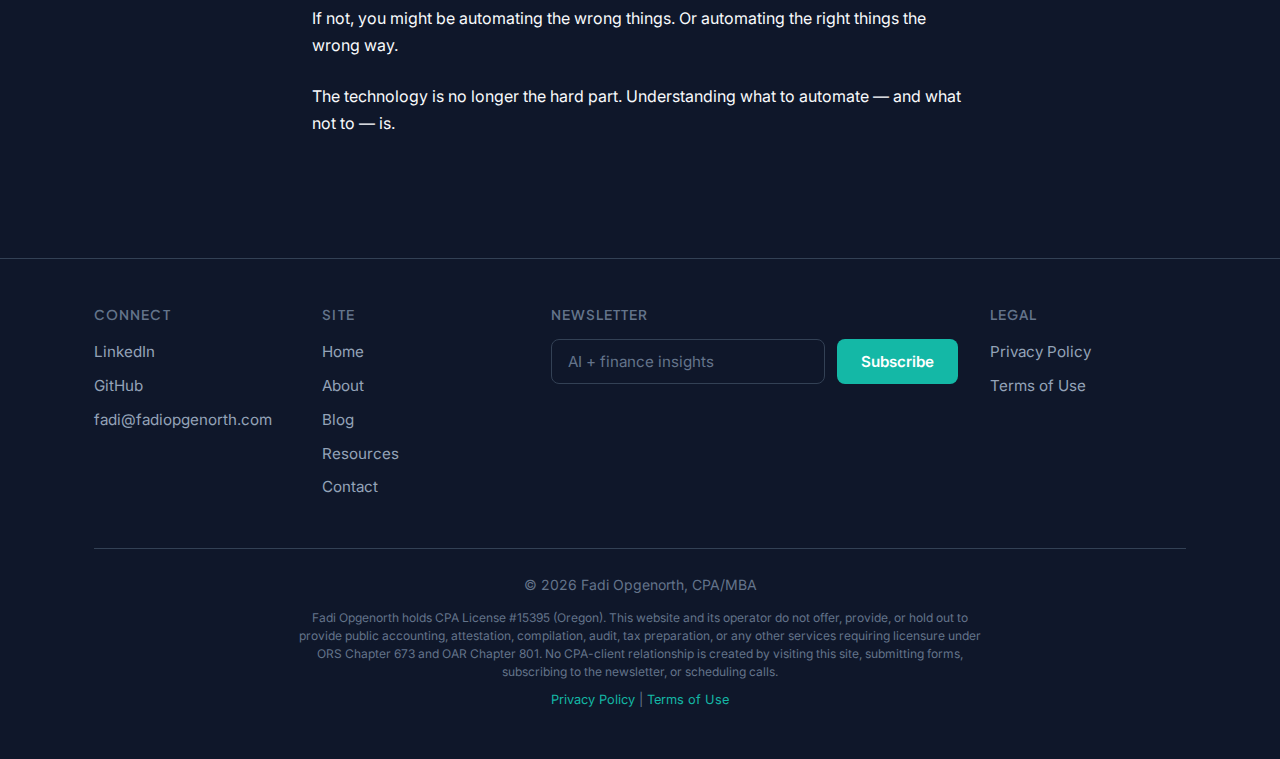
<file: blog/ai-finance-cpa.html>
<!DOCTYPE html>
<html lang="en">
<head>
  <meta charset="UTF-8">
  <meta name="viewport" content="width=device-width, initial-scale=1.0">
  <title>Why Your AI Finance Implementation Needs a CPA Who Knows Federal Compliance, Not Just an Engineer — Fadi Opgenorth</title>
  <meta name="description" content="The best AI finance implementations happen when someone who deeply understands the domain designs the system. Here's why domain expertise matters more than technical sophistication.">
  <meta property="og:title" content="Why Your AI Finance Implementation Needs a CPA Who Knows Federal Compliance, Not Just an Engineer — Fadi Opgenorth">
  <meta property="og:description" content="The best AI finance implementations happen when someone who deeply understands the domain designs the system. Here's why domain expertise matters more than technical sophistication.">
  <meta property="og:url" content="https://fadiopgenorth.com/blog/ai-finance-cpa.html">
  <meta property="og:type" content="website">
  <link rel="stylesheet" href="../css/style.css">
  <style>
    .blog-post-page .article {
      max-width: 720px;
      margin: 0 auto;
      padding: 12rem 2rem 4rem;
    }

    .blog-post-page .article-meta {
      font-size: 0.85rem;
      color: var(--text-muted);
      margin-bottom: 1rem;
    }

    .blog-post-page .article h1 {
      color: var(--text-primary);
      line-height: 1.25;
      margin-bottom: 2.5rem;
    }

    .blog-post-page .article p {
      font-size: 1rem;
      margin-bottom: 1.5rem;
    }

    .blog-post-page .article strong {
      color: var(--text-primary);
    }

    .blog-post-page .article h2 {
      color: var(--text-primary);
      margin-top: 2.5rem;
      margin-bottom: 1rem;
    }

    .blog-post-page .article a {
      color: var(--accent);
      text-decoration: underline;
      text-underline-offset: 2px;
    }

    @media (max-width: 768px) {
    }
  </style>
</head>
<body>

  <!-- Navigation -->
  <nav class="navbar">
    <div class="container nav-inner">
      <a href="../index.html" class="nav-logo">Fadi Opgenorth</a>
      <div class="nav-links">
        <a href="../index.html">Home</a>
        <a href="../about.html">About</a>
        <a href="../blog.html" class="active">Blog</a>
        <a href="../resources.html">Resources</a>
        <a href="../contact.html">Contact</a>
      </div>
      <button class="hamburger" aria-label="Toggle menu">
        <span></span><span></span><span></span>
      </button>
    </div>
  </nav>
  <div class="mobile-nav">
    <a href="../index.html">Home</a>
    <a href="../about.html">About</a>
    <a href="../blog.html" class="active">Blog</a>
    <a href="../resources.html">Resources</a>
    <a href="../contact.html">Contact</a>
  </div>

  <div class="blog-post-page">
    <article class="article">

      <div class="article-meta">February 2026</div>

      <h1>Why Your AI Finance Implementation Needs a CPA Who Knows Federal Compliance, Not Just an Engineer</h1>

      <p>It seems like every other week, another company announces an AI-powered tool for financial operations. Automated reconciliation, AI-powered budgeting, intelligent financial reporting...</p>

      <p>Most of these are built by engineers or vibe coders who have never reconciled a bank statement, prepared financial statements, or reviewed grant invoices for allowability.</p>

      <p>That's not a knock on engineers &mdash; they're brilliant at building systems. But financial operations automation in regulated environments isn't just a technical problem. It's a compliance problem, a workflow problem, and an organizational change problem wrapped in a technical shell.</p>

      <p>Here's what I mean:</p>

      <p>An engineer sees a financial close process and thinks: "I can automate these 35 steps." A CPA who has lived that process actually sees: "Steps 3 and 9 require regulatory scoping of transactions; steps 13 and 33 require judgment calls that depend on context that lives outside the system. The invoice review at step 34 requires an audit trail to show the judgmental assessment, which most automation tools do not preserve. And step 35 is only done that way because the controller who set it up in 2014 didn't know the 2020 Uniform Guidance revisions changed how they should be allocating computing devices under &sect;200.453(c)."</p>

      <p>The most impactful AI finance implementations occur only when someone deeply understands the domain, designs the systems, and engineers build them. When you skip the domain expertise, you get beautiful automation that produces errors and audit findings that balloon your audit costs.</p>

      <p>I spent 10 years as the person who manually caught those errors. Now I build systems that get them right the first time, because I know where the landmines exist before we start building.</p>

      <p>If your organization is exploring an AI implementation for Financial or Grants Operations, ask yourself:</p>

      <p>Does the person designing the system know the difference between a direct and indirect cost under 2 CFR &sect;200.413 and &sect;200.414? Can they explain how that classification changes depending on the award? Or, the direct financial impact of a mistake? Have they ever had to sit across from an auditor?</p>

      <p>If not, you might be automating the wrong things. Or automating the right things the wrong way.</p>

      <p>The technology is no longer the hard part. Understanding what to automate &mdash; and what not to &mdash; is.</p>

    </article>
  </div>

  <!-- Footer -->
  <footer class="site-footer">
    <div class="container">
      <div class="footer-inner">
        <div class="footer-col">
          <h4>Connect</h4>
          <a href="https://www.linkedin.com/in/fadi-opgenorth-cpa-mba/" target="_blank" rel="noopener">LinkedIn</a>
          <a href="https://github.com/Fadi-HVAIH" target="_blank" rel="noopener">GitHub</a>
          <a href="mailto:fadi@fadiopgenorth.com">fadi@fadiopgenorth.com</a>
        </div>
        <div class="footer-col">
          <h4>Site</h4>
          <a href="../index.html">Home</a>
          <a href="../about.html">About</a>
          <a href="../blog.html">Blog</a>
          <a href="../resources.html">Resources</a>
          <a href="../contact.html">Contact</a>
        </div>
        <div class="footer-col footer-newsletter">
          <h4>Newsletter</h4>
          <form class="form-inline" action="https://buttondown.com/api/emails/embed-subscribe/opgenorth" method="post" referrerpolicy="unsafe-url">
            <input type="email" name="email" placeholder="AI + finance insights" required>
            <button type="submit">Subscribe</button>
          </form>
        </div>
        <div class="footer-col">
          <h4>Legal</h4>
          <a href="../privacy.html">Privacy Policy</a>
          <a href="../terms.html">Terms of Use</a>
        </div>
      </div>
      <div class="footer-bottom">
        &copy; 2026 Fadi Opgenorth, CPA/MBA
        <p style="font-size: 0.75rem; max-width: 700px; margin: 0.75rem auto 0; color: var(--text-muted); line-height: 1.5;">Fadi Opgenorth holds CPA License #15395 (Oregon). This website and its operator do not offer, provide, or hold out to provide public accounting, attestation, compilation, audit, tax preparation, or any other services requiring licensure under ORS Chapter 673 and OAR Chapter 801. No CPA-client relationship is created by visiting this site, submitting forms, subscribing to the newsletter, or scheduling calls.</p>
        <p style="font-size: 0.8rem; margin-top: 0.5rem;"><a href="../privacy.html">Privacy Policy</a> | <a href="../terms.html">Terms of Use</a></p>
      </div>
    </div>
  </footer>

  <script src="../js/main.js"></script>
</body>
</html>
</file>
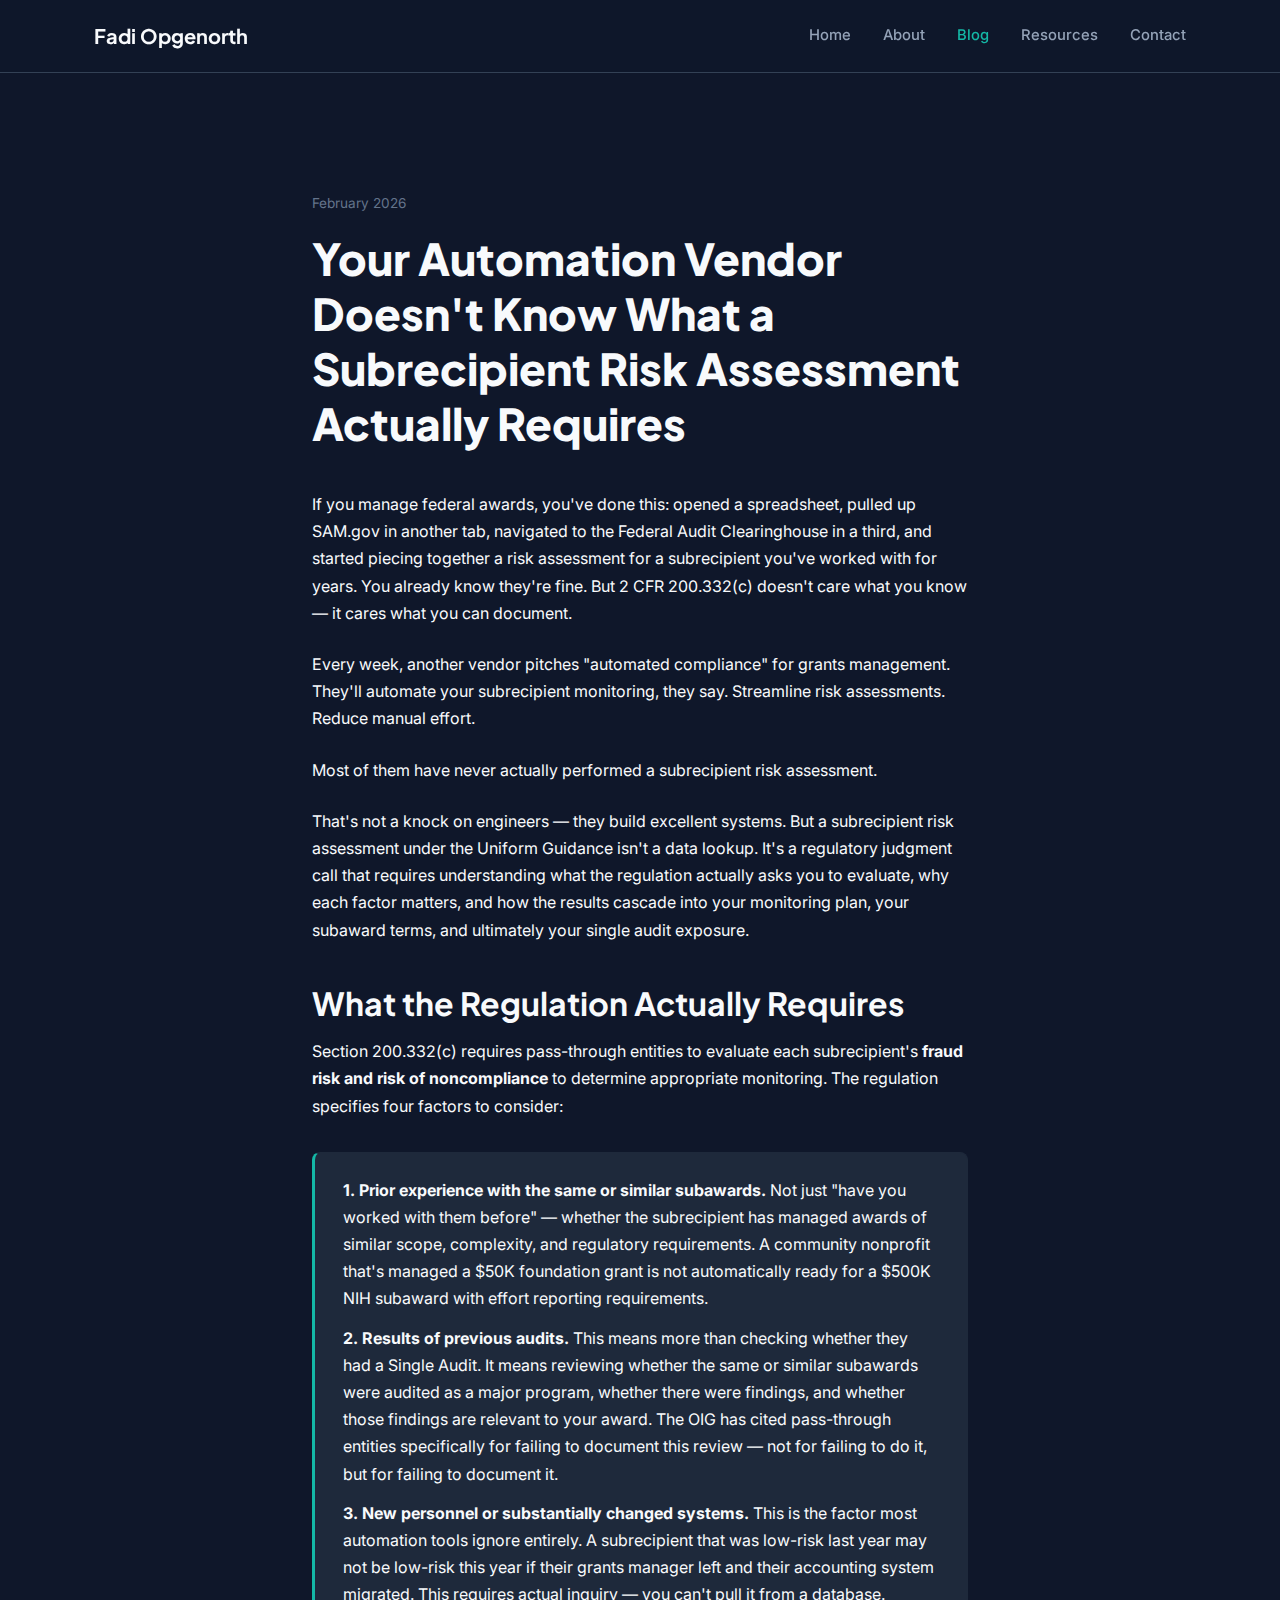
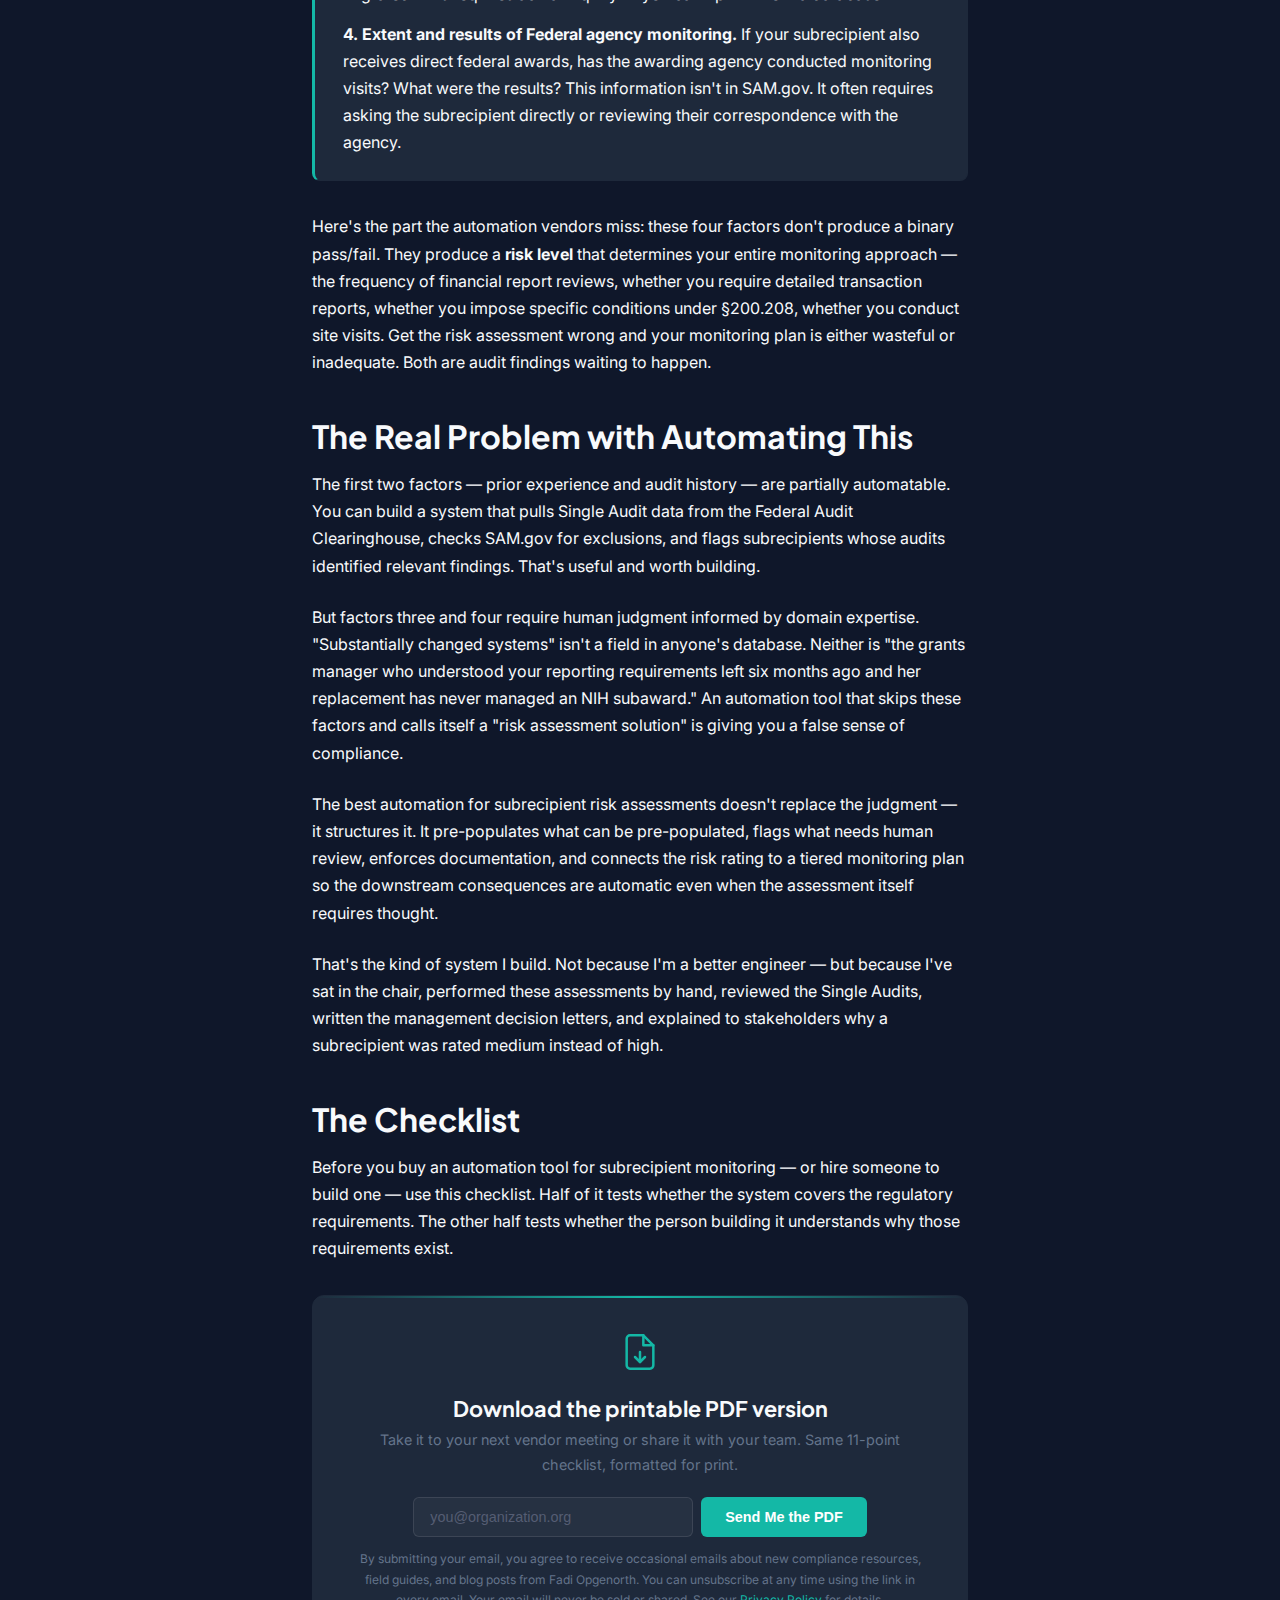
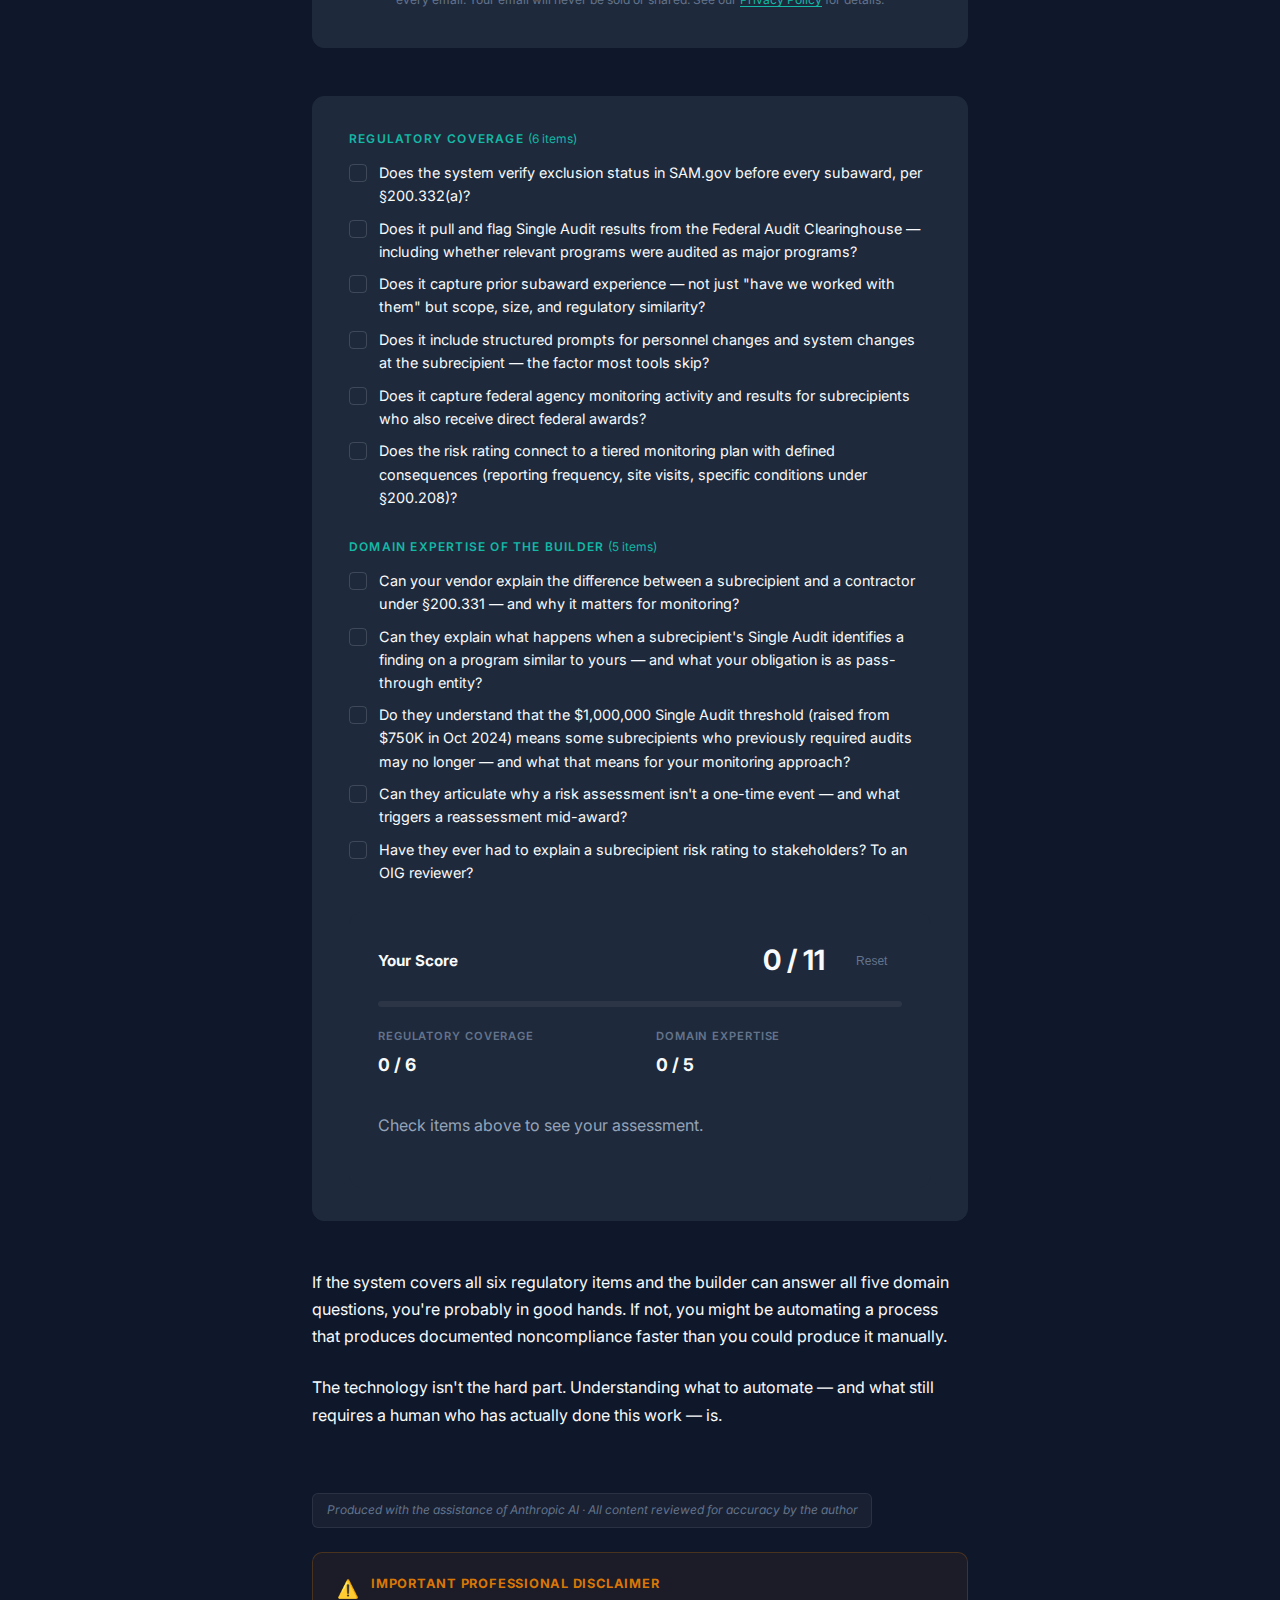
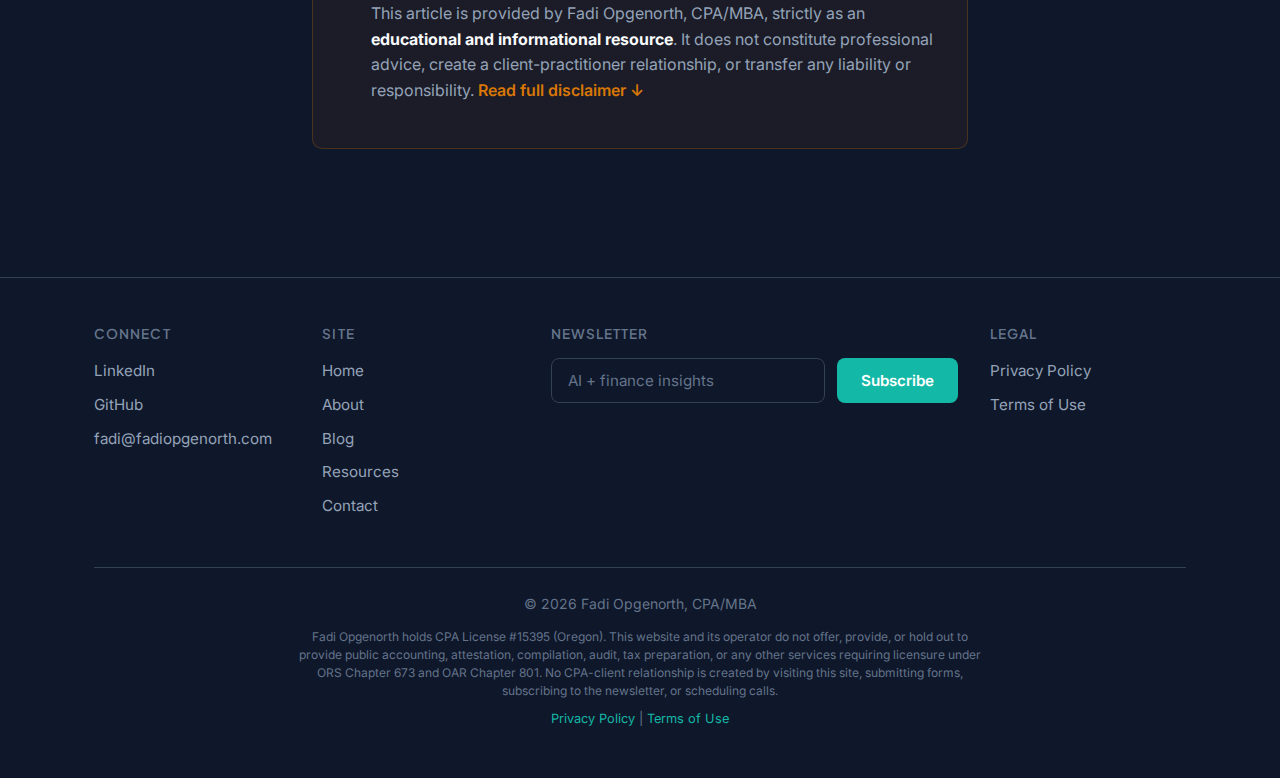
<file: blog/subrecipient-risk-assessment.html>
<!DOCTYPE html>
<html lang="en">
<head>
  <meta charset="UTF-8">
  <meta name="viewport" content="width=device-width, initial-scale=1.0">
  <title>Your Automation Vendor Doesn't Know What a Subrecipient Risk Assessment Actually Requires — Fadi Opgenorth</title>
  <meta name="description" content="Most automation vendors have never performed a subrecipient risk assessment. Use this 11-point checklist to evaluate whether your vendor covers 2 CFR 200.332 requirements.">
  <meta property="og:title" content="Your Automation Vendor Doesn't Know What a Subrecipient Risk Assessment Actually Requires — Fadi Opgenorth">
  <meta property="og:description" content="Most automation vendors have never performed a subrecipient risk assessment. Use this 11-point checklist to evaluate whether your vendor covers 2 CFR 200.332 requirements.">
  <meta property="og:url" content="https://fadiopgenorth.com/blog/subrecipient-risk-assessment.html">
  <meta property="og:type" content="website">
  <link rel="stylesheet" href="../css/style.css">
  <style>
    .blog-post-page .article {
      max-width: 720px;
      margin: 0 auto;
      padding: 12rem 2rem 4rem;
    }

    .blog-post-page .article-meta {
      font-size: 0.85rem;
      color: var(--text-muted);
      margin-bottom: 1rem;
    }

    .blog-post-page .article h1 {
      color: var(--text-primary);
      line-height: 1.25;
      margin-bottom: 2.5rem;
    }

    .blog-post-page .article p {
      font-size: 1rem;
      margin-bottom: 1.5rem;
    }

    .blog-post-page .article strong {
      color: var(--text-primary);
    }

    .blog-post-page .article h2 {
      color: var(--text-primary);
      margin-top: 2.5rem;
      margin-bottom: 1rem;
    }

    .blog-post-page .article a {
      color: var(--accent);
      text-decoration: underline;
      text-underline-offset: 2px;
    }

    .blog-post-page .callout {
      background: var(--bg-card);
      border: 1px solid var(--border-subtle);
      border-left: 3px solid var(--accent);
      border-radius: 8px;
      padding: 1.5rem 1.75rem;
      margin: 2rem 0;
      font-size: 0.95rem;
      line-height: 1.7;
    }

    .blog-post-page .callout p { margin-bottom: 0.75rem; }
    .blog-post-page .callout p:last-child { margin-bottom: 0; }

    /* ── LEAD MAGNET ── */
    .blog-post-page .lead-magnet {
      background: var(--bg-card);
      border: 1px solid var(--border-subtle);
      border-radius: 12px;
      padding: 2.25rem 2.25rem;
      text-align: center;
      margin: 2rem 0 2.5rem;
      position: relative;
      overflow: hidden;
    }

    .blog-post-page .lead-magnet::before {
      content: '';
      position: absolute;
      top: 0;
      left: 0;
      right: 0;
      height: 2px;
      background: linear-gradient(90deg, transparent, var(--accent), transparent);
    }

    .blog-post-page .lead-magnet-icon {
      margin-bottom: 1rem;
    }

    .blog-post-page .lead-magnet h3 {
      font-size: 1.35rem;
      color: var(--text-primary);
      margin-bottom: 0.4rem;
    }

    .blog-post-page .lead-magnet > p {
      font-size: 0.9rem;
      color: var(--text-muted);
      margin-bottom: 1.25rem;
    }

    .blog-post-page .lead-form {
      display: flex;
      gap: 0.5rem;
      justify-content: center;
      flex-wrap: wrap;
      margin-bottom: 0.75rem;
    }

    .blog-post-page .lead-form input[type="email"] {
      background: rgba(255, 255, 255, 0.04);
      border: 1px solid rgba(255, 255, 255, 0.1);
      border-radius: 6px;
      padding: 0.7rem 1rem;
      color: var(--text-primary);
      font-size: 0.9rem;
      width: 280px;
      outline: none;
      transition: border-color 0.2s;
    }

    .blog-post-page .lead-form input::placeholder { color: #555d73; }
    .blog-post-page .lead-form input:focus { border-color: var(--accent); }

    .blog-post-page .lead-form button {
      background: var(--accent);
      color: #fff;
      border: none;
      border-radius: 6px;
      padding: 0.7rem 1.5rem;
      font-weight: 600;
      font-size: 0.9rem;
      cursor: pointer;
      transition: opacity 0.2s, transform 0.1s;
    }

    .blog-post-page .lead-form button:hover { opacity: 0.9; transform: translateY(-1px); }

    .blog-post-page .success-msg {
      font-size: 0.95rem;
      color: var(--accent);
      font-weight: 500;
    }

    .blog-post-page .lead-note {
      font-size: 0.75rem !important;
      color: var(--text-muted) !important;
      margin-bottom: 0 !important;
    }

    /* ── CHECKLIST ── */
    .blog-post-page .checklist-section {
      margin: 3rem 0;
    }

    .blog-post-page .checklist-section h2 {
      margin-bottom: 0.5rem;
    }

    .blog-post-page .checklist-intro {
      font-size: 0.95rem;
      color: var(--text-muted);
      margin-bottom: 1.5rem;
    }

    .blog-post-page .checklist {
      background: var(--bg-card);
      border: 1px solid var(--border-subtle);
      border-radius: 12px;
      padding: 2rem 2.25rem;
    }

    .blog-post-page .checklist-group {
      margin-bottom: 1.75rem;
    }

    .blog-post-page .checklist-group:last-child {
      margin-bottom: 0;
    }

    .blog-post-page .checklist-group-title {
      font-size: 0.75rem;
      font-weight: 600;
      letter-spacing: 0.1em;
      text-transform: uppercase;
      color: var(--accent);
      margin-bottom: 0.75rem;
    }

    .blog-post-page .check-item {
      display: flex;
      align-items: flex-start;
      gap: 0.75rem;
      margin-bottom: 0.6rem;
      font-size: 0.9rem;
      line-height: 1.6;
    }

    .blog-post-page .check-item:last-child { margin-bottom: 0; }

    .blog-post-page .check-box {
      flex-shrink: 0;
      width: 18px;
      height: 18px;
      border: 1.5px solid rgba(255, 255, 255, 0.15);
      border-radius: 4px;
      margin-top: 3px;
      cursor: pointer;
      display: flex;
      align-items: center;
      justify-content: center;
      transition: border-color 0.2s, background 0.2s;
    }

    .blog-post-page .check-box.checked {
      border-color: var(--accent);
      background: var(--accent-dim);
    }

    .blog-post-page .check-box svg {
      width: 12px;
      height: 12px;
      stroke: var(--accent);
      stroke-width: 3;
      fill: none;
      opacity: 0;
      transition: opacity 0.2s;
    }

    .blog-post-page .check-box.checked svg { opacity: 1; }

    .blog-post-page .check-item span.checked-text {
      text-decoration: none;
      color: var(--text-secondary);
    }

    /* ── SCORE PANEL ── */
    .blog-post-page .score-panel {
      background: var(--bg-card);
      border: 1px solid var(--border-subtle);
      border-radius: 12px;
      padding: 1.5rem 1.75rem;
      margin-top: 1.5rem;
      transition: border-color 0.3s;
    }

    .blog-post-page .score-panel.score-good { border-color: #2a9d8f; }
    .blog-post-page .score-panel.score-warn { border-color: #e9c46a; }
    .blog-post-page .score-panel.score-bad { border-color: #e76f51; }

    .blog-post-page .score-header {
      display: flex;
      justify-content: space-between;
      align-items: center;
      margin-bottom: 1rem;
    }

    .blog-post-page .score-title {
      font-size: 0.95rem;
      font-weight: 700;
      color: var(--text-primary);
    }

    .blog-post-page .score-count {
      font-size: 1.75rem;
      font-weight: 700;
      transition: color 0.3s;
    }

    .blog-post-page .score-count.good { color: #2a9d8f; }
    .blog-post-page .score-count.warn { color: #e9c46a; }
    .blog-post-page .score-count.bad { color: #e76f51; }

    .blog-post-page .score-bar-track {
      height: 6px;
      background: rgba(255, 255, 255, 0.06);
      border-radius: 3px;
      overflow: hidden;
      margin-bottom: 1.25rem;
    }

    .blog-post-page .score-bar-fill {
      height: 100%;
      border-radius: 3px;
      transition: width 0.4s ease, background 0.3s;
      width: 0%;
    }

    .blog-post-page .score-bar-fill.good { background: #2a9d8f; }
    .blog-post-page .score-bar-fill.warn { background: #e9c46a; }
    .blog-post-page .score-bar-fill.bad { background: #e76f51; }

    .blog-post-page .score-breakdown {
      display: flex;
      gap: 2rem;
      margin-bottom: 1rem;
    }

    .blog-post-page .score-group {
      flex: 1;
    }

    .blog-post-page .score-group-label {
      font-size: 0.7rem;
      font-weight: 600;
      letter-spacing: 0.08em;
      text-transform: uppercase;
      color: var(--text-muted);
      margin-bottom: 0.3rem;
    }

    .blog-post-page .score-group-value {
      font-size: 1.1rem;
      font-weight: 700;
      color: var(--text-primary);
    }

    .blog-post-page .score-verdict {
      padding-top: 1rem;
      border-top: 1px solid var(--border-subtle);
    }

    .blog-post-page .verdict-text {
      font-size: 0.9rem;
      line-height: 1.6;
      color: var(--text-secondary);
      margin: 0;
    }

    .blog-post-page .verdict-text strong {
      color: var(--text-primary);
    }

    /* Flags on unchecked items */
    .blog-post-page .check-item.flagged span {
      color: var(--text-secondary);
    }

    .blog-post-page .flag-icon {
      display: none;
      flex-shrink: 0;
      margin-left: auto;
      padding-left: 0.5rem;
    }

    .blog-post-page .check-item.flagged .flag-icon {
      display: none;
    }

    .blog-post-page .flag-icon svg {
      width: 14px;
      height: 14px;
      stroke: #e76f51;
      stroke-width: 2;
      fill: none;
    }

    .blog-post-page .score-panel .reset-btn {
      background: none;
      border: 1px solid var(--border-subtle);
      border-radius: 6px;
      padding: 0.35rem 0.85rem;
      font-size: 0.75rem;
      color: var(--text-muted);
      cursor: pointer;
      transition: border-color 0.2s, color 0.2s;
    }

    .blog-post-page .score-panel .reset-btn:hover {
      border-color: var(--text-secondary);
      color: var(--text-secondary);
    }

    /* ── CTA ── */
    .blog-post-page .blog-cta {
      background: var(--bg-card);
      border: 1px solid var(--border-subtle);
      border-radius: 12px;
      padding: 2rem 2.25rem;
      text-align: center;
      margin: 3rem 0 1rem;
    }

    .blog-post-page .blog-cta h3 {
      font-size: 1.35rem;
      color: var(--text-primary);
      margin-bottom: 0.5rem;
    }

    .blog-post-page .blog-cta p {
      font-size: 0.9rem;
      color: var(--text-muted);
      margin-bottom: 1.25rem;
    }

    .blog-post-page .blog-cta .ea-form {
      display: flex;
      gap: 0.5rem;
      justify-content: center;
      flex-wrap: wrap;
    }

    .blog-post-page .blog-cta input[type="email"] {
      background: rgba(255, 255, 255, 0.04);
      border: 1px solid rgba(255, 255, 255, 0.1);
      border-radius: 6px;
      padding: 0.65rem 1rem;
      color: var(--text-primary);
      font-size: 0.85rem;
      width: 260px;
      outline: none;
    }

    .blog-post-page .blog-cta input::placeholder { color: #555d73; }
    .blog-post-page .blog-cta input:focus { border-color: var(--accent); }

    .blog-post-page .blog-cta button {
      background: var(--accent);
      color: #fff;
      border: none;
      border-radius: 6px;
      padding: 0.65rem 1.25rem;
      font-weight: 600;
      font-size: 0.85rem;
      cursor: pointer;
      transition: opacity 0.2s;
    }

    .blog-post-page .blog-cta button:hover { opacity: 0.9; }

    /* ── AI BADGE ── */
    .blog-post-page .ai-badge {
      display: inline-block;
      font-size: 0.75rem;
      color: var(--text-muted);
      background: rgba(255, 255, 255, 0.04);
      border: 1px solid rgba(255, 255, 255, 0.08);
      border-radius: 6px;
      padding: 0.4rem 0.85rem;
      font-style: italic;
    }

    /* ── DISCLAIMER ── */
    .blog-post-page .disclaimer-box {
      background: rgba(217, 119, 6, 0.06);
      border: 1px solid rgba(217, 119, 6, 0.25);
      border-radius: 10px;
      padding: 1.25rem 1.5rem;
      margin-bottom: 2rem;
    }

    .blog-post-page .disclaimer-toggle {
      display: flex;
      align-items: flex-start;
      gap: 0.75rem;
      cursor: pointer;
      background: none;
      border: none;
      padding: 0;
      width: 100%;
      text-align: left;
    }

    .blog-post-page .disclaimer-icon {
      flex-shrink: 0;
      font-size: 1.1rem;
      margin-top: 1px;
    }

    .blog-post-page .disclaimer-label {
      font-size: 0.8rem;
      font-weight: 700;
      letter-spacing: 0.06em;
      text-transform: uppercase;
      color: #d97706;
      margin-bottom: 0.4rem;
    }

    .blog-post-page .disclaimer-summary {
      font-size: 0.85rem;
      color: var(--text-secondary);
      line-height: 1.6;
      margin: 0;
    }

    .blog-post-page .disclaimer-expand-link {
      color: #d97706;
      font-weight: 600;
      cursor: pointer;
    }

    .blog-post-page .disclaimer-full {
      display: none;
      margin-top: 0.75rem;
      font-size: 0.8rem;
      color: var(--text-secondary);
      line-height: 1.65;
    }

    .blog-post-page .disclaimer-full.open {
      display: block;
    }

    .blog-post-page .disclaimer-full p {
      font-size: 0.8rem;
      margin-bottom: 0.6rem;
    }

    .blog-post-page .disclaimer-full ul {
      list-style: disc;
      padding-left: 1.25rem;
      margin-bottom: 0.75rem;
      font-size: 0.8rem;
      line-height: 1.7;
      color: var(--text-secondary);
    }

    .blog-post-page .disclaimer-full li {
      margin-bottom: 0.2rem;
    }

    @media (max-width: 768px) {
      .blog-post-page .checklist { padding: 1.5rem; }
      .blog-post-page .blog-cta input[type="email"] { width: 100%; }
    }
  </style>
</head>
<body>

  <!-- Navigation -->
  <nav class="navbar">
    <div class="container nav-inner">
      <a href="../index.html" class="nav-logo">Fadi Opgenorth</a>
      <div class="nav-links">
        <a href="../index.html">Home</a>
        <a href="../about.html">About</a>
        <a href="../blog.html" class="active">Blog</a>
        <a href="../resources.html">Resources</a>
        <a href="../contact.html">Contact</a>
      </div>
      <button class="hamburger" aria-label="Toggle menu">
        <span></span><span></span><span></span>
      </button>
    </div>
  </nav>
  <div class="mobile-nav">
    <a href="../index.html">Home</a>
    <a href="../about.html">About</a>
    <a href="../blog.html" class="active">Blog</a>
    <a href="../resources.html">Resources</a>
    <a href="../contact.html">Contact</a>
  </div>

  <div class="blog-post-page">
    <article class="article">

      <div class="article-meta">February 2026</div>

      <h1>Your Automation Vendor Doesn't Know What a Subrecipient Risk Assessment Actually Requires</h1>

      <p>If you manage federal awards, you've done this: opened a spreadsheet, pulled up SAM.gov in another tab, navigated to the Federal Audit Clearinghouse in a third, and started piecing together a risk assessment for a subrecipient you've worked with for years. You already know they're fine. But 2 CFR 200.332(c) doesn't care what you know — it cares what you can document.</p>

      <p>Every week, another vendor pitches "automated compliance" for grants management. They'll automate your subrecipient monitoring, they say. Streamline risk assessments. Reduce manual effort.</p>

      <p>Most of them have never actually performed a subrecipient risk assessment.</p>

      <p>That's not a knock on engineers — they build excellent systems. But a subrecipient risk assessment under the Uniform Guidance isn't a data lookup. It's a regulatory judgment call that requires understanding what the regulation actually asks you to evaluate, why each factor matters, and how the results cascade into your monitoring plan, your subaward terms, and ultimately your single audit exposure.</p>

      <h2>What the Regulation Actually Requires</h2>

      <p>Section 200.332(c) requires pass-through entities to evaluate each subrecipient's <strong>fraud risk and risk of noncompliance</strong> to determine appropriate monitoring. The regulation specifies four factors to consider:</p>

      <div class="callout">
        <p><strong>1. Prior experience with the same or similar subawards.</strong> Not just "have you worked with them before" — whether the subrecipient has managed awards of similar scope, complexity, and regulatory requirements. A community nonprofit that's managed a $50K foundation grant is not automatically ready for a $500K NIH subaward with effort reporting requirements.</p>
        <p><strong>2. Results of previous audits.</strong> This means more than checking whether they had a Single Audit. It means reviewing whether the same or similar subawards were audited as a major program, whether there were findings, and whether those findings are relevant to your award. The OIG has cited pass-through entities specifically for failing to document this review — not for failing to do it, but for failing to document it.</p>
        <p><strong>3. New personnel or substantially changed systems.</strong> This is the factor most automation tools ignore entirely. A subrecipient that was low-risk last year may not be low-risk this year if their grants manager left and their accounting system migrated. This requires actual inquiry — you can't pull it from a database.</p>
        <p><strong>4. Extent and results of Federal agency monitoring.</strong> If your subrecipient also receives direct federal awards, has the awarding agency conducted monitoring visits? What were the results? This information isn't in SAM.gov. It often requires asking the subrecipient directly or reviewing their correspondence with the agency.</p>
      </div>

      <p>Here's the part the automation vendors miss: these four factors don't produce a binary pass/fail. They produce a <strong>risk level</strong> that determines your entire monitoring approach — the frequency of financial report reviews, whether you require detailed transaction reports, whether you impose specific conditions under §200.208, whether you conduct site visits. Get the risk assessment wrong and your monitoring plan is either wasteful or inadequate. Both are audit findings waiting to happen.</p>

      <h2>The Real Problem with Automating This</h2>

      <p>The first two factors — prior experience and audit history — are partially automatable. You can build a system that pulls Single Audit data from the Federal Audit Clearinghouse, checks SAM.gov for exclusions, and flags subrecipients whose audits identified relevant findings. That's useful and worth building.</p>

      <p>But factors three and four require human judgment informed by domain expertise. "Substantially changed systems" isn't a field in anyone's database. Neither is "the grants manager who understood your reporting requirements left six months ago and her replacement has never managed an NIH subaward." An automation tool that skips these factors and calls itself a "risk assessment solution" is giving you a false sense of compliance.</p>

      <p>The best automation for subrecipient risk assessments doesn't replace the judgment — it structures it. It pre-populates what can be pre-populated, flags what needs human review, enforces documentation, and connects the risk rating to a tiered monitoring plan so the downstream consequences are automatic even when the assessment itself requires thought.</p>

      <p>That's the kind of system I build. Not because I'm a better engineer — but because I've sat in the chair, performed these assessments by hand, reviewed the Single Audits, written the management decision letters, and explained to stakeholders why a subrecipient was rated medium instead of high.</p>

      <h2>The Checklist</h2>

      <p>Before you buy an automation tool for subrecipient monitoring — or hire someone to build one — use this checklist. Half of it tests whether the system covers the regulatory requirements. The other half tests whether the person building it understands why those requirements exist.</p>

      <div class="lead-magnet" id="lead-magnet">
        <div class="lead-magnet-icon">
          <svg width="40" height="40" viewBox="0 0 24 24" fill="none" stroke="var(--accent)" stroke-width="1.5" stroke-linecap="round" stroke-linejoin="round">
            <path d="M14 2H6a2 2 0 0 0-2 2v16a2 2 0 0 0 2 2h12a2 2 0 0 0 2-2V8z"></path>
            <polyline points="14 2 14 8 20 8"></polyline>
            <line x1="12" y1="12" x2="12" y2="18"></line>
            <polyline points="9 15 12 18 15 15"></polyline>
          </svg>
        </div>
        <h3>Download the printable PDF version</h3>
        <p>Take it to your next vendor meeting or share it with your team. Same 11-point checklist, formatted for print.</p>
        <form class="lead-form" id="lead-form" onsubmit="handleLeadSubmit(event)">
          <input type="email" name="email" placeholder="you@organization.org" required>
          <input type="hidden" name="tag" value="checklist-lead-magnet">
          <button type="submit">Send Me the PDF</button>
        </form>
        <p class="lead-note">By submitting your email, you agree to receive occasional emails about new compliance resources, field guides, and blog posts from Fadi Opgenorth. You can unsubscribe at any time using the link in every email. Your email will never be sold or shared. See our <a href="../privacy.html" style="color: var(--accent);">Privacy Policy</a> for details.</p>
      </div>

      <div id="checklist-interactive"></div>

      <div class="checklist-section">

        <div class="checklist" id="checklist">

          <div class="checklist-group" data-group="regulatory">
            <div class="checklist-group-title">Regulatory Coverage <span style="font-weight:400; text-transform:none; letter-spacing:0;">(6 items)</span></div>
            <div class="check-item" data-group="regulatory" onclick="toggleCheck(this)">
              <div class="check-box"><svg viewBox="0 0 24 24"><polyline points="4 12 10 18 20 6"></polyline></svg></div>
              <span>Does the system verify exclusion status in SAM.gov before every subaward, per §200.332(a)?</span>
              <div class="flag-icon"><svg viewBox="0 0 24 24"><circle cx="12" cy="12" r="10"></circle><line x1="12" y1="8" x2="12" y2="12"></line><line x1="12" y1="16" x2="12.01" y2="16"></line></svg></div>
            </div>
            <div class="check-item" data-group="regulatory" onclick="toggleCheck(this)">
              <div class="check-box"><svg viewBox="0 0 24 24"><polyline points="4 12 10 18 20 6"></polyline></svg></div>
              <span>Does it pull and flag Single Audit results from the Federal Audit Clearinghouse — including whether relevant programs were audited as major programs?</span>
              <div class="flag-icon"><svg viewBox="0 0 24 24"><circle cx="12" cy="12" r="10"></circle><line x1="12" y1="8" x2="12" y2="12"></line><line x1="12" y1="16" x2="12.01" y2="16"></line></svg></div>
            </div>
            <div class="check-item" data-group="regulatory" onclick="toggleCheck(this)">
              <div class="check-box"><svg viewBox="0 0 24 24"><polyline points="4 12 10 18 20 6"></polyline></svg></div>
              <span>Does it capture prior subaward experience — not just "have we worked with them" but scope, size, and regulatory similarity?</span>
              <div class="flag-icon"><svg viewBox="0 0 24 24"><circle cx="12" cy="12" r="10"></circle><line x1="12" y1="8" x2="12" y2="12"></line><line x1="12" y1="16" x2="12.01" y2="16"></line></svg></div>
            </div>
            <div class="check-item" data-group="regulatory" onclick="toggleCheck(this)">
              <div class="check-box"><svg viewBox="0 0 24 24"><polyline points="4 12 10 18 20 6"></polyline></svg></div>
              <span>Does it include structured prompts for personnel changes and system changes at the subrecipient — the factor most tools skip?</span>
              <div class="flag-icon"><svg viewBox="0 0 24 24"><circle cx="12" cy="12" r="10"></circle><line x1="12" y1="8" x2="12" y2="12"></line><line x1="12" y1="16" x2="12.01" y2="16"></line></svg></div>
            </div>
            <div class="check-item" data-group="regulatory" onclick="toggleCheck(this)">
              <div class="check-box"><svg viewBox="0 0 24 24"><polyline points="4 12 10 18 20 6"></polyline></svg></div>
              <span>Does it capture federal agency monitoring activity and results for subrecipients who also receive direct federal awards?</span>
              <div class="flag-icon"><svg viewBox="0 0 24 24"><circle cx="12" cy="12" r="10"></circle><line x1="12" y1="8" x2="12" y2="12"></line><line x1="12" y1="16" x2="12.01" y2="16"></line></svg></div>
            </div>
            <div class="check-item" data-group="regulatory" onclick="toggleCheck(this)">
              <div class="check-box"><svg viewBox="0 0 24 24"><polyline points="4 12 10 18 20 6"></polyline></svg></div>
              <span>Does the risk rating connect to a tiered monitoring plan with defined consequences (reporting frequency, site visits, specific conditions under §200.208)?</span>
              <div class="flag-icon"><svg viewBox="0 0 24 24"><circle cx="12" cy="12" r="10"></circle><line x1="12" y1="8" x2="12" y2="12"></line><line x1="12" y1="16" x2="12.01" y2="16"></line></svg></div>
            </div>
          </div>

          <div class="checklist-group" data-group="domain">
            <div class="checklist-group-title">Domain Expertise of the Builder <span style="font-weight:400; text-transform:none; letter-spacing:0;">(5 items)</span></div>
            <div class="check-item" data-group="domain" onclick="toggleCheck(this)">
              <div class="check-box"><svg viewBox="0 0 24 24"><polyline points="4 12 10 18 20 6"></polyline></svg></div>
              <span>Can your vendor explain the difference between a subrecipient and a contractor under §200.331 — and why it matters for monitoring?</span>
              <div class="flag-icon"><svg viewBox="0 0 24 24"><circle cx="12" cy="12" r="10"></circle><line x1="12" y1="8" x2="12" y2="12"></line><line x1="12" y1="16" x2="12.01" y2="16"></line></svg></div>
            </div>
            <div class="check-item" data-group="domain" onclick="toggleCheck(this)">
              <div class="check-box"><svg viewBox="0 0 24 24"><polyline points="4 12 10 18 20 6"></polyline></svg></div>
              <span>Can they explain what happens when a subrecipient's Single Audit identifies a finding on a program similar to yours — and what your obligation is as pass-through entity?</span>
              <div class="flag-icon"><svg viewBox="0 0 24 24"><circle cx="12" cy="12" r="10"></circle><line x1="12" y1="8" x2="12" y2="12"></line><line x1="12" y1="16" x2="12.01" y2="16"></line></svg></div>
            </div>
            <div class="check-item" data-group="domain" onclick="toggleCheck(this)">
              <div class="check-box"><svg viewBox="0 0 24 24"><polyline points="4 12 10 18 20 6"></polyline></svg></div>
              <span>Do they understand that the $1,000,000 Single Audit threshold (raised from $750K in Oct 2024) means some subrecipients who previously required audits may no longer — and what that means for your monitoring approach?</span>
              <div class="flag-icon"><svg viewBox="0 0 24 24"><circle cx="12" cy="12" r="10"></circle><line x1="12" y1="8" x2="12" y2="12"></line><line x1="12" y1="16" x2="12.01" y2="16"></line></svg></div>
            </div>
            <div class="check-item" data-group="domain" onclick="toggleCheck(this)">
              <div class="check-box"><svg viewBox="0 0 24 24"><polyline points="4 12 10 18 20 6"></polyline></svg></div>
              <span>Can they articulate why a risk assessment isn't a one-time event — and what triggers a reassessment mid-award?</span>
              <div class="flag-icon"><svg viewBox="0 0 24 24"><circle cx="12" cy="12" r="10"></circle><line x1="12" y1="8" x2="12" y2="12"></line><line x1="12" y1="16" x2="12.01" y2="16"></line></svg></div>
            </div>
            <div class="check-item" data-group="domain" onclick="toggleCheck(this)">
              <div class="check-box"><svg viewBox="0 0 24 24"><polyline points="4 12 10 18 20 6"></polyline></svg></div>
              <span>Have they ever had to explain a subrecipient risk rating to stakeholders? To an OIG reviewer?</span>
              <div class="flag-icon"><svg viewBox="0 0 24 24"><circle cx="12" cy="12" r="10"></circle><line x1="12" y1="8" x2="12" y2="12"></line><line x1="12" y1="16" x2="12.01" y2="16"></line></svg></div>
            </div>
          </div>

          <!-- Score Panel -->
          <div class="score-panel" id="score-panel">
            <div class="score-header">
              <span class="score-title">Your Score</span>
              <div style="display:flex; align-items:center; gap:1rem;">
                <span class="score-count" id="score-count">0 / 11</span>
                <button class="reset-btn" onclick="resetChecklist()">Reset</button>
              </div>
            </div>
            <div class="score-bar-track">
              <div class="score-bar-fill" id="score-bar"></div>
            </div>
            <div class="score-breakdown">
              <div class="score-group">
                <div class="score-group-label">Regulatory Coverage</div>
                <div class="score-group-value" id="reg-score">0 / 6</div>
              </div>
              <div class="score-group">
                <div class="score-group-label">Domain Expertise</div>
                <div class="score-group-value" id="dom-score">0 / 5</div>
              </div>
            </div>
            <div class="score-verdict" id="score-verdict">
              <p class="verdict-text">Check items above to see your assessment.</p>
            </div>
          </div>

        </div>
      </div>

      <p>If the system covers all six regulatory items and the builder can answer all five domain questions, you're probably in good hands. If not, you might be automating a process that produces documented noncompliance faster than you could produce it manually.</p>

      <p>The technology isn't the hard part. Understanding what to automate — and what still requires a human who has actually done this work — is.</p>

      <!-- AI Disclosure -->
      <div class="ai-badge" style="margin-top: 2.5rem;">Produced with the assistance of Anthropic AI &middot; All content reviewed for accuracy by the author</div>

      <!-- Professional Disclaimer -->
      <div style="margin-top: 1.5rem;">
        <div class="disclaimer-box" id="disclaimer-bottom">
          <div class="disclaimer-toggle" onclick="toggleDisclaimer('disclaimer-bottom')">
            <span class="disclaimer-icon">&#9888;&#65039;</span>
            <div style="flex: 1;">
              <div class="disclaimer-label">Important Professional Disclaimer</div>
              <p class="disclaimer-summary">
                This article is provided by Fadi Opgenorth, CPA/MBA, strictly as an <strong>educational and informational resource</strong>. It does not constitute professional advice, create a client-practitioner relationship, or transfer any liability or responsibility.
                <span class="disclaimer-expand-link" id="disclaimer-bottom-link"> Read full disclaimer &#8595;</span>
              </p>
              <div class="disclaimer-full" id="disclaimer-bottom-full">
                <p>Distribution or use of this content does <strong>not</strong> create, establish, or imply:</p>
                <ul>
                  <li>A client-practitioner, advisory, or professional services relationship of any kind;</li>
                  <li>An engagement for accounting, auditing, consulting, attestation, or tax services;</li>
                  <li>A transfer, assumption, or sharing of liability, fiduciary duty, or legal responsibility;</li>
                  <li>Professional assurance, certification, or opinion on any compliance determination; or</li>
                  <li>A guarantee of accuracy, completeness, or applicability to your specific circumstances.</li>
                </ul>
                <p>The content herein reflects the author's interpretation of federal regulations as of the publication date and may not account for subsequent amendments, agency-specific guidance, or your organization's unique facts and circumstances. <strong>All subrecipient and contractor determinations must be made by the responsible pass-through entity</strong> based on the specific terms and substance of each agreement, in consultation with qualified legal counsel and your organization's grants management and compliance personnel.</p>
                <p>This document is not a substitute for professional advice. The author expressly disclaims all liability arising from or related to reliance on this article, any determination made using the accompanying checklist, or any omission of relevant regulatory requirements. Users assume full responsibility for the application of these materials to their own compliance decisions.</p>
                <p style="font-style: italic;">Consistent with standards promulgated by the American Institute of Certified Public Accountants (AICPA) and applicable state boards of accountancy, nothing in this article constitutes the practice of public accounting or the rendering of a professional opinion.</p>
                <p><span class="disclaimer-expand-link" onclick="event.stopPropagation(); toggleDisclaimer('disclaimer-bottom')">Collapse disclaimer &#8593;</span></p>
              </div>
            </div>
          </div>
        </div>
      </div>

    </article>
  </div>

  <!-- Footer -->
  <footer class="site-footer">
    <div class="container">
      <div class="footer-inner">
        <div class="footer-col">
          <h4>Connect</h4>
          <a href="https://www.linkedin.com/in/fadi-opgenorth-cpa-mba/" target="_blank" rel="noopener">LinkedIn</a>
          <a href="https://github.com/Fadi-HVAIH" target="_blank" rel="noopener">GitHub</a>
          <a href="mailto:fadi@fadiopgenorth.com">fadi@fadiopgenorth.com</a>
        </div>
        <div class="footer-col">
          <h4>Site</h4>
          <a href="../index.html">Home</a>
          <a href="../about.html">About</a>
          <a href="../blog.html">Blog</a>
          <a href="../resources.html">Resources</a>
          <a href="../contact.html">Contact</a>
        </div>
        <div class="footer-col footer-newsletter">
          <h4>Newsletter</h4>
          <form class="form-inline" action="https://buttondown.com/api/emails/embed-subscribe/opgenorth" method="post" referrerpolicy="unsafe-url">
            <input type="email" name="email" placeholder="AI + finance insights" required>
            <button type="submit">Subscribe</button>
          </form>
        </div>
        <div class="footer-col">
          <h4>Legal</h4>
          <a href="../privacy.html">Privacy Policy</a>
          <a href="../terms.html">Terms of Use</a>
        </div>
      </div>
      <div class="footer-bottom">
        &copy; 2026 Fadi Opgenorth, CPA/MBA
        <p style="font-size: 0.75rem; max-width: 700px; margin: 0.75rem auto 0; color: var(--text-muted); line-height: 1.5;">Fadi Opgenorth holds CPA License #15395 (Oregon). This website and its operator do not offer, provide, or hold out to provide public accounting, attestation, compilation, audit, tax preparation, or any other services requiring licensure under ORS Chapter 673 and OAR Chapter 801. No CPA-client relationship is created by visiting this site, submitting forms, subscribing to the newsletter, or scheduling calls.</p>
        <p style="font-size: 0.8rem; margin-top: 0.5rem;"><a href="../privacy.html">Privacy Policy</a> | <a href="../terms.html">Terms of Use</a></p>
      </div>
    </div>
  </footer>

  <script src="../js/main.js"></script>
  <script>
    function handleLeadSubmit(e) {
      e.preventDefault();
      var form = document.getElementById('lead-form');
      var email = form.querySelector('input[name="email"]').value;

      // Open PDF in new tab
      window.open('../files/subrecipient-risk-assessment-checklist.pdf', '_blank');

      // Submit email to Buttondown in background
      var formData = new FormData();
      formData.append('email', email);
      formData.append('tag', 'checklist-lead-magnet');
      fetch('https://buttondown.com/api/emails/embed-subscribe/opgenorth', {
        method: 'POST',
        body: formData
      }).catch(function() {});

      // Hide form and show success message
      var container = document.getElementById('lead-magnet');
      form.style.display = 'none';
      var note = container.querySelector('.lead-note');
      if (note) note.style.display = 'none';
      var msg = document.createElement('p');
      msg.className = 'success-msg';
      msg.innerHTML = 'Your PDF is downloading. While you\u2019re here \u2014 try the <a href="#checklist-interactive" style="color: var(--accent); text-decoration: underline;">interactive version below</a>.';
      container.appendChild(msg);
    }

    var TOTAL = 11;
    var REG_TOTAL = 6;
    var DOM_TOTAL = 5;

    function toggleCheck(item) {
      var box = item.querySelector('.check-box');
      var text = item.querySelector('span');
      box.classList.toggle('checked');
      text.classList.toggle('checked-text');
      item.classList.remove('flagged');
      updateScore();
    }

    function updateScore() {
      var allItems = document.querySelectorAll('.check-item');
      var regChecked = document.querySelectorAll('.check-item[data-group="regulatory"] .check-box.checked').length;
      var domChecked = document.querySelectorAll('.check-item[data-group="domain"] .check-box.checked').length;
      var total = regChecked + domChecked;
      var pct = Math.round((total / TOTAL) * 100);

      document.getElementById('score-count').textContent = total + ' / ' + TOTAL;
      document.getElementById('reg-score').textContent = regChecked + ' / ' + REG_TOTAL;
      document.getElementById('dom-score').textContent = domChecked + ' / ' + DOM_TOTAL;

      var bar = document.getElementById('score-bar');
      bar.style.width = pct + '%';

      var panel = document.getElementById('score-panel');
      var count = document.getElementById('score-count');
      panel.className = 'score-panel';
      bar.className = 'score-bar-fill';
      count.className = 'score-count';

      var tier;
      if (total === TOTAL) {
        tier = 'good';
      } else if (total >= 7) {
        tier = 'warn';
      } else {
        tier = 'bad';
      }

      panel.classList.add('score-' + tier);
      bar.classList.add(tier);
      count.classList.add(tier);

      if (total > 0) {
        allItems.forEach(function(item) {
          var isChecked = item.querySelector('.check-box').classList.contains('checked');
          if (!isChecked) {
            item.classList.add('flagged');
          } else {
            item.classList.remove('flagged');
          }
        });
      }

      var verdict = document.getElementById('score-verdict');
      if (total === 0) {
        verdict.innerHTML = '<p class="verdict-text">Check items above to see your assessment.</p>';
      } else if (total === TOTAL) {
        verdict.innerHTML = '<p class="verdict-text"><strong>All clear.</strong> The system covers the regulatory requirements and the builder understands the domain. You\'re probably in good hands.</p>';
      } else if (regChecked === REG_TOTAL && domChecked < DOM_TOTAL) {
        verdict.innerHTML = '<p class="verdict-text"><strong>The system looks solid, but the builder has domain gaps.</strong> ' + (DOM_TOTAL - domChecked) + ' domain expertise item' + (DOM_TOTAL - domChecked > 1 ? 's' : '') + ' unchecked. The system may cover the requirements today, but without domain understanding it won\'t adapt when regulations change or edge cases arise.</p>';
      } else if (regChecked < REG_TOTAL && domChecked === DOM_TOTAL) {
        verdict.innerHTML = '<p class="verdict-text"><strong>The builder knows the domain, but the system has regulatory blind spots.</strong> ' + (REG_TOTAL - regChecked) + ' regulatory item' + (REG_TOTAL - regChecked > 1 ? 's' : '') + ' unchecked. The expertise is there to fix this — make sure the gaps get addressed before you rely on the system for compliance.</p>';
      } else if (total >= 7) {
        verdict.innerHTML = '<p class="verdict-text"><strong>Getting there, but gaps remain in both areas.</strong> ' + (REG_TOTAL - regChecked) + ' regulatory and ' + (DOM_TOTAL - domChecked) + ' domain item' + ((REG_TOTAL - regChecked) + (DOM_TOTAL - domChecked) > 1 ? 's' : '') + ' unchecked. Review the flagged items — each one represents a potential audit finding or a system that produces confident wrong answers.</p>';
      } else {
        verdict.innerHTML = '<p class="verdict-text"><strong>Significant gaps.</strong> Only ' + total + ' of ' + TOTAL + ' items covered. This system or vendor isn\'t ready for regulated subrecipient monitoring. You may be automating a process that produces documented noncompliance faster than you could produce it manually.</p>';
      }
    }

    function toggleDisclaimer(id) {
      var full = document.getElementById(id + '-full');
      var link = document.getElementById(id + '-link');
      var isOpen = full.classList.contains('open');
      full.classList.toggle('open');
      if (isOpen) {
        link.innerHTML = ' Read full disclaimer &#8595;';
        link.style.display = '';
      } else {
        link.style.display = 'none';
      }
    }

    function resetChecklist() {
      document.querySelectorAll('.check-item').forEach(function(item) {
        item.querySelector('.check-box').classList.remove('checked');
        item.querySelector('span').classList.remove('checked-text');
        item.classList.remove('flagged');
      });
      updateScore();
    }
  </script>
</body>
</html>
</file>
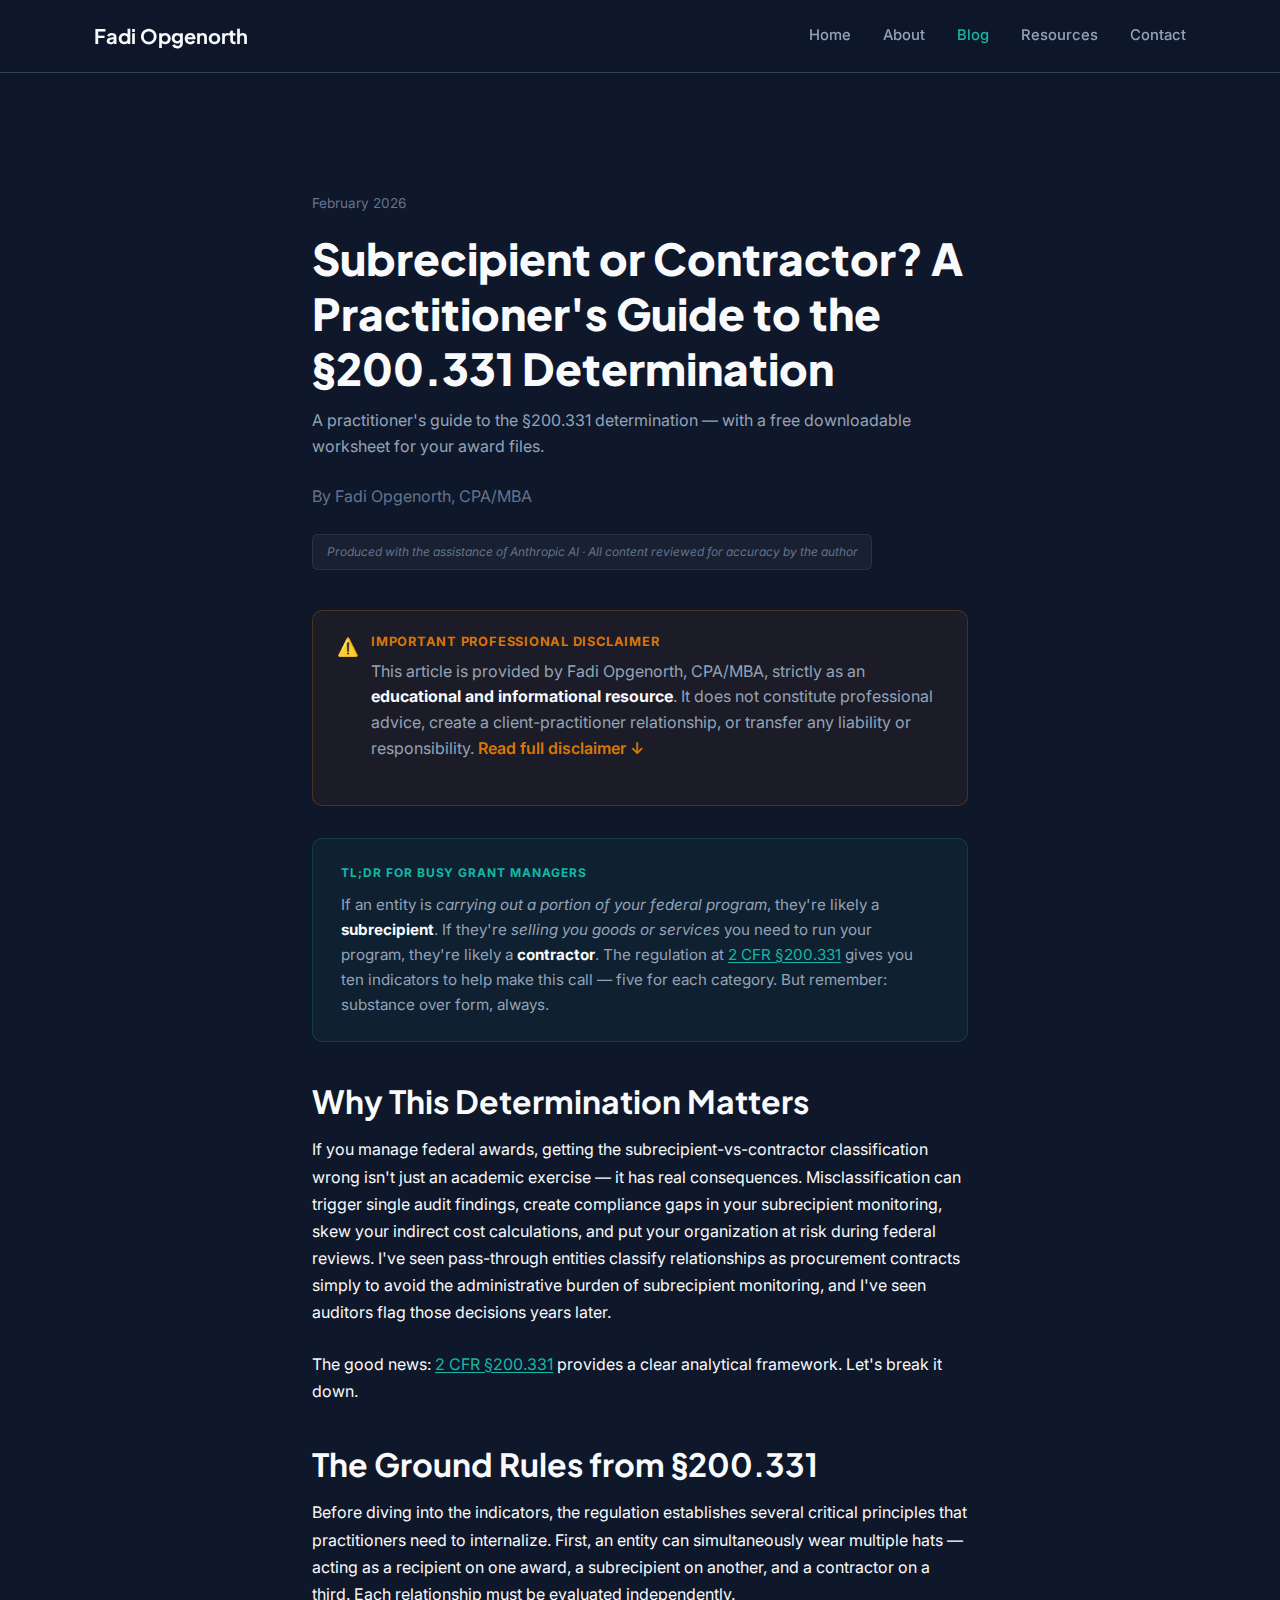
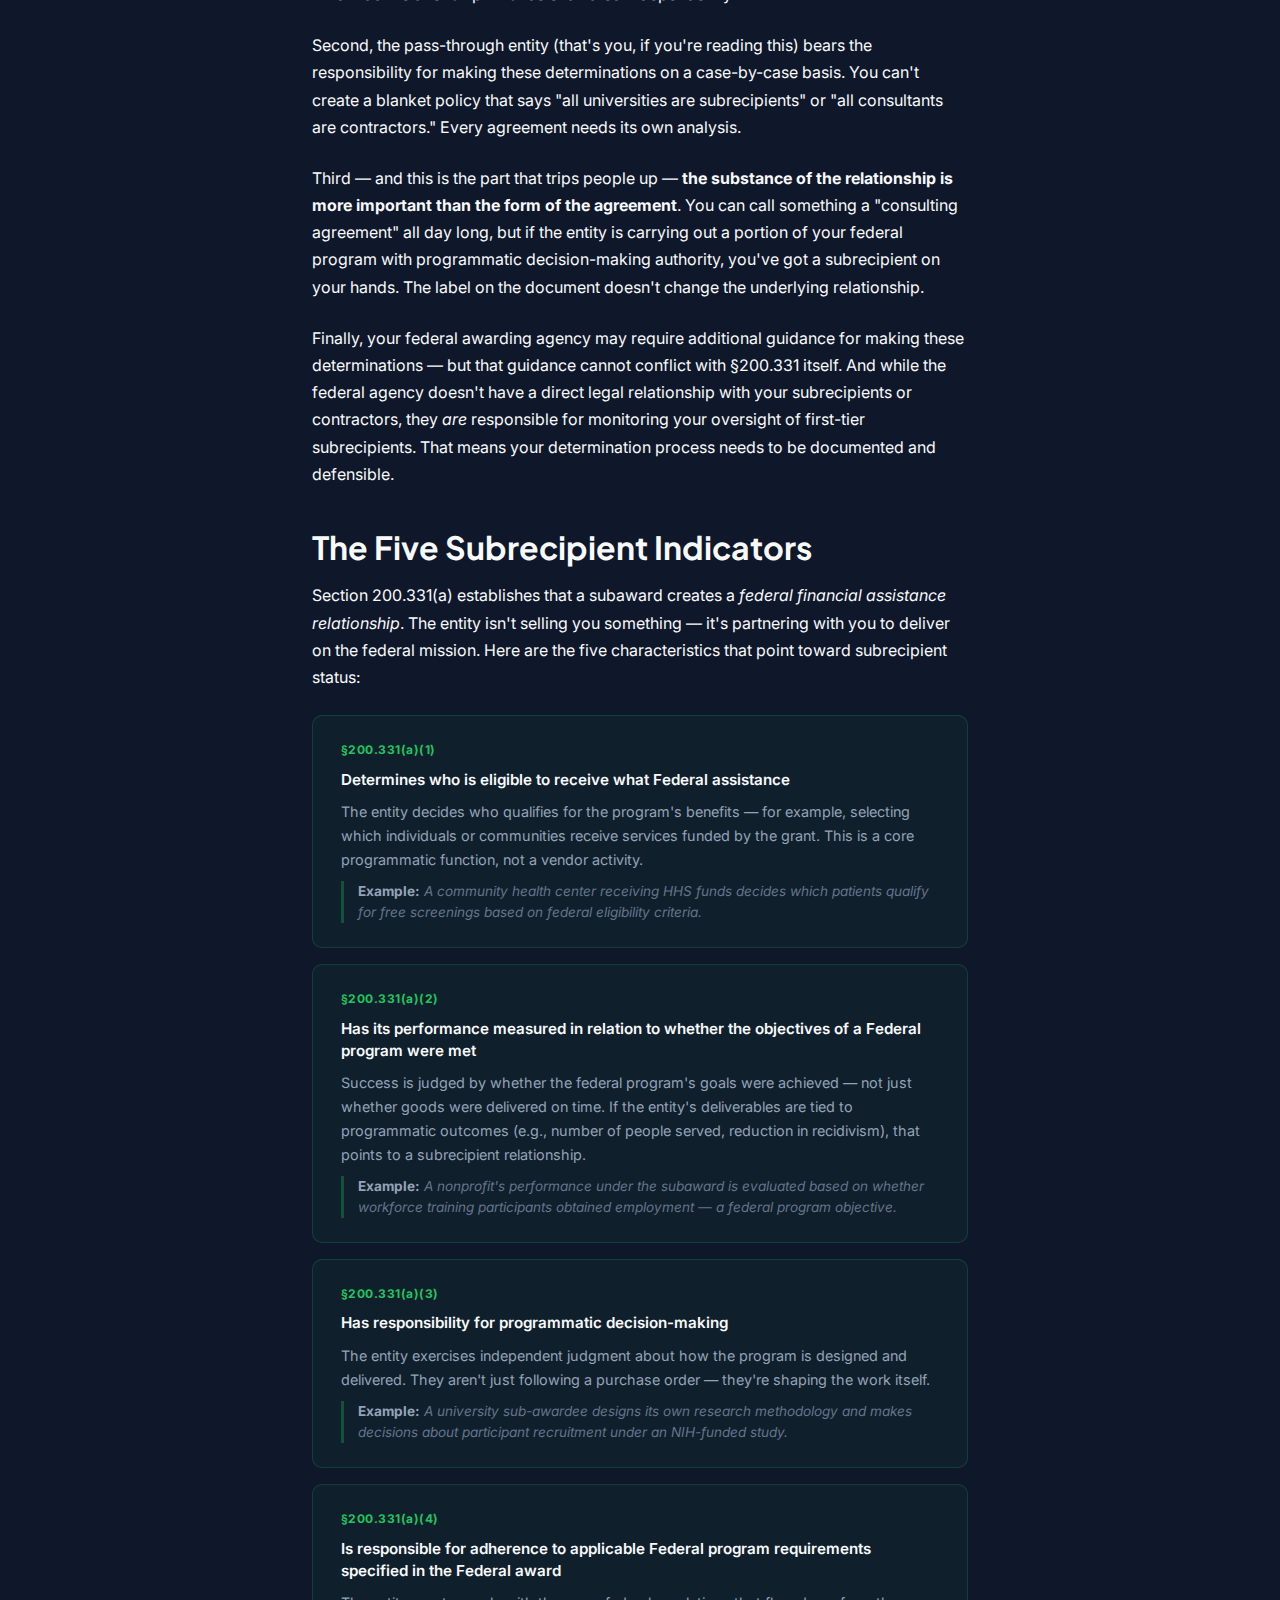
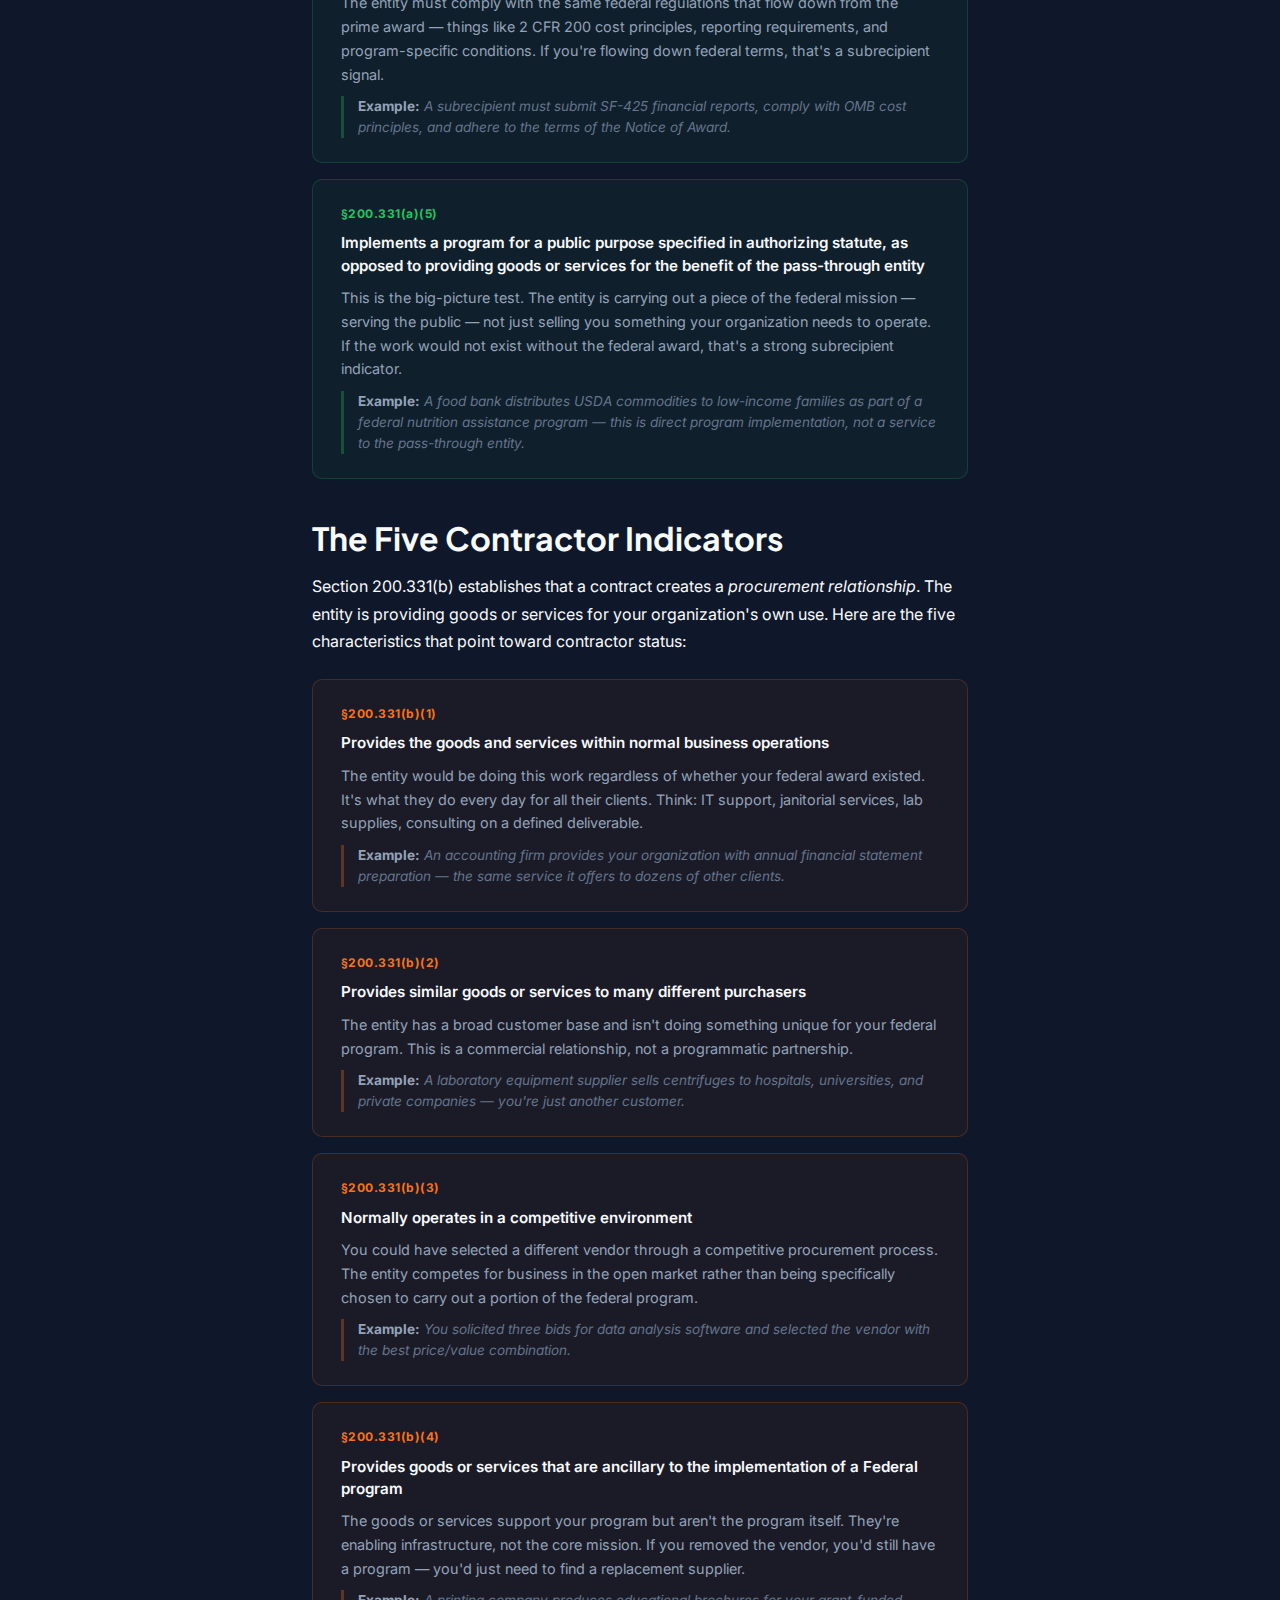
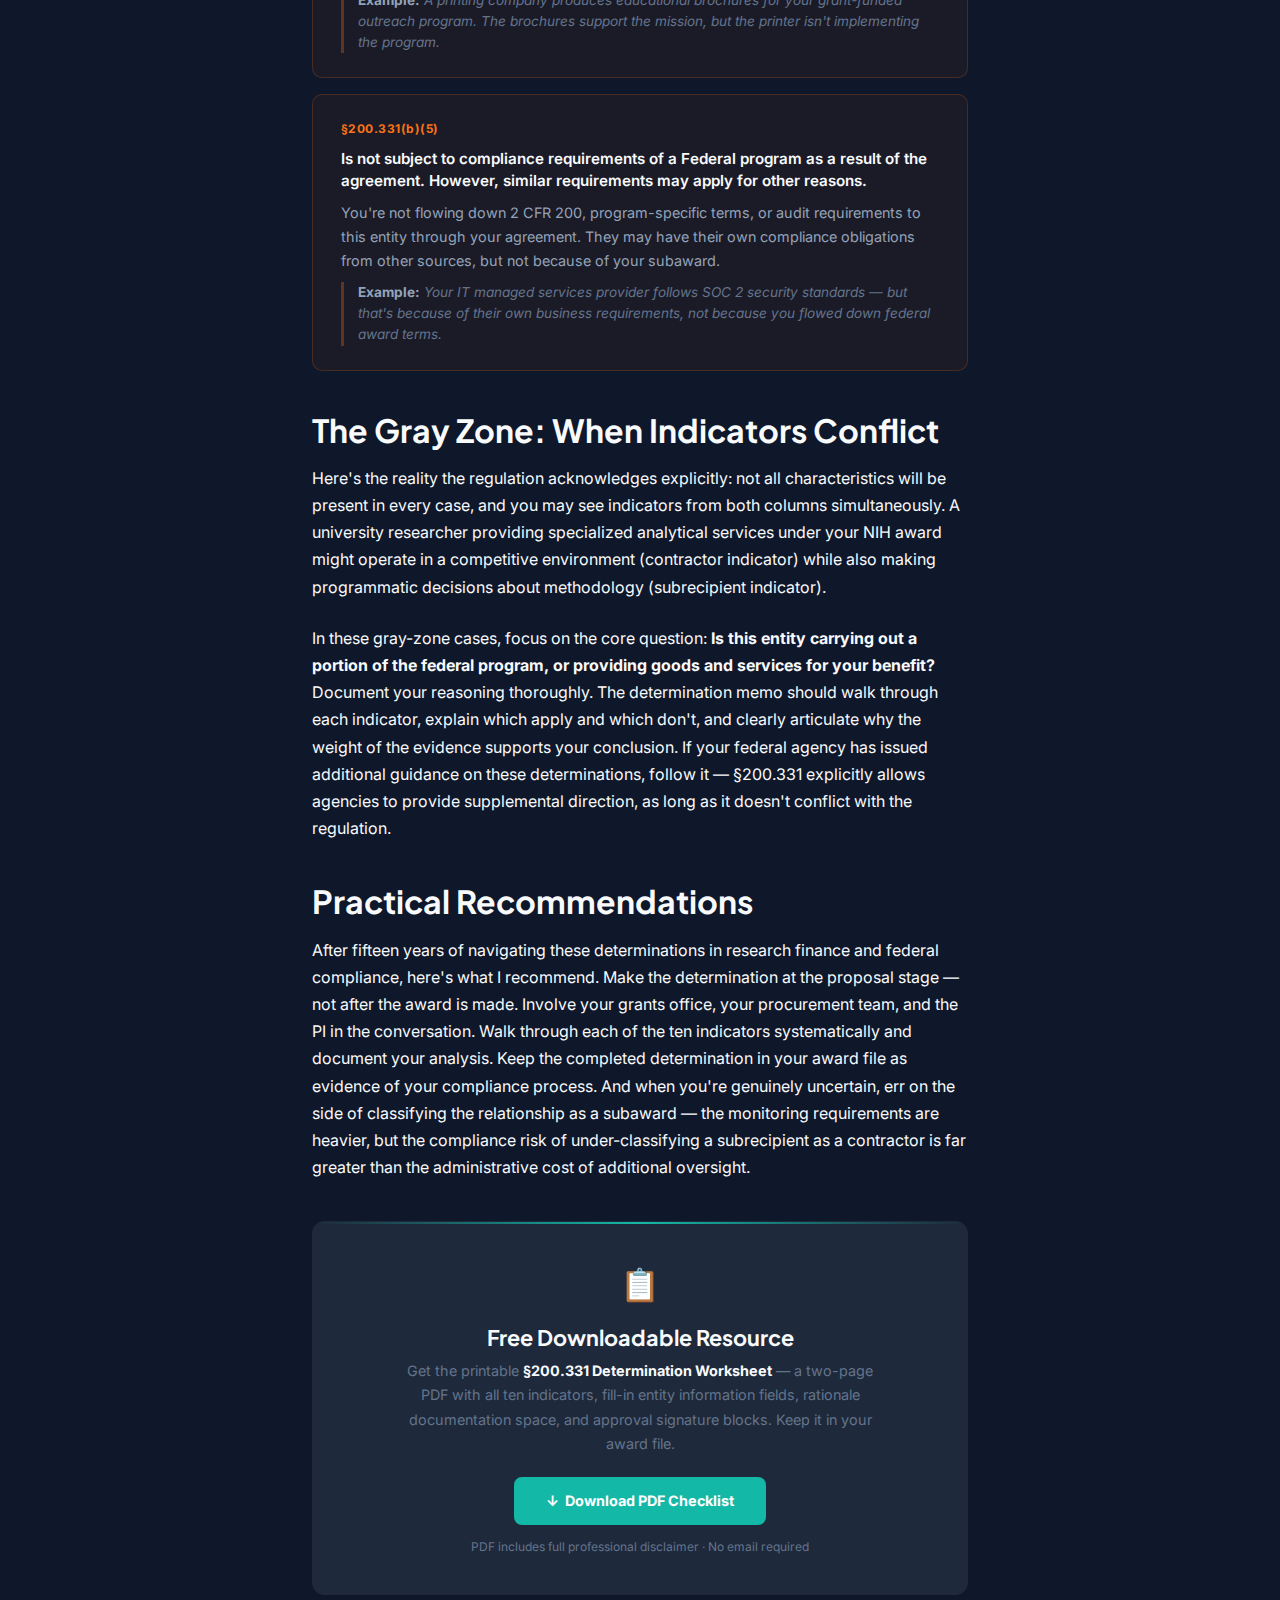
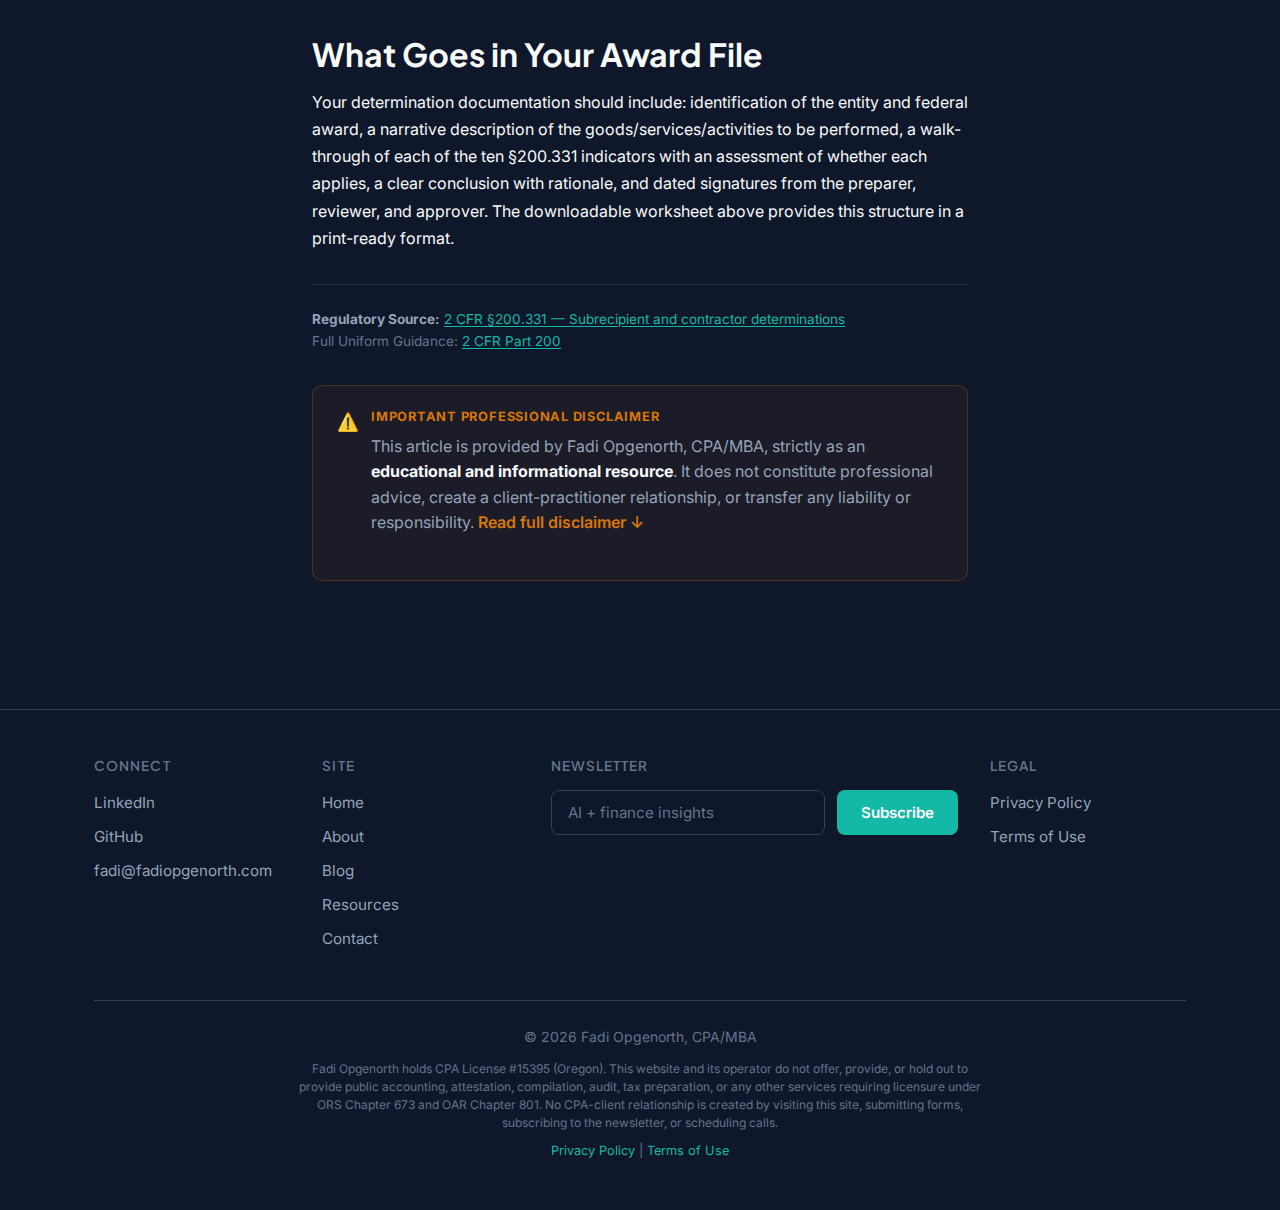
<file: blog/subrecipient-vs-contractor.html>
<!DOCTYPE html>
<html lang="en">
<head>
  <meta charset="UTF-8">
  <meta name="viewport" content="width=device-width, initial-scale=1.0">
  <title>Subrecipient or Contractor? A Practitioner's Guide to the §200.331 Determination — Fadi Opgenorth</title>
  <meta name="description" content="A practitioner's guide to the 2 CFR §200.331 subrecipient vs. contractor determination — with ten indicators explained in plain language and a free downloadable worksheet.">
  <meta property="og:title" content="Subrecipient or Contractor? A Practitioner's Guide to the §200.331 Determination — Fadi Opgenorth">
  <meta property="og:description" content="A practitioner's guide to the 2 CFR §200.331 subrecipient vs. contractor determination — with ten indicators explained in plain language and a free downloadable worksheet.">
  <meta property="og:url" content="https://fadiopgenorth.com/blog/subrecipient-vs-contractor.html">
  <meta property="og:type" content="website">
  <link rel="stylesheet" href="../css/style.css">
  <style>
    .blog-post-page .article {
      max-width: 720px;
      margin: 0 auto;
      padding: 12rem 2rem 4rem;
    }

    .blog-post-page .article-meta {
      font-size: 0.85rem;
      color: var(--text-muted);
      margin-bottom: 1rem;
    }

    .blog-post-page .article h1 {
      color: var(--text-primary);
      line-height: 1.25;
      margin-bottom: 0.75rem;
    }

    .blog-post-page .article-subtitle {
      font-size: 1.05rem;
      color: var(--text-secondary);
      margin-bottom: 0.75rem;
      line-height: 1.6;
    }

    .blog-post-page .article-author {
      font-size: 0.85rem;
      color: var(--text-muted);
      margin-bottom: 0.5rem;
    }

    .blog-post-page .ai-badge {
      display: inline-block;
      font-size: 0.75rem;
      color: var(--text-muted);
      background: rgba(255, 255, 255, 0.04);
      border: 1px solid rgba(255, 255, 255, 0.08);
      border-radius: 6px;
      padding: 0.4rem 0.85rem;
      font-style: italic;
      margin-bottom: 2.5rem;
    }

    .blog-post-page .article p {
      font-size: 1rem;
      margin-bottom: 1.5rem;
    }

    .blog-post-page .article strong {
      color: var(--text-primary);
    }

    .blog-post-page .article h2 {
      color: var(--text-primary);
      margin-top: 2.5rem;
      margin-bottom: 1rem;
    }

    .blog-post-page .article a {
      color: var(--accent);
      text-decoration: underline;
      text-underline-offset: 2px;
    }

    /* ── TL;DR BOX ── */
    .blog-post-page .tldr-box {
      background: rgba(20, 184, 166, 0.06);
      border: 1px solid rgba(20, 184, 166, 0.2);
      border-radius: 10px;
      padding: 1.5rem 1.75rem;
      margin-bottom: 2.5rem;
    }

    .blog-post-page .tldr-box .tldr-label {
      font-size: 0.75rem;
      font-weight: 700;
      letter-spacing: 0.08em;
      text-transform: uppercase;
      color: var(--accent);
      margin-bottom: 0.5rem;
    }

    .blog-post-page .tldr-box p {
      font-size: 0.95rem;
      color: var(--text-secondary);
      line-height: 1.65;
      margin-bottom: 0;
    }

    /* ── DISCLAIMER ── */
    .blog-post-page .disclaimer-box {
      background: rgba(217, 119, 6, 0.06);
      border: 1px solid rgba(217, 119, 6, 0.25);
      border-radius: 10px;
      padding: 1.25rem 1.5rem;
      margin-bottom: 2rem;
    }

    .blog-post-page .disclaimer-toggle {
      display: flex;
      align-items: flex-start;
      gap: 0.75rem;
      cursor: pointer;
      background: none;
      border: none;
      padding: 0;
      width: 100%;
      text-align: left;
    }

    .blog-post-page .disclaimer-icon {
      flex-shrink: 0;
      font-size: 1.1rem;
      margin-top: 1px;
    }

    .blog-post-page .disclaimer-label {
      font-size: 0.8rem;
      font-weight: 700;
      letter-spacing: 0.06em;
      text-transform: uppercase;
      color: #d97706;
      margin-bottom: 0.4rem;
    }

    .blog-post-page .disclaimer-summary {
      font-size: 0.85rem;
      color: var(--text-secondary);
      line-height: 1.6;
      margin: 0;
    }

    .blog-post-page .disclaimer-expand-link {
      color: #d97706;
      font-weight: 600;
      cursor: pointer;
    }

    .blog-post-page .disclaimer-full {
      display: none;
      margin-top: 0.75rem;
      font-size: 0.8rem;
      color: var(--text-secondary);
      line-height: 1.65;
    }

    .blog-post-page .disclaimer-full.open {
      display: block;
    }

    .blog-post-page .disclaimer-full p {
      font-size: 0.8rem;
      margin-bottom: 0.6rem;
    }

    .blog-post-page .disclaimer-full ul {
      list-style: disc;
      padding-left: 1.25rem;
      margin-bottom: 0.75rem;
      font-size: 0.8rem;
      line-height: 1.7;
      color: var(--text-secondary);
    }

    .blog-post-page .disclaimer-full li {
      margin-bottom: 0.2rem;
    }

    /* ── INDICATOR CARDS ── */
    .blog-post-page .indicator-card {
      border-radius: 10px;
      padding: 1.5rem 1.75rem;
      margin-bottom: 1rem;
    }

    .blog-post-page .indicator-card.sub {
      background: rgba(34, 197, 94, 0.05);
      border: 1px solid rgba(34, 197, 94, 0.2);
    }

    .blog-post-page .indicator-card.con {
      background: rgba(249, 115, 22, 0.05);
      border: 1px solid rgba(249, 115, 22, 0.2);
    }

    .blog-post-page .indicator-ref {
      font-size: 0.75rem;
      font-weight: 700;
      letter-spacing: 0.04em;
      margin-bottom: 0.5rem;
    }

    .blog-post-page .indicator-card.sub .indicator-ref {
      color: #22c55e;
    }

    .blog-post-page .indicator-card.con .indicator-ref {
      color: #f97316;
    }

    .blog-post-page .indicator-regulatory {
      font-size: 0.95rem;
      font-weight: 600;
      color: var(--text-primary);
      margin-bottom: 0.6rem;
      line-height: 1.45;
    }

    .blog-post-page .indicator-plain {
      font-size: 0.9rem;
      color: var(--text-secondary);
      line-height: 1.65;
      margin-bottom: 0.6rem;
    }

    .blog-post-page .indicator-example {
      font-size: 0.85rem;
      color: var(--text-muted);
      font-style: italic;
      padding-left: 0.85rem;
      line-height: 1.55;
    }

    .blog-post-page .indicator-card.sub .indicator-example {
      border-left: 3px solid rgba(34, 197, 94, 0.3);
    }

    .blog-post-page .indicator-card.con .indicator-example {
      border-left: 3px solid rgba(249, 115, 22, 0.3);
    }

    .blog-post-page .indicator-example strong {
      font-style: normal;
      color: var(--text-secondary);
    }

    /* ── DOWNLOAD CTA ── */
    .blog-post-page .download-cta {
      background: var(--bg-card);
      border: 1px solid var(--border-subtle);
      border-radius: 12px;
      padding: 2.25rem;
      text-align: center;
      margin: 2.5rem 0;
      position: relative;
      overflow: hidden;
    }

    .blog-post-page .download-cta::before {
      content: '';
      position: absolute;
      top: 0;
      left: 0;
      right: 0;
      height: 2px;
      background: linear-gradient(90deg, transparent, var(--accent), transparent);
    }

    .blog-post-page .download-cta h3 {
      font-size: 1.35rem;
      color: var(--text-primary);
      margin-bottom: 0.5rem;
    }

    .blog-post-page .download-cta p {
      font-size: 0.9rem;
      color: var(--text-muted);
      margin-bottom: 1.25rem;
      max-width: 480px;
      margin-left: auto;
      margin-right: auto;
    }

    .blog-post-page .download-cta .download-btn {
      display: inline-block;
      background: var(--accent);
      color: #fff;
      padding: 0.75rem 2rem;
      border-radius: 8px;
      font-weight: 700;
      font-size: 0.9rem;
      text-decoration: none;
      transition: opacity 0.2s, transform 0.1s;
    }

    .blog-post-page .download-cta .download-btn:hover {
      opacity: 0.9;
      transform: translateY(-1px);
    }

    .blog-post-page .download-cta .download-note {
      font-size: 0.75rem;
      color: var(--text-muted);
      margin-top: 0.75rem;
      margin-bottom: 0;
    }

    /* ── REGULATORY SOURCE ── */
    .blog-post-page .reg-source {
      padding-top: 1.5rem;
      border-top: 1px solid var(--border-subtle);
      font-size: 0.85rem;
      color: var(--text-muted);
      line-height: 1.6;
      margin-top: 2rem;
    }

    @media (max-width: 768px) {
      .blog-post-page .indicator-card {
        padding: 1.25rem;
      }
    }
  </style>
</head>
<body>

  <!-- Navigation -->
  <nav class="navbar">
    <div class="container nav-inner">
      <a href="../index.html" class="nav-logo">Fadi Opgenorth</a>
      <div class="nav-links">
        <a href="../index.html">Home</a>
        <a href="../about.html">About</a>
        <a href="../blog.html" class="active">Blog</a>
        <a href="../resources.html">Resources</a>
        <a href="../contact.html">Contact</a>
      </div>
      <button class="hamburger" aria-label="Toggle menu">
        <span></span><span></span><span></span>
      </button>
    </div>
  </nav>
  <div class="mobile-nav">
    <a href="../index.html">Home</a>
    <a href="../about.html">About</a>
    <a href="../blog.html" class="active">Blog</a>
    <a href="../resources.html">Resources</a>
    <a href="../contact.html">Contact</a>
  </div>

  <div class="blog-post-page">
    <article class="article">

      <div class="article-meta">February 2026</div>

      <h1>Subrecipient or Contractor? A Practitioner's Guide to the &sect;200.331 Determination</h1>

      <p class="article-subtitle">A practitioner's guide to the &sect;200.331 determination &mdash; with a free downloadable worksheet for your award files.</p>

      <p class="article-author">By Fadi Opgenorth, CPA/MBA</p>

      <div class="ai-badge">Produced with the assistance of Anthropic AI &middot; All content reviewed for accuracy by the author</div>

      <!-- Professional Disclaimer (top) -->
      <div class="disclaimer-box" id="disclaimer-top">
        <div class="disclaimer-toggle" onclick="toggleDisclaimer('disclaimer-top')">
          <span class="disclaimer-icon">&#9888;&#65039;</span>
          <div style="flex: 1;">
            <div class="disclaimer-label">Important Professional Disclaimer</div>
            <p class="disclaimer-summary">
              This article is provided by Fadi Opgenorth, CPA/MBA, strictly as an <strong>educational and informational resource</strong>. It does not constitute professional advice, create a client-practitioner relationship, or transfer any liability or responsibility.
              <span class="disclaimer-expand-link" id="disclaimer-top-link"> Read full disclaimer &#8595;</span>
            </p>
            <div class="disclaimer-full" id="disclaimer-top-full">
              <p>Distribution or use of this content does <strong>not</strong> create, establish, or imply:</p>
              <ul>
                <li>A client-practitioner, advisory, or professional services relationship of any kind;</li>
                <li>An engagement for accounting, auditing, consulting, attestation, or tax services;</li>
                <li>A transfer, assumption, or sharing of liability, fiduciary duty, or legal responsibility;</li>
                <li>Professional assurance, certification, or opinion on any compliance determination; or</li>
                <li>A guarantee of accuracy, completeness, or applicability to your specific circumstances.</li>
              </ul>
              <p>The content herein reflects the author's interpretation of federal regulations as of the publication date and may not account for subsequent amendments, agency-specific guidance, or your organization's unique facts and circumstances. <strong>All subrecipient and contractor determinations must be made by the responsible pass-through entity</strong> based on the specific terms and substance of each agreement, in consultation with qualified legal counsel and your organization's grants management and compliance personnel.</p>
              <p>This document is not a substitute for professional advice. The author expressly disclaims all liability arising from or related to reliance on this article, any determination made using the accompanying checklist, or any omission of relevant regulatory requirements. Users assume full responsibility for the application of these materials to their own compliance decisions.</p>
              <p style="font-style: italic;">Consistent with standards promulgated by the American Institute of Certified Public Accountants (AICPA) and applicable state boards of accountancy, nothing in this article constitutes the practice of public accounting or the rendering of a professional opinion.</p>
              <p><span class="disclaimer-expand-link" onclick="event.stopPropagation(); toggleDisclaimer('disclaimer-top')">Collapse disclaimer &#8593;</span></p>
            </div>
          </div>
        </div>
      </div>

      <!-- TL;DR -->
      <div class="tldr-box">
        <div class="tldr-label">TL;DR for Busy Grant Managers</div>
        <p>If an entity is <em>carrying out a portion of your federal program</em>, they're likely a <strong>subrecipient</strong>. If they're <em>selling you goods or services</em> you need to run your program, they're likely a <strong>contractor</strong>. The regulation at <a href="https://www.ecfr.gov/current/title-2/subtitle-A/chapter-II/part-200/subpart-D/subject-group-ECFR031321e29ac5bbd/section-200.331" target="_blank" rel="noopener noreferrer">2 CFR &sect;200.331</a> gives you ten indicators to help make this call &mdash; five for each category. But remember: substance over form, always.</p>
      </div>

      <h2>Why This Determination Matters</h2>

      <p>If you manage federal awards, getting the subrecipient-vs-contractor classification wrong isn't just an academic exercise &mdash; it has real consequences. Misclassification can trigger single audit findings, create compliance gaps in your subrecipient monitoring, skew your indirect cost calculations, and put your organization at risk during federal reviews. I've seen pass-through entities classify relationships as procurement contracts simply to avoid the administrative burden of subrecipient monitoring, and I've seen auditors flag those decisions years later.</p>

      <p>The good news: <a href="https://www.ecfr.gov/current/title-2/subtitle-A/chapter-II/part-200/subpart-D/subject-group-ECFR031321e29ac5bbd/section-200.331" target="_blank" rel="noopener noreferrer">2 CFR &sect;200.331</a> provides a clear analytical framework. Let's break it down.</p>

      <h2>The Ground Rules from &sect;200.331</h2>

      <p>Before diving into the indicators, the regulation establishes several critical principles that practitioners need to internalize. First, an entity can simultaneously wear multiple hats &mdash; acting as a recipient on one award, a subrecipient on another, and a contractor on a third. Each relationship must be evaluated independently.</p>

      <p>Second, the pass-through entity (that's you, if you're reading this) bears the responsibility for making these determinations on a case-by-case basis. You can't create a blanket policy that says "all universities are subrecipients" or "all consultants are contractors." Every agreement needs its own analysis.</p>

      <p>Third &mdash; and this is the part that trips people up &mdash; <strong>the substance of the relationship is more important than the form of the agreement</strong>. You can call something a "consulting agreement" all day long, but if the entity is carrying out a portion of your federal program with programmatic decision-making authority, you've got a subrecipient on your hands. The label on the document doesn't change the underlying relationship.</p>

      <p>Finally, your federal awarding agency may require additional guidance for making these determinations &mdash; but that guidance cannot conflict with &sect;200.331 itself. And while the federal agency doesn't have a direct legal relationship with your subrecipients or contractors, they <em>are</em> responsible for monitoring your oversight of first-tier subrecipients. That means your determination process needs to be documented and defensible.</p>

      <h2>The Five Subrecipient Indicators</h2>

      <p>Section 200.331(a) establishes that a subaward creates a <em>federal financial assistance relationship</em>. The entity isn't selling you something &mdash; it's partnering with you to deliver on the federal mission. Here are the five characteristics that point toward subrecipient status:</p>

      <!-- Subrecipient Indicator 1 -->
      <div class="indicator-card sub">
        <div class="indicator-ref">&sect;200.331(a)(1)</div>
        <div class="indicator-regulatory">Determines who is eligible to receive what Federal assistance</div>
        <div class="indicator-plain">The entity decides who qualifies for the program's benefits &mdash; for example, selecting which individuals or communities receive services funded by the grant. This is a core programmatic function, not a vendor activity.</div>
        <div class="indicator-example"><strong>Example:</strong> A community health center receiving HHS funds decides which patients qualify for free screenings based on federal eligibility criteria.</div>
      </div>

      <!-- Subrecipient Indicator 2 -->
      <div class="indicator-card sub">
        <div class="indicator-ref">&sect;200.331(a)(2)</div>
        <div class="indicator-regulatory">Has its performance measured in relation to whether the objectives of a Federal program were met</div>
        <div class="indicator-plain">Success is judged by whether the federal program's goals were achieved &mdash; not just whether goods were delivered on time. If the entity's deliverables are tied to programmatic outcomes (e.g., number of people served, reduction in recidivism), that points to a subrecipient relationship.</div>
        <div class="indicator-example"><strong>Example:</strong> A nonprofit's performance under the subaward is evaluated based on whether workforce training participants obtained employment &mdash; a federal program objective.</div>
      </div>

      <!-- Subrecipient Indicator 3 -->
      <div class="indicator-card sub">
        <div class="indicator-ref">&sect;200.331(a)(3)</div>
        <div class="indicator-regulatory">Has responsibility for programmatic decision-making</div>
        <div class="indicator-plain">The entity exercises independent judgment about how the program is designed and delivered. They aren't just following a purchase order &mdash; they're shaping the work itself.</div>
        <div class="indicator-example"><strong>Example:</strong> A university sub-awardee designs its own research methodology and makes decisions about participant recruitment under an NIH-funded study.</div>
      </div>

      <!-- Subrecipient Indicator 4 -->
      <div class="indicator-card sub">
        <div class="indicator-ref">&sect;200.331(a)(4)</div>
        <div class="indicator-regulatory">Is responsible for adherence to applicable Federal program requirements specified in the Federal award</div>
        <div class="indicator-plain">The entity must comply with the same federal regulations that flow down from the prime award &mdash; things like 2 CFR 200 cost principles, reporting requirements, and program-specific conditions. If you're flowing down federal terms, that's a subrecipient signal.</div>
        <div class="indicator-example"><strong>Example:</strong> A subrecipient must submit SF-425 financial reports, comply with OMB cost principles, and adhere to the terms of the Notice of Award.</div>
      </div>

      <!-- Subrecipient Indicator 5 -->
      <div class="indicator-card sub">
        <div class="indicator-ref">&sect;200.331(a)(5)</div>
        <div class="indicator-regulatory">Implements a program for a public purpose specified in authorizing statute, as opposed to providing goods or services for the benefit of the pass-through entity</div>
        <div class="indicator-plain">This is the big-picture test. The entity is carrying out a piece of the federal mission &mdash; serving the public &mdash; not just selling you something your organization needs to operate. If the work would not exist without the federal award, that's a strong subrecipient indicator.</div>
        <div class="indicator-example"><strong>Example:</strong> A food bank distributes USDA commodities to low-income families as part of a federal nutrition assistance program &mdash; this is direct program implementation, not a service to the pass-through entity.</div>
      </div>

      <h2>The Five Contractor Indicators</h2>

      <p>Section 200.331(b) establishes that a contract creates a <em>procurement relationship</em>. The entity is providing goods or services for your organization's own use. Here are the five characteristics that point toward contractor status:</p>

      <!-- Contractor Indicator 1 -->
      <div class="indicator-card con">
        <div class="indicator-ref">&sect;200.331(b)(1)</div>
        <div class="indicator-regulatory">Provides the goods and services within normal business operations</div>
        <div class="indicator-plain">The entity would be doing this work regardless of whether your federal award existed. It's what they do every day for all their clients. Think: IT support, janitorial services, lab supplies, consulting on a defined deliverable.</div>
        <div class="indicator-example"><strong>Example:</strong> An accounting firm provides your organization with annual financial statement preparation &mdash; the same service it offers to dozens of other clients.</div>
      </div>

      <!-- Contractor Indicator 2 -->
      <div class="indicator-card con">
        <div class="indicator-ref">&sect;200.331(b)(2)</div>
        <div class="indicator-regulatory">Provides similar goods or services to many different purchasers</div>
        <div class="indicator-plain">The entity has a broad customer base and isn't doing something unique for your federal program. This is a commercial relationship, not a programmatic partnership.</div>
        <div class="indicator-example"><strong>Example:</strong> A laboratory equipment supplier sells centrifuges to hospitals, universities, and private companies &mdash; you're just another customer.</div>
      </div>

      <!-- Contractor Indicator 3 -->
      <div class="indicator-card con">
        <div class="indicator-ref">&sect;200.331(b)(3)</div>
        <div class="indicator-regulatory">Normally operates in a competitive environment</div>
        <div class="indicator-plain">You could have selected a different vendor through a competitive procurement process. The entity competes for business in the open market rather than being specifically chosen to carry out a portion of the federal program.</div>
        <div class="indicator-example"><strong>Example:</strong> You solicited three bids for data analysis software and selected the vendor with the best price/value combination.</div>
      </div>

      <!-- Contractor Indicator 4 -->
      <div class="indicator-card con">
        <div class="indicator-ref">&sect;200.331(b)(4)</div>
        <div class="indicator-regulatory">Provides goods or services that are ancillary to the implementation of a Federal program</div>
        <div class="indicator-plain">The goods or services support your program but aren't the program itself. They're enabling infrastructure, not the core mission. If you removed the vendor, you'd still have a program &mdash; you'd just need to find a replacement supplier.</div>
        <div class="indicator-example"><strong>Example:</strong> A printing company produces educational brochures for your grant-funded outreach program. The brochures support the mission, but the printer isn't implementing the program.</div>
      </div>

      <!-- Contractor Indicator 5 -->
      <div class="indicator-card con">
        <div class="indicator-ref">&sect;200.331(b)(5)</div>
        <div class="indicator-regulatory">Is not subject to compliance requirements of a Federal program as a result of the agreement. However, similar requirements may apply for other reasons.</div>
        <div class="indicator-plain">You're not flowing down 2 CFR 200, program-specific terms, or audit requirements to this entity through your agreement. They may have their own compliance obligations from other sources, but not because of your subaward.</div>
        <div class="indicator-example"><strong>Example:</strong> Your IT managed services provider follows SOC 2 security standards &mdash; but that's because of their own business requirements, not because you flowed down federal award terms.</div>
      </div>

      <h2>The Gray Zone: When Indicators Conflict</h2>

      <p>Here's the reality the regulation acknowledges explicitly: not all characteristics will be present in every case, and you may see indicators from both columns simultaneously. A university researcher providing specialized analytical services under your NIH award might operate in a competitive environment (contractor indicator) while also making programmatic decisions about methodology (subrecipient indicator).</p>

      <p>In these gray-zone cases, focus on the core question: <strong>Is this entity carrying out a portion of the federal program, or providing goods and services for your benefit?</strong> Document your reasoning thoroughly. The determination memo should walk through each indicator, explain which apply and which don't, and clearly articulate why the weight of the evidence supports your conclusion. If your federal agency has issued additional guidance on these determinations, follow it &mdash; &sect;200.331 explicitly allows agencies to provide supplemental direction, as long as it doesn't conflict with the regulation.</p>

      <h2>Practical Recommendations</h2>

      <p>After fifteen years of navigating these determinations in research finance and federal compliance, here's what I recommend. Make the determination at the proposal stage &mdash; not after the award is made. Involve your grants office, your procurement team, and the PI in the conversation. Walk through each of the ten indicators systematically and document your analysis. Keep the completed determination in your award file as evidence of your compliance process. And when you're genuinely uncertain, err on the side of classifying the relationship as a subaward &mdash; the monitoring requirements are heavier, but the compliance risk of under-classifying a subrecipient as a contractor is far greater than the administrative cost of additional oversight.</p>

      <!-- Download CTA -->
      <div class="download-cta">
        <div style="font-size: 2rem; margin-bottom: 0.75rem;">&#128203;</div>
        <h3>Free Downloadable Resource</h3>
        <p>Get the printable <strong>&sect;200.331 Determination Worksheet</strong> &mdash; a two-page PDF with all ten indicators, fill-in entity information fields, rationale documentation space, and approval signature blocks. Keep it in your award file.</p>
        <a href="../files/200331-determination-checklist.pdf" target="_blank" class="download-btn">&#8595;&nbsp;&nbsp;Download PDF Checklist</a>
        <p class="download-note">PDF includes full professional disclaimer &middot; No email required</p>
      </div>

      <h2>What Goes in Your Award File</h2>

      <p>Your determination documentation should include: identification of the entity and federal award, a narrative description of the goods/services/activities to be performed, a walk-through of each of the ten &sect;200.331 indicators with an assessment of whether each applies, a clear conclusion with rationale, and dated signatures from the preparer, reviewer, and approver. The downloadable worksheet above provides this structure in a print-ready format.</p>

      <!-- Regulatory Source -->
      <div class="reg-source">
        <strong style="color: var(--text-secondary);">Regulatory Source:</strong>
        <a href="https://www.ecfr.gov/current/title-2/subtitle-A/chapter-II/part-200/subpart-D/subject-group-ECFR031321e29ac5bbd/section-200.331" target="_blank" rel="noopener noreferrer">2 CFR &sect;200.331 &mdash; Subrecipient and contractor determinations</a>
        <br>
        Full Uniform Guidance:
        <a href="https://www.ecfr.gov/current/title-2/subtitle-A/chapter-II/part-200?toc=1" target="_blank" rel="noopener noreferrer">2 CFR Part 200</a>
      </div>

      <!-- Professional Disclaimer (bottom) -->
      <div style="margin-top: 2rem;">
        <div class="disclaimer-box" id="disclaimer-bottom">
          <div class="disclaimer-toggle" onclick="toggleDisclaimer('disclaimer-bottom')">
            <span class="disclaimer-icon">&#9888;&#65039;</span>
            <div style="flex: 1;">
              <div class="disclaimer-label">Important Professional Disclaimer</div>
              <p class="disclaimer-summary">
                This article is provided by Fadi Opgenorth, CPA/MBA, strictly as an <strong>educational and informational resource</strong>. It does not constitute professional advice, create a client-practitioner relationship, or transfer any liability or responsibility.
                <span class="disclaimer-expand-link" id="disclaimer-bottom-link"> Read full disclaimer &#8595;</span>
              </p>
              <div class="disclaimer-full" id="disclaimer-bottom-full">
                <p>Distribution or use of this content does <strong>not</strong> create, establish, or imply:</p>
                <ul>
                  <li>A client-practitioner, advisory, or professional services relationship of any kind;</li>
                  <li>An engagement for accounting, auditing, consulting, attestation, or tax services;</li>
                  <li>A transfer, assumption, or sharing of liability, fiduciary duty, or legal responsibility;</li>
                  <li>Professional assurance, certification, or opinion on any compliance determination; or</li>
                  <li>A guarantee of accuracy, completeness, or applicability to your specific circumstances.</li>
                </ul>
                <p>The content herein reflects the author's interpretation of federal regulations as of the publication date and may not account for subsequent amendments, agency-specific guidance, or your organization's unique facts and circumstances. <strong>All subrecipient and contractor determinations must be made by the responsible pass-through entity</strong> based on the specific terms and substance of each agreement, in consultation with qualified legal counsel and your organization's grants management and compliance personnel.</p>
                <p>This document is not a substitute for professional advice. The author expressly disclaims all liability arising from or related to reliance on this article, any determination made using the accompanying checklist, or any omission of relevant regulatory requirements. Users assume full responsibility for the application of these materials to their own compliance decisions.</p>
                <p style="font-style: italic;">Consistent with standards promulgated by the American Institute of Certified Public Accountants (AICPA) and applicable state boards of accountancy, nothing in this article constitutes the practice of public accounting or the rendering of a professional opinion.</p>
                <p><span class="disclaimer-expand-link" onclick="event.stopPropagation(); toggleDisclaimer('disclaimer-bottom')">Collapse disclaimer &#8593;</span></p>
              </div>
            </div>
          </div>
        </div>
      </div>

    </article>
  </div>

  <!-- Footer -->
  <footer class="site-footer">
    <div class="container">
      <div class="footer-inner">
        <div class="footer-col">
          <h4>Connect</h4>
          <a href="https://www.linkedin.com/in/fadi-opgenorth-cpa-mba/" target="_blank" rel="noopener">LinkedIn</a>
          <a href="https://github.com/Fadi-HVAIH" target="_blank" rel="noopener">GitHub</a>
          <a href="mailto:fadi@fadiopgenorth.com">fadi@fadiopgenorth.com</a>
        </div>
        <div class="footer-col">
          <h4>Site</h4>
          <a href="../index.html">Home</a>
          <a href="../about.html">About</a>
          <a href="../blog.html">Blog</a>
          <a href="../resources.html">Resources</a>
          <a href="../contact.html">Contact</a>
        </div>
        <div class="footer-col footer-newsletter">
          <h4>Newsletter</h4>
          <form class="form-inline" action="https://buttondown.com/api/emails/embed-subscribe/opgenorth" method="post" referrerpolicy="unsafe-url">
            <input type="email" name="email" placeholder="AI + finance insights" required>
            <button type="submit">Subscribe</button>
          </form>
        </div>
        <div class="footer-col">
          <h4>Legal</h4>
          <a href="../privacy.html">Privacy Policy</a>
          <a href="../terms.html">Terms of Use</a>
        </div>
      </div>
      <div class="footer-bottom">
        &copy; 2026 Fadi Opgenorth, CPA/MBA
        <p style="font-size: 0.75rem; max-width: 700px; margin: 0.75rem auto 0; color: var(--text-muted); line-height: 1.5;">Fadi Opgenorth holds CPA License #15395 (Oregon). This website and its operator do not offer, provide, or hold out to provide public accounting, attestation, compilation, audit, tax preparation, or any other services requiring licensure under ORS Chapter 673 and OAR Chapter 801. No CPA-client relationship is created by visiting this site, submitting forms, subscribing to the newsletter, or scheduling calls.</p>
        <p style="font-size: 0.8rem; margin-top: 0.5rem;"><a href="../privacy.html">Privacy Policy</a> | <a href="../terms.html">Terms of Use</a></p>
      </div>
    </div>
  </footer>

  <script src="../js/main.js"></script>
  <script>
    function toggleDisclaimer(id) {
      var full = document.getElementById(id + '-full');
      var link = document.getElementById(id + '-link');
      var isOpen = full.classList.contains('open');
      full.classList.toggle('open');
      if (isOpen) {
        link.innerHTML = ' Read full disclaimer &#8595;';
        link.style.display = '';
      } else {
        link.style.display = 'none';
      }
    }
  </script>
</body>
</html>
</file>
<file: css/style.css>
/* ========================================
   fadiopgenorth.com — Main Stylesheet
   ======================================== */

/* --- Google Fonts --- */
@import url('https://fonts.googleapis.com/css2?family=Inter:wght@400;500;600&family=Plus+Jakarta+Sans:wght@600;700;800&display=swap');

/* --- CSS Custom Properties --- */
:root {
  --bg-primary: #0f172a;
  --bg-secondary: #1e293b;
  --bg-card: #1e293b;
  --text-primary: #f8fafc;
  --text-secondary: #94a3b8;
  --text-muted: #64748b;
  --accent: #14b8a6;
  --accent-hover: #0d9488;
  --border: #334155;
  --font-body: 'Inter', sans-serif;
  --font-heading: 'Plus Jakarta Sans', sans-serif;
  --max-width: 1140px;
  --radius: 8px;
  --transition: 0.2s ease;
  --border-subtle: #1e293b;
  --border-hover: #475569;
  --accent-dim: rgba(20, 184, 166, 0.12);
}

/* --- Reset --- */
*, *::before, *::after {
  box-sizing: border-box;
  margin: 0;
  padding: 0;
}

html {
  scroll-behavior: smooth;
  font-size: 16px;
}

body {
  font-family: var(--font-body);
  background: var(--bg-primary);
  color: var(--text-primary);
  line-height: 1.7;
  -webkit-font-smoothing: antialiased;
}

img {
  max-width: 100%;
  display: block;
}

a {
  color: var(--accent);
  text-decoration: none;
  transition: color var(--transition);
}

a:hover {
  color: var(--accent-hover);
}

ul { list-style: none; }

/* --- Typography --- */
h1, h2, h3, h4 {
  font-family: var(--font-heading);
  line-height: 1.2;
  color: var(--text-primary);
}

h1 { font-size: 2.75rem; font-weight: 800; }
h2 { font-size: 2rem; font-weight: 700; }
h3 { font-size: 1.35rem; font-weight: 700; }
h4 { font-size: 1.1rem; font-weight: 600; }

p { margin-bottom: 1rem; }

/* --- Layout --- */
.container {
  width: 100%;
  max-width: var(--max-width);
  margin: 0 auto;
  padding: 0 1.5rem;
}

section {
  padding: 5rem 0;
}

/* --- Buttons --- */
.btn {
  display: inline-block;
  padding: 0.8rem 1.75rem;
  border-radius: var(--radius);
  font-family: var(--font-body);
  font-weight: 600;
  font-size: 1rem;
  cursor: pointer;
  transition: background var(--transition), transform var(--transition);
  border: none;
  text-align: center;
}

.btn:hover {
  transform: translateY(-1px);
}

.btn-primary {
  background: var(--accent);
  color: #fff;
}

.btn-primary:hover {
  background: var(--accent-hover);
  color: #fff;
}

.btn-outline {
  background: transparent;
  color: var(--accent);
  border: 2px solid var(--accent);
}

.btn-outline:hover {
  background: var(--accent);
  color: #fff;
}

/* --- Navigation --- */
.navbar {
  position: fixed;
  top: 0;
  left: 0;
  right: 0;
  z-index: 1000;
  background: rgba(15, 23, 42, 0.95);
  backdrop-filter: blur(10px);
  border-bottom: 1px solid var(--border);
}

.nav-inner {
  display: flex;
  align-items: center;
  justify-content: space-between;
  height: 72px;
}

.nav-logo {
  font-family: var(--font-heading);
  font-size: 1.25rem;
  font-weight: 700;
  color: var(--text-primary);
}

.nav-logo:hover { color: var(--accent); }

.nav-links {
  display: flex;
  gap: 2rem;
}

.nav-links a {
  color: var(--text-secondary);
  font-size: 0.925rem;
  font-weight: 500;
  transition: color var(--transition);
}

.nav-links a:hover,
.nav-links a.active {
  color: var(--accent);
}

.hamburger {
  display: none;
  flex-direction: column;
  gap: 5px;
  background: none;
  border: none;
  cursor: pointer;
  padding: 4px;
}

.hamburger span {
  display: block;
  width: 24px;
  height: 2px;
  background: var(--text-primary);
  transition: transform var(--transition), opacity var(--transition);
}

.hamburger.active span:nth-child(1) {
  transform: rotate(45deg) translate(5px, 5px);
}

.hamburger.active span:nth-child(2) {
  opacity: 0;
}

.hamburger.active span:nth-child(3) {
  transform: rotate(-45deg) translate(5px, -5px);
}

/* --- Mobile Nav --- */
.mobile-nav {
  display: none;
  position: fixed;
  top: 72px;
  left: 0;
  right: 0;
  bottom: 0;
  background: var(--bg-primary);
  z-index: 999;
  padding: 2rem 1.5rem;
}

.mobile-nav.open {
  display: flex;
  flex-direction: column;
  gap: 1.5rem;
}

.mobile-nav a {
  color: var(--text-secondary);
  font-size: 1.2rem;
  font-weight: 500;
}

.mobile-nav a:hover,
.mobile-nav a.active {
  color: var(--accent);
}

/* --- Hero --- */
.hero {
  padding: 8rem 0 5rem;
  text-align: center;
}

.hero h1 {
  margin-bottom: 1.25rem;
  max-width: 800px;
  margin-left: auto;
  margin-right: auto;
}

.hero p {
  color: var(--text-secondary);
  font-size: 1.15rem;
  max-width: 700px;
  margin: 0 auto 2rem;
  line-height: 1.8;
}

.hero-cta {
  display: flex;
  gap: 1rem;
  justify-content: center;
  flex-wrap: wrap;
  margin-top: 2rem;
}

/* --- Trust Bar --- */
.trust-bar {
  display: flex;
  justify-content: center;
  flex-wrap: wrap;
  gap: 1.5rem 2.5rem;
  padding: 2rem 0;
  margin-top: 2rem;
  border-top: 1px solid var(--border);
  border-bottom: 1px solid var(--border);
}

.trust-bar span {
  color: var(--text-muted);
  font-size: 0.9rem;
  font-weight: 500;
  letter-spacing: 0.02em;
}

/* --- Cards --- */
.card-grid {
  display: grid;
  grid-template-columns: repeat(auto-fit, minmax(300px, 1fr));
  gap: 1.5rem;
}

.card {
  background: var(--bg-card);
  border: 1px solid var(--border);
  border-radius: var(--radius);
  padding: 2rem;
  transition: border-color var(--transition);
}

.card:hover {
  border-color: var(--accent);
}

.card h3 {
  margin-bottom: 0.75rem;
}

.card p {
  color: var(--text-secondary);
  font-size: 0.95rem;
}

.card .status {
  display: inline-block;
  font-size: 0.8rem;
  font-weight: 600;
  padding: 0.25rem 0.75rem;
  border-radius: 999px;
  margin-bottom: 1rem;
}

.status-dev {
  background: rgba(20, 184, 166, 0.15);
  color: var(--accent);
}

.status-planned {
  background: rgba(148, 163, 184, 0.15);
  color: var(--text-secondary);
}

/* --- Section Headers --- */
.section-header {
  text-align: center;
  margin-bottom: 3rem;
}

.section-header h2 {
  margin-bottom: 0.75rem;
}

.section-header p {
  color: var(--text-secondary);
  max-width: 600px;
  margin: 0 auto;
}

/* --- Lead Magnet / CTA Box --- */
.cta-box {
  background: var(--bg-secondary);
  border: 1px solid var(--border);
  border-radius: var(--radius);
  padding: 3rem;
  text-align: center;
  max-width: 650px;
  margin: 0 auto;
}

.cta-box h2, .cta-box h3 {
  margin-bottom: 0.75rem;
}

.cta-box p {
  color: var(--text-secondary);
  margin-bottom: 1.5rem;
}

/* --- Forms --- */
.form-inline {
  display: flex;
  gap: 0.75rem;
  max-width: 450px;
  margin: 0 auto;
}

.form-inline input[type="email"] {
  flex: 1;
  padding: 0.75rem 1rem;
  border-radius: var(--radius);
  border: 1px solid var(--border);
  background: var(--bg-primary);
  color: var(--text-primary);
  font-family: var(--font-body);
  font-size: 0.95rem;
}

.form-inline input[type="email"]::placeholder {
  color: var(--text-muted);
}

.form-inline button {
  padding: 0.75rem 1.5rem;
  border-radius: var(--radius);
  border: none;
  background: var(--accent);
  color: #fff;
  font-family: var(--font-body);
  font-weight: 600;
  font-size: 0.95rem;
  cursor: pointer;
  transition: background var(--transition);
  white-space: nowrap;
}

.form-inline button:hover {
  background: var(--accent-hover);
}

/* --- Contact Form --- */
.contact-form {
  max-width: 600px;
  margin: 0 auto;
}

.form-group {
  margin-bottom: 1.25rem;
}

.form-group label {
  display: block;
  margin-bottom: 0.4rem;
  font-weight: 500;
  font-size: 0.95rem;
  color: var(--text-secondary);
}

.form-group input,
.form-group select,
.form-group textarea {
  width: 100%;
  padding: 0.75rem 1rem;
  border-radius: var(--radius);
  border: 1px solid var(--border);
  background: var(--bg-secondary);
  color: var(--text-primary);
  font-family: var(--font-body);
  font-size: 0.95rem;
}

.form-group input::placeholder,
.form-group textarea::placeholder {
  color: var(--text-muted);
}

.form-group textarea {
  min-height: 150px;
  resize: vertical;
}

.form-group select {
  appearance: none;
  background-image: url("data:image/svg+xml,%3Csvg xmlns='http://www.w3.org/2000/svg' width='12' height='12' viewBox='0 0 12 12'%3E%3Cpath fill='%2394a3b8' d='M6 8L1 3h10z'/%3E%3C/svg%3E");
  background-repeat: no-repeat;
  background-position: right 1rem center;
  padding-right: 2.5rem;
}

/* --- Testimonials --- */
.testimonial-card {
  background: var(--bg-card);
  border: 1px solid var(--border);
  border-radius: var(--radius);
  padding: 2rem;
  font-style: italic;
  color: var(--text-secondary);
}

.testimonial-card .attribution {
  margin-top: 1rem;
  font-style: normal;
  font-weight: 600;
  color: var(--text-muted);
  font-size: 0.9rem;
}

/* --- Timeline --- */
.timeline {
  position: relative;
  max-width: 700px;
  margin: 0 auto;
  padding-left: 2rem;
}

.timeline::before {
  content: '';
  position: absolute;
  left: 0;
  top: 0;
  bottom: 0;
  width: 2px;
  background: var(--border);
}

.timeline-item {
  position: relative;
  margin-bottom: 2rem;
  padding-left: 1.5rem;
}

.timeline-item::before {
  content: '';
  position: absolute;
  left: -2rem;
  top: 0.5rem;
  width: 12px;
  height: 12px;
  border-radius: 50%;
  background: var(--accent);
  border: 2px solid var(--bg-primary);
}

.timeline-item:last-child::before {
  box-shadow: 0 0 0 4px rgba(20, 184, 166, 0.3);
}

.timeline-item h4 {
  margin-bottom: 0.25rem;
}

.timeline-item p {
  color: var(--text-secondary);
  font-size: 0.95rem;
  margin-bottom: 0;
}

/* --- Steps --- */
.steps {
  display: grid;
  grid-template-columns: repeat(auto-fit, minmax(280px, 1fr));
  gap: 2rem;
  margin-top: 2rem;
}

.step {
  text-align: center;
  padding: 2rem;
}

.step-number {
  display: inline-flex;
  align-items: center;
  justify-content: center;
  width: 48px;
  height: 48px;
  border-radius: 50%;
  background: rgba(20, 184, 166, 0.15);
  color: var(--accent);
  font-family: var(--font-heading);
  font-weight: 700;
  font-size: 1.25rem;
  margin-bottom: 1rem;
}

.step h3 {
  margin-bottom: 0.75rem;
}

.step p {
  color: var(--text-secondary);
  font-size: 0.95rem;
}

/* --- Service List --- */
.service-list {
  display: grid;
  grid-template-columns: repeat(auto-fit, minmax(320px, 1fr));
  gap: 1.5rem;
  margin-top: 2rem;
}

.service-item {
  background: var(--bg-card);
  border: 1px solid var(--border);
  border-radius: var(--radius);
  padding: 1.75rem;
}

.service-item h4 {
  color: var(--accent);
  margin-bottom: 0.5rem;
}

.service-item p {
  color: var(--text-secondary);
  font-size: 0.95rem;
  margin-bottom: 0;
}

/* --- What I Bring / Key Points --- */
.key-points {
  display: grid;
  gap: 2rem;
  margin-top: 2rem;
}

.key-point h3 {
  color: var(--accent);
  margin-bottom: 0.5rem;
}

.key-point p {
  color: var(--text-secondary);
}

/* --- Credentials --- */
.credentials {
  display: flex;
  flex-wrap: wrap;
  gap: 0.75rem;
  margin-top: 1rem;
}

.credential-tag {
  background: rgba(20, 184, 166, 0.1);
  border: 1px solid rgba(20, 184, 166, 0.2);
  color: var(--accent);
  padding: 0.4rem 1rem;
  border-radius: 999px;
  font-size: 0.85rem;
  font-weight: 500;
}

/* --- Photo Placeholder --- */
.photo-placeholder {
  width: 200px;
  height: 240px;
  border-radius: var(--radius);
  border: 2px dashed var(--border);
  display: flex;
  align-items: center;
  justify-content: center;
  color: var(--text-muted);
  font-size: 0.9rem;
  margin: 2rem auto;
}

/* --- Blog --- */
.blog-post {
  max-width: 750px;
  margin: 0 auto;
}

.blog-post .post-meta {
  color: var(--text-muted);
  font-size: 0.9rem;
  margin-bottom: 2rem;
}

.blog-post h2 {
  margin-bottom: 0.5rem;
}

.blog-post p {
  color: var(--text-secondary);
  font-size: 1.05rem;
  line-height: 1.85;
}

.blog-placeholder-grid {
  display: grid;
  grid-template-columns: repeat(auto-fit, minmax(300px, 1fr));
  gap: 1.5rem;
  margin-top: 3rem;
}

/* --- Book a Call --- */
.book-call {
  text-align: center;
  padding: 3rem;
  background: var(--bg-secondary);
  border: 1px solid var(--border);
  border-radius: var(--radius);
  margin-top: 3rem;
}

.book-call h3 {
  margin-bottom: 0.5rem;
}

.book-call p {
  color: var(--text-secondary);
  margin-bottom: 1.5rem;
}

/* --- Direct Contact --- */
.direct-contact {
  margin-top: 3rem;
  text-align: center;
}

.direct-contact p {
  color: var(--text-secondary);
}

.direct-contact a {
  color: var(--accent);
}

/* --- Footer --- */
.site-footer {
  border-top: 1px solid var(--border);
  padding: 3rem 0 2rem;
  margin-top: 2rem;
}

.footer-inner {
  display: grid;
  grid-template-columns: 1fr 1fr 1fr 1fr;
  gap: 2rem;
  align-items: start;
}

.footer-col h4 {
  font-size: 0.85rem;
  text-transform: uppercase;
  letter-spacing: 0.08em;
  color: var(--text-muted);
  margin-bottom: 1rem;
}

.footer-col a {
  display: block;
  color: var(--text-secondary);
  font-size: 0.95rem;
  margin-bottom: 0.5rem;
}

.footer-col a:hover {
  color: var(--accent);
}

.footer-newsletter .form-inline {
  margin: 0;
}

.footer-bottom {
  text-align: center;
  margin-top: 2.5rem;
  padding-top: 1.5rem;
  border-top: 1px solid var(--border);
  color: var(--text-muted);
  font-size: 0.875rem;
}

/* --- Vertical Label --- */
.vertical-label {
  display: inline-block;
  font-size: 0.8rem;
  font-weight: 600;
  text-transform: uppercase;
  letter-spacing: 0.08em;
  color: var(--accent);
  margin-bottom: 0.75rem;
}

/* --- Clickable Card Link --- */
.card-link {
  text-decoration: none;
  color: inherit;
  display: block;
}

.card-link .card-action {
  font-size: 0.85rem;
  color: var(--accent);
  margin-top: 0.75rem;
  margin-bottom: 0;
  transition: transform var(--transition);
}

.card-link:hover .card-action {
  transform: translateX(4px);
}

/* --- Static Card (no hover) --- */
.card-static:hover {
  border-color: var(--border);
  transform: none;
  box-shadow: none;
  background: var(--bg-secondary);
  cursor: default;
}

/* --- Early Access CTA --- */
.early-access-cta {
  background: var(--bg-secondary);
  color: #fff;
  padding: 3rem 0;
  text-align: center;
}

.early-access-cta h2 {
  color: #fff;
  margin-bottom: 0.5rem;
}

.early-access-cta p {
  color: rgba(255, 255, 255, 0.75);
  margin-bottom: 1.5rem;
}

.early-access-cta .form-inline {
  justify-content: center;
}

/* --- Legal Table --- */
.legal-table {
  width: 100%;
  border-collapse: collapse;
  margin: 1.5rem 0;
  font-size: 0.9rem;
}

.legal-table thead tr {
  border-bottom: 2px solid var(--border);
}

.legal-table tbody tr {
  border-bottom: 1px solid var(--border);
}

.legal-table th,
.legal-table td {
  text-align: left;
  padding: 0.75rem;
}

/* ========================================
   Responsive
   ======================================== */

@media (max-width: 768px) {
  h1 { font-size: 2rem; }
  h2 { font-size: 1.5rem; }

  section { padding: 3.5rem 0; }

  .hero { padding: 6.5rem 0 3rem; }
  .hero p { font-size: 1rem; }

  .nav-links { display: none; }
  .hamburger { display: flex; }

  .footer-inner {
    grid-template-columns: 1fr;
    text-align: center;
  }

  .footer-newsletter .form-inline {
    justify-content: center;
  }

  .card-grid {
    grid-template-columns: 1fr;
  }

  .steps {
    grid-template-columns: 1fr;
  }

  .service-list {
    grid-template-columns: 1fr;
  }

  .form-inline {
    flex-direction: column;
  }

  .form-inline input[type="email"],
  .form-inline button {
    width: 100%;
  }

  .trust-bar {
    gap: 1rem 1.5rem;
  }
}

@media (max-width: 480px) {
  h1 { font-size: 1.65rem; }
  h2 { font-size: 1.35rem; }

  .hero { padding: 6rem 0 2.5rem; }

  .container { padding: 0 1rem; }

  .cta-box { padding: 2rem 1.5rem; }

  .hero-cta {
    flex-direction: column;
    align-items: center;
  }

  .hero-cta .btn {
    width: 100%;
    max-width: 280px;
  }
}
</file>
